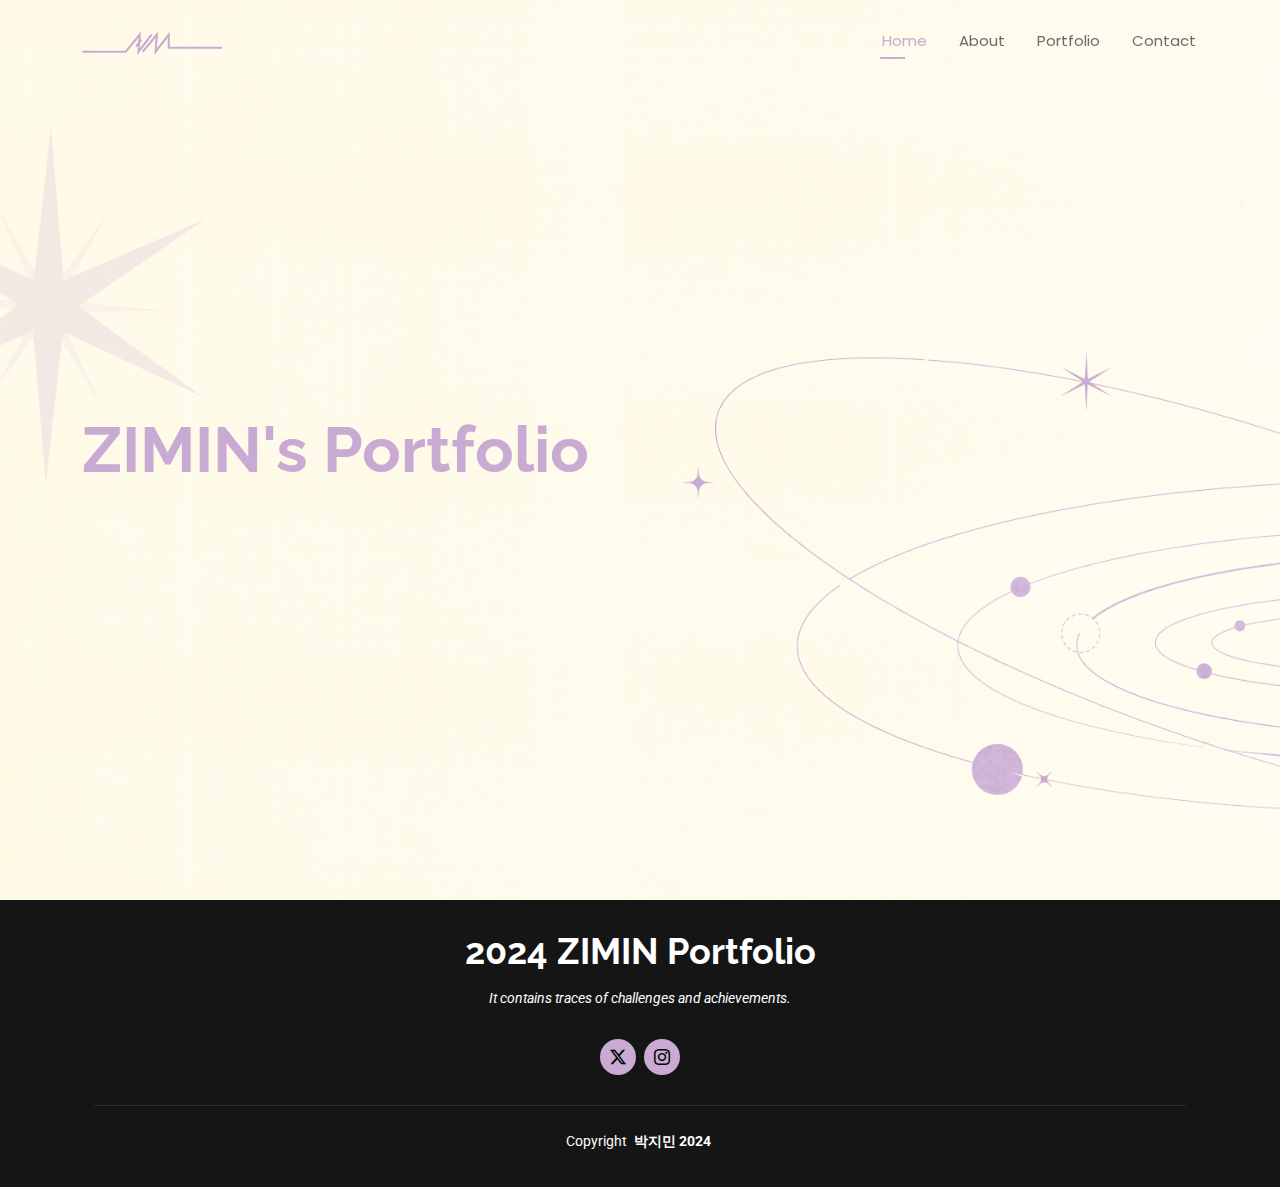
<file: index.html>
<!DOCTYPE html>
<html lang="ko">

<head>
  <meta charset="utf-8">
  <meta content="width=device-width, initial-scale=1.0" name="viewport">
  <title>박지민 포트폴리오</title>
  <meta name="description" content="박지민의 포트폴리오입니다.">
  <meta name="author" content="박지민">
  <meta name="keywords" content="HTML, CSS, JavaScript, BOOTSTRAP">
  <meta name="robots" content="noindex, nofollow">

  <!-- Favicons -->
  <link href="./images/pavi.png" rel="icon">
  <link href="./images/apple-touch-icon.png" rel="apple-touch-icon">

  <!-- Fonts -->
  <link href="https://fonts.googleapis.com" rel="preconnect">
  <link href="https://fonts.gstatic.com" rel="preconnect" crossorigin>
  <link
    href="https://fonts.googleapis.com/css2?family=Roboto:ital,wght@0,100;0,300;0,400;0,500;0,700;0,900;1,100;1,300;1,400;1,500;1,700;1,900&family=Poppins:ital,wght@0,100;0,200;0,300;0,400;0,500;0,600;0,700;0,800;0,900;1,100;1,200;1,300;1,400;1,500;1,600;1,700;1,800;1,900&family=Raleway:ital,wght@0,100;0,200;0,300;0,400;0,500;0,600;0,700;0,800;0,900;1,100;1,200;1,300;1,400;1,500;1,600;1,700;1,800;1,900&display=swap"
    rel="stylesheet">

  <!-- Vendor CSS Files -->
  <link href="./vendor/bootstrap/css/bootstrap.min.css" rel="stylesheet">
  <link href="./vendor/bootstrap-icons/bootstrap-icons.css" rel="stylesheet">
  <link href="./vendor/aos/aos.css" rel="stylesheet">
  <link href="./vendor/swiper/swiper-bundle.min.css" rel="stylesheet">
  <link href="./vendor/glightbox/css/glightbox.min.css" rel="stylesheet">

  <!-- Main CSS File -->
  <link href="./css/main.css" rel="stylesheet">

</head>

<body class="index-page">

  <header id="header" class="header d-flex align-items-center fixed-top">
    <div class="container-fluid container-xl position-relative d-flex align-items-center justify-content-between">

      <a href="index.html" class="logo d-flex align-items-center">
        <!-- Uncomment the line below if you also wish to use an image logo -->
        <!-- <img src="assets/img/logo.png" alt=""> -->
        <h1 class="sitename"><img src="./images/logo2.png" alt=""></h1> <!--내가만든이미지로바꿔넣기-->
      </a>

      <nav id="navmenu" class="navmenu">
        <ul>
          <li><a href="index.html" class="active">Home</a></li>
          <li><a href="about.html">About</a></li>
          <li><a href="portfolio.html">Portfolio</a></li>
          <li><a href="contact.html">Contact</a></li>
        </ul>
        <i class="mobile-nav-toggle d-xl-none bi bi-list"></i>
      </nav>

    </div>
  </header>

  <main class="main">

    <!-- Hero Section -->
    <section id="hero" class="hero section dark-background">

      <img src="./images/main7.png" alt="" data-aos="fade-in">

      <div class="container" data-aos="zoom-out" data-aos-delay="100">
        <h2 class="zimin">ZIMIN's Portfolio</h2>
        <!-- <p>I'm <span class="typed"
            data-typed-items="Graphic Designer, Developer, Freelancer, Motion Graphic Designer">"Designer</span><span
            class="typed-cursor typed-cursor--blink"></span></p> -->
        <!-- <div class="social-links">
          <a href="#"><i class="bi bi-twitter-x"></i></a>
          <a href="#"><i class="bi bi-facebook"></i></a>
          <a href="#"><i class="bi bi-instagram"></i></a>
          <a href="#"><i class="bi bi-linkedin"></i></a>
        </div> -->
      </div>

    </section><!-- /Hero Section -->

  </main>

  <footer id="footer" class="footer dark-background">
    <div class="container">
      <h3 class="sitename">2024 ZIMIN Portfolio</h3>
      <p>
        It contains traces of challenges and achievements.</p>
      <div class="social-links d-flex justify-content-center">
        <a href=""><i class="bi bi-twitter-x"></i></a>
        <a href="https://www.instagram.com/z1m_n" target="_blank"><i class="bi bi-instagram"></i></a>
      </div>
      <div class="container">
        <div class="copyright">
          <span>Copyright</span> <strong class="px-1 sitename">박지민 2024</strong>
        </div>
        <div class="credits">

        </div>
      </div>
    </div>
  </footer>

  <!-- Scroll Top -->
  <a href="#" id="scroll-top" class="scroll-top d-flex align-items-center justify-content-center"><i
      class="bi bi-arrow-up-short"></i></a>

  <!-- Preloader -->
  <div id="preloader"></div>

  <!-- Vendor JS Files -->
  <script src="./vendor/bootstrap/js/bootstrap.bundle.min.js"></script>
  <script src="./vendor/php-email-form/validate.js"></script>
  <script src="./vendor/aos/aos.js"></script>
  <script src="./vendor/typed.js/typed.umd.js"></script>
  <script src="./vendor/purecounter/purecounter_vanilla.js"></script>
  <script src="./vendor/waypoints/noframework.waypoints.js"></script>
  <script src="./vendor/swiper/swiper-bundle.min.js"></script>
  <script src="./vendor/glightbox/js/glightbox.min.js"></script>
  <script src="./vendor/imagesloaded/imagesloaded.pkgd.min.js"></script>
  <script src="./vendor/isotope-layout/isotope.pkgd.min.js"></script>

  <!-- Main JS File -->
  <script src="./js/main.js"></script>

</body>

</html>
</file>
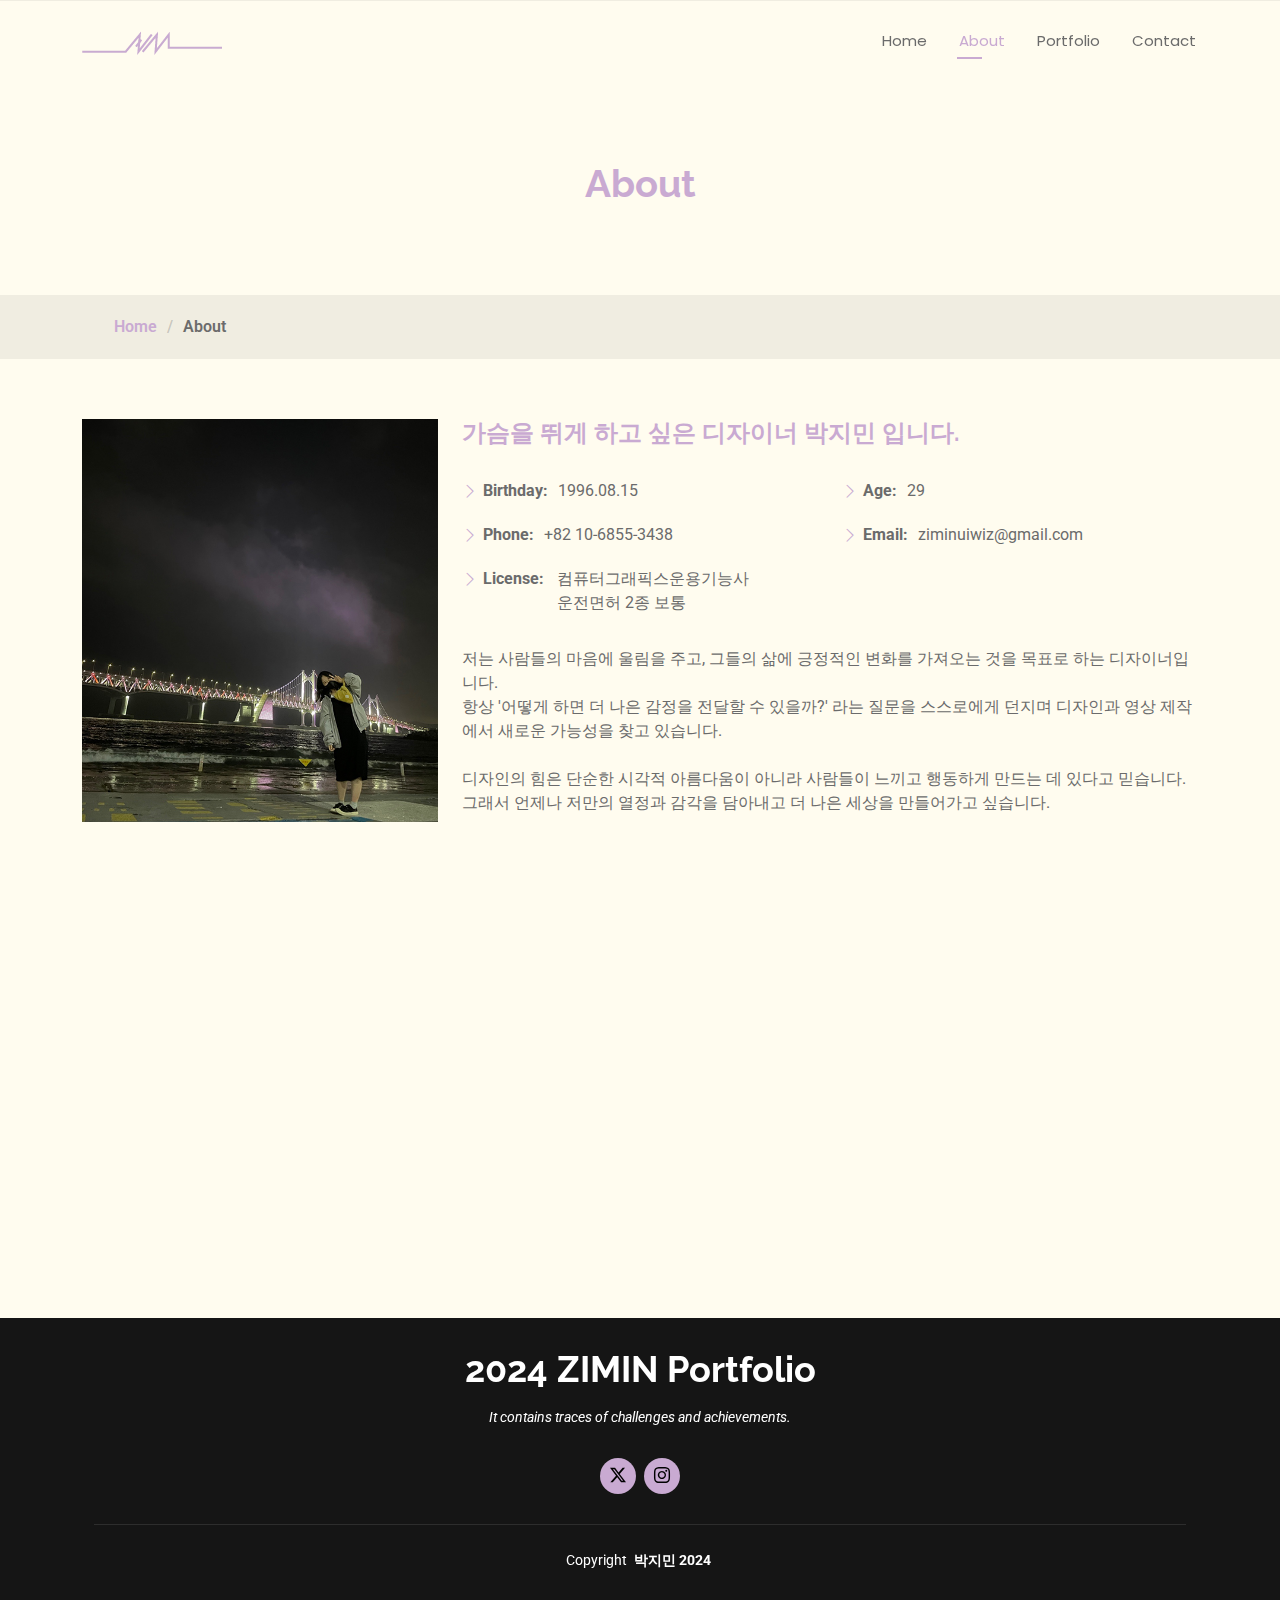
<file: about.html>
<!DOCTYPE html>
<html lang="ko">

<head>
  <meta charset="utf-8">
  <meta content="width=device-width, initial-scale=1.0" name="viewport">
  <title>박지민 포트폴리오</title>
  <meta name="description" content="박지민의 포트폴리오입니다.">
  <meta name="author" content="박지민">
  <meta name="keywords" content="HTML, CSS, JavaScript, BOOTSTRAP">
  <meta name="robots" content="noindex, nofollow">

  <!-- Favicons -->
  <link href="./images/pavi.png" rel="icon">
  <link href="./images/apple-touch-icon.png" rel="apple-touch-icon">

  <!-- Fonts -->
  <link href="https://fonts.googleapis.com" rel="preconnect">
  <link href="https://fonts.gstatic.com" rel="preconnect" crossorigin>
  <link
    href="https://fonts.googleapis.com/css2?family=Roboto:ital,wght@0,100;0,300;0,400;0,500;0,700;0,900;1,100;1,300;1,400;1,500;1,700;1,900&family=Poppins:ital,wght@0,100;0,200;0,300;0,400;0,500;0,600;0,700;0,800;0,900;1,100;1,200;1,300;1,400;1,500;1,600;1,700;1,800;1,900&family=Raleway:ital,wght@0,100;0,200;0,300;0,400;0,500;0,600;0,700;0,800;0,900;1,100;1,200;1,300;1,400;1,500;1,600;1,700;1,800;1,900&display=swap"
    rel="stylesheet">

  <!-- Vendor CSS Files -->
  <link href="./vendor/bootstrap/css/bootstrap.min.css" rel="stylesheet">
  <link href="./vendor/bootstrap-icons/bootstrap-icons.css" rel="stylesheet">
  <link href="./vendor/aos/aos.css" rel="stylesheet">
  <link href="./vendor/swiper/swiper-bundle.min.css" rel="stylesheet">
  <link href="./vendor/glightbox/css/glightbox.min.css" rel="stylesheet">

  <!-- Main CSS File -->
  <link href="./css/main.css" rel="stylesheet">

</head>

<body class="index-page">

  <header id="header" class="header d-flex align-items-center fixed-top">
    <div class="container-fluid container-xl position-relative d-flex align-items-center justify-content-between">

      <a href="index.html" class="logo d-flex align-items-center">
        <!-- Uncomment the line below if you also wish to use an image logo -->
        <!-- <img src="assets/img/logo.png" alt=""> -->
        <h1 class="sitename"><img src="./images/logo2.png" alt=""></h1> <!--내가만든이미지로바꿔넣기-->
      </a>

      <nav id="navmenu" class="navmenu">
        <ul>
          <li><a href="index.html">Home</a></li>
          <li><a href="about.html" class="active">About</a></li>
          <li><a href="portfolio.html">Portfolio</a></li>
          <li><a href="contact.html">Contact</a></li>
        </ul>
        <i class="mobile-nav-toggle d-xl-none bi bi-list"></i>
      </nav>

    </div>
  </header>
  <main class="main">

    <!-- Page Title -->
    <div class="page-title" data-aos="fade">
      <div class="heading">
        <div class="container">
          <div class="row d-flex justify-content-center text-center">
            <div class="col-lg-8">
              <h1>About</h1>
              <!-- <p class="mb-0">Odio et unde deleniti. Deserunt numquam exercitationem. Officiis quo odio sint voluptas
                consequatur ut a odio voluptatem. Sit dolorum debitis veritatis natus dolores. Quasi ratione sint. Sit
                quaerat ipsum dolorem.</p> -->
            </div>
          </div>
        </div>
      </div>
      <nav class="breadcrumbs"> <!-- home > about  메뉴 내비게이션 -->
        <div class="container">
          <ol>
            <li><a href="index.html">Home</a></li>
            <li class="current">About</li>
          </ol>
        </div>
      </nav>
    </div><!-- End Page Title -->

    <!-- About Section -->
    <section id="about" class="about section">

      <div class="container" data-aos="fade-up" data-aos-delay="100">

        <div class="row gy-4 justify-content-center">
          <div class="col-lg-4">
            <img src="./images/profile.png" class="img-fluid" alt="">
          </div>
          <div class="col-lg-8 content">
            <h2>가슴을 뛰게 하고 싶은 디자이너 박지민 입니다.</h2> <!-- 이름이랑 이것저것 고치기 -->
            <!-- <p class="fst-italic py-3">
              Lorem ipsum dolor sit amet, consectetur adipiscing elit, sed do eiusmod tempor incididunt ut labore et
              dolore
              magna aliqua.
            </p> -->
            <br>
            <div class="row">
              <div class="col-lg-6">
                <ul>
                  <li><i class="bi bi-chevron-right"></i> <strong>Birthday:</strong> <span>1996.08.15</span></li>
                  <li><i class="bi bi-chevron-right"></i> <strong>Phone:</strong> <span>+82 10-6855-3438</span></li>
                  <div class="row">
                    <div class=" col-lg-3">
                      <li><i class="bi bi-chevron-right"></i> <strong>License:</strong>
                    </div>
                    <div class="col-lg-9 justiy-content-start">
                      컴퓨터그래픽스운용기능사 <br>
                      운전면허 2종 보통
                    </div>
                  </div>

                  </li>
                </ul>
              </div>
              <div class="col-lg-6">
                <ul>
                  <li><i class="bi bi-chevron-right"></i> <strong>Age:</strong> <span>29</span></li>
                  <li><i class="bi bi-chevron-right"></i> <strong>Email:</strong> <span>ziminuiwiz@gmail.com</span></li>
                </ul>
              </div>
            </div>
            <p class="py-3">
              저는 사람들의 마음에 울림을 주고, 그들의 삶에 긍정적인 변화를 가져오는 것을 목표로 하는 디자이너입니다. <br>
              항상 '어떻게 하면 더 나은 감정을 전달할 수 있을까?' 라는 질문을 스스로에게 던지며 디자인과 영상 제작에서 새로운 가능성을 찾고 있습니다. <br>
              <br>
              디자인의 힘은 단순한 시각적 아름다움이 아니라 사람들이 느끼고 행동하게 만드는 데 있다고 믿습니다.<br>그래서 언제나 저만의 열정과 감각을 담아내고 더 나은 세상을
              만들어가고 싶습니다.
            </p>
          </div>
        </div>

      </div>

    </section><!-- /About Section -->

    <!-- Skills Section -->
    <section id="skills" class="skills section">

      <!-- Section Title -->
      <div class="container section-title" data-aos="fade-up">
        <h2>Skills</h2>
        <div><span>My</span> <span class="description-title">Skills</span></div>
      </div><!-- End Section Title -->

      <div class="container" data-aos="fade-up" data-aos-delay="100">

        <div class="row skills-content skills-animation">

          <div class="col-lg-6">

            <div class="progress">
              <span class="skill"><span>Photoshop</span> <i class="val">95%</i></span>
              <div class="progress-bar-wrap">
                <div class="progress-bar" role="progressbar" aria-valuenow="95" aria-valuemin="0" aria-valuemax="100">
                </div>
              </div>
            </div><!-- End Skills Item -->

            <div class="progress">
              <span class="skill"><span>Premiere Pro</span> <i class="val">90%</i></span>
              <div class="progress-bar-wrap">
                <div class="progress-bar" role="progressbar" aria-valuenow="90" aria-valuemin="0" aria-valuemax="100">
                </div>
              </div>
            </div><!-- End Skills Item -->

            <div class="progress">
              <span class="skill"><span>Figma</span> <i class="val">90%</i></span>
              <div class="progress-bar-wrap">
                <div class="progress-bar" role="progressbar" aria-valuenow="90" aria-valuemin="0" aria-valuemax="100">
                </div>
              </div>
            </div><!-- End Skills Item -->

          </div>

          <div class="col-lg-6">

            <div class="progress">
              <span class="skill"><span>Illustration</span> <i class="val">90%</i></span>
              <div class="progress-bar-wrap">
                <div class="progress-bar" role="progressbar" aria-valuenow="90" aria-valuemin="0" aria-valuemax="100">
                </div>
              </div>
            </div><!-- End Skills Item -->

            <div class="progress">
              <span class="skill"><span>After Effect</span> <i class="val">90%</i></span>
              <div class="progress-bar-wrap">
                <div class="progress-bar" role="progressbar" aria-valuenow="90" aria-valuemin="0" aria-valuemax="100">
                </div>
              </div>
            </div><!-- End Skills Item -->

          </div>

        </div>

      </div>

    </section><!-- /Skills Section -->


  </main>

  <footer id="footer" class="footer dark-background">
    <div class="container">
      <h3 class="sitename">2024 ZIMIN Portfolio</h3>
      <p>
        It contains traces of challenges and achievements.</p>
      <div class="social-links d-flex justify-content-center">
        <a href=""><i class="bi bi-twitter-x"></i></a>
        <a href="https://www.instagram.com/z1m_n" target="_blank"><i class="bi bi-instagram"></i></a>
      </div>
      <div class="container">
        <div class="copyright">
          <span>Copyright</span> <strong class="px-1 sitename">박지민 2024</strong>
        </div>
        <div class="credits">

        </div>
      </div>
    </div>
  </footer>

  <!-- Scroll Top -->
  <a href="#" id="scroll-top" class="scroll-top d-flex align-items-center justify-content-center"><i
      class="bi bi-arrow-up-short"></i></a>

  <!-- Preloader -->
  <div id="preloader"></div>

  <!-- Vendor JS Files -->
  <script src="./vendor/bootstrap/js/bootstrap.bundle.min.js"></script>
  <script src="./vendor/php-email-form/validate.js"></script>
  <script src="./vendor/aos/aos.js"></script>
  <script src="./vendor/typed.js/typed.umd.js"></script>
  <script src="./vendor/purecounter/purecounter_vanilla.js"></script>
  <script src="./vendor/waypoints/noframework.waypoints.js"></script>
  <script src="./vendor/swiper/swiper-bundle.min.js"></script>
  <script src="./vendor/glightbox/js/glightbox.min.js"></script>
  <script src="./vendor/imagesloaded/imagesloaded.pkgd.min.js"></script>
  <script src="./vendor/isotope-layout/isotope.pkgd.min.js"></script>

  <!-- Main JS File -->
  <script src="./js/main.js"></script>

</body>

</html>
</file>
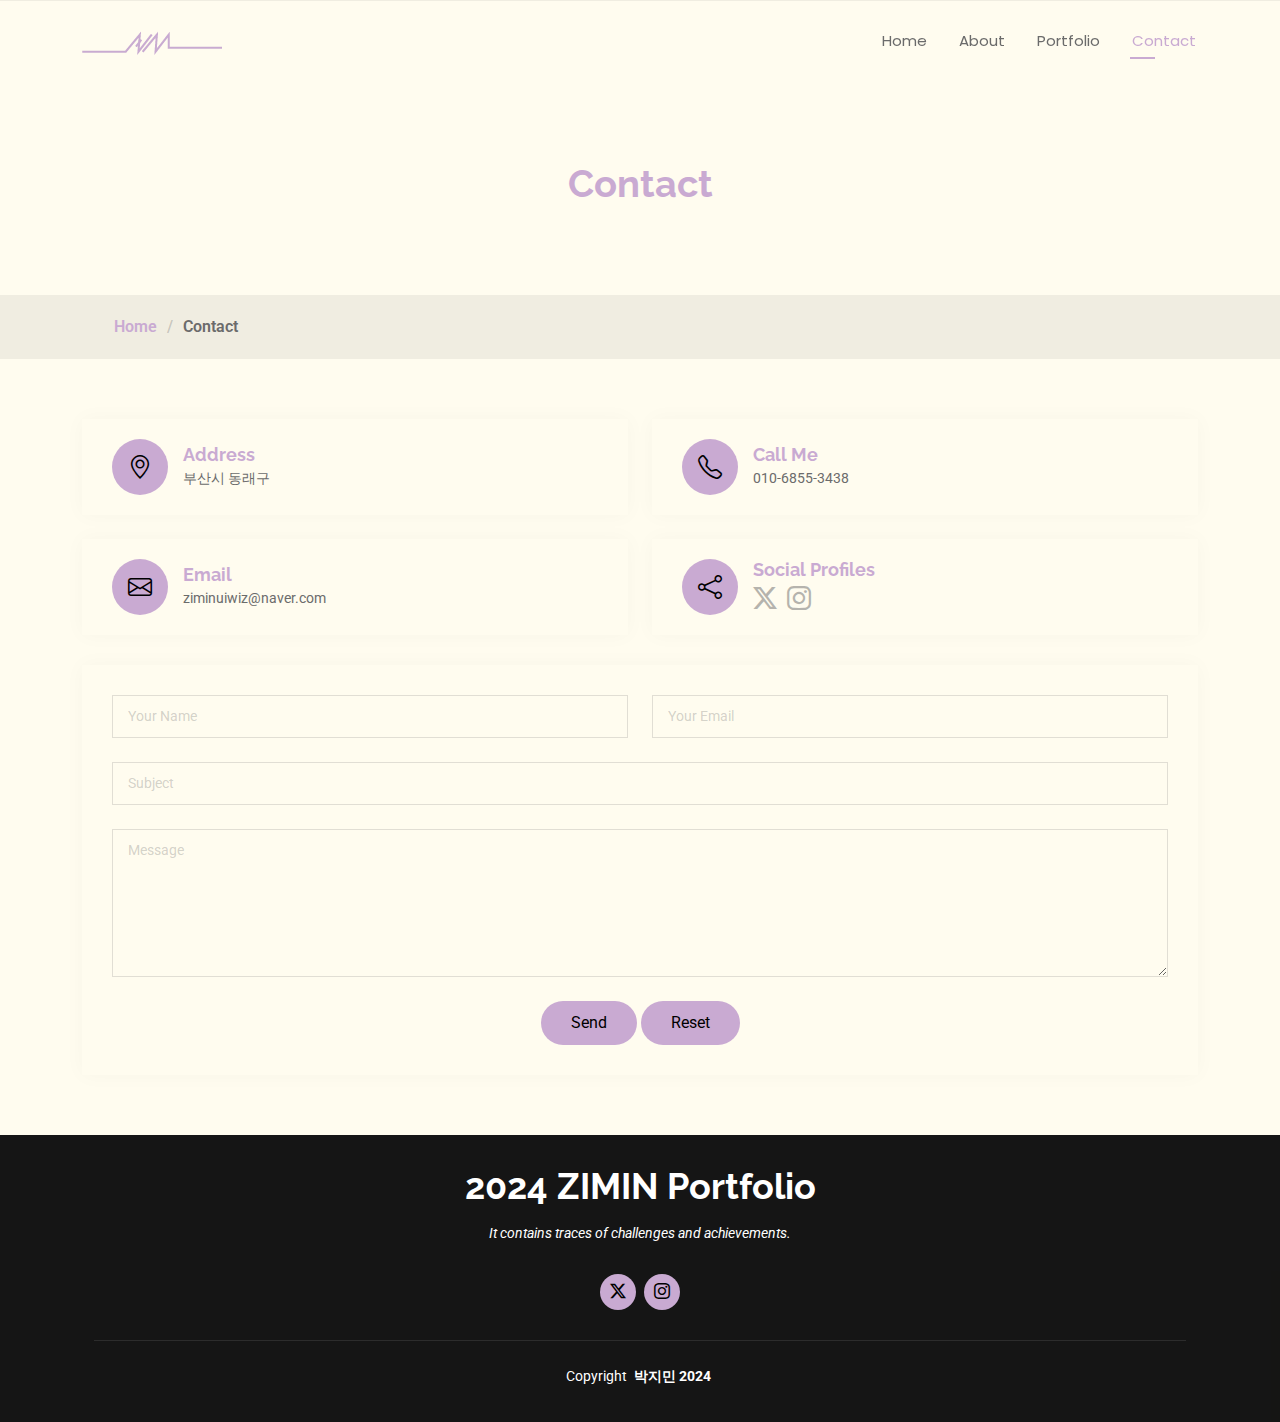
<file: contact.html>
<!DOCTYPE html>
<html lang="ko">

<head>
  <meta charset="utf-8">
  <meta content="width=device-width, initial-scale=1.0" name="viewport">
  <title>박지민 포트폴리오</title>
  <meta name="description" content="박지민의 포트폴리오입니다.">
  <meta name="author" content="박지민">
  <meta name="keywords" content="HTML, CSS, JavaScript, BOOTSTRAP">
  <meta name="robots" content="noindex, nofollow">

  <!-- Favicons -->
  <link href="./images/favicon.png" rel="icon">
  <link href="./images/apple-touch-icon.png" rel="apple-touch-icon">

  <!-- Fonts -->
  <link href="https://fonts.googleapis.com" rel="preconnect">
  <link href="https://fonts.gstatic.com" rel="preconnect" crossorigin>
  <link
    href="https://fonts.googleapis.com/css2?family=Roboto:ital,wght@0,100;0,300;0,400;0,500;0,700;0,900;1,100;1,300;1,400;1,500;1,700;1,900&family=Poppins:ital,wght@0,100;0,200;0,300;0,400;0,500;0,600;0,700;0,800;0,900;1,100;1,200;1,300;1,400;1,500;1,600;1,700;1,800;1,900&family=Raleway:ital,wght@0,100;0,200;0,300;0,400;0,500;0,600;0,700;0,800;0,900;1,100;1,200;1,300;1,400;1,500;1,600;1,700;1,800;1,900&display=swap"
    rel="stylesheet">

  <!-- Vendor CSS Files -->
  <link href="./vendor/bootstrap/css/bootstrap.min.css" rel="stylesheet">
  <link href="./vendor/bootstrap-icons/bootstrap-icons.css" rel="stylesheet">
  <link href="./vendor/aos/aos.css" rel="stylesheet">
  <link href="./vendor/swiper/swiper-bundle.min.css" rel="stylesheet">
  <link href="./vendor/glightbox/css/glightbox.min.css" rel="stylesheet">

  <!-- Main CSS File -->
  <link href="./css/main.css" rel="stylesheet">

</head>

<body class="index-page">

  <header id="header" class="header d-flex align-items-center fixed-top">
    <div class="container-fluid container-xl position-relative d-flex align-items-center justify-content-between">

      <a href="index.html" class="logo d-flex align-items-center">
        <!-- Uncomment the line below if you also wish to use an image logo -->
        <!-- <img src="assets/img/logo.png" alt=""> -->
        <h1 class="sitename"><img src="./images/logo2.png" alt=""></h1> <!--내가만든이미지로바꿔넣기-->
      </a>

      <nav id="navmenu" class="navmenu">
        <ul>
          <li><a href="index.html">Home</a></li>
          <li><a href="about.html">About</a></li>
          <li><a href="portfolio.html">Portfolio</a></li>
          <li><a href="contact.html" class="active">Contact</a></li>
        </ul>
        <i class="mobile-nav-toggle d-xl-none bi bi-list"></i>
      </nav>

    </div>
  </header>

  <main class="main">

    <!-- Page Title -->
    <div class="page-title" data-aos="fade">
      <div class="heading">
        <div class="container">
          <div class="row d-flex justify-content-center text-center">
            <div class="col-lg-8">
              <h1>Contact</h1>
            </div>
          </div>
        </div>
      </div>
      <nav class="breadcrumbs">
        <div class="container">
          <ol>
            <li><a href="index.html">Home</a></li>
            <li class="current">Contact</li>
          </ol>
        </div>
      </nav>
    </div><!-- End Page Title -->

    <!-- Contact Section -->
    <section id="contact" class="contact section">

      <div class="container" data-aos="fade-up" data-aos-delay="100">

        <div class="row gy-4">

          <div class="col-md-6">
            <div class="info-item d-flex align-items-center" data-aos="fade-up" data-aos-delay="200">
              <i class="icon bi bi-geo-alt flex-shrink-0"></i>
              <div>
                <h3>Address</h3>
                <p>부산시 동래구</p>
              </div>
            </div>
          </div><!-- End Info Item -->

          <div class="col-md-6">
            <div class="info-item d-flex align-items-center" data-aos="fade-up" data-aos-delay="300">
              <i class="icon bi bi-telephone flex-shrink-0"></i>
              <div>
                <h3>Call Me</h3>
                <p>010-6855-3438</p>
              </div>
            </div>
          </div><!-- End Info Item -->

          <div class="col-md-6">
            <div class="info-item d-flex align-items-center" data-aos="fade-up" data-aos-delay="400">
              <i class="icon bi bi-envelope flex-shrink-0"></i>
              <div>
                <h3>Email</h3>
                <p>ziminuiwiz@naver.com</p>
              </div>
            </div>
          </div><!-- End Info Item -->

          <div class="col-md-6">
            <div class="info-item d-flex align-items-center" data-aos="fade-up" data-aos-delay="500">
              <i class="icon bi bi-share flex-shrink-0"></i>
              <div>
                <h3>Social Profiles</h3>
                <div class="social-links">
                  <a href="#"><i class="bi bi-twitter-x"></i></a>
                  <a href="https://www.instagram.com/z1m_n" target="_blank"><i class="bi bi-instagram"></i></a>
                </div>
              </div>
            </div>
          </div><!-- End Info Item -->

        </div>

        <form class="php-email-form" data-aos="fade-up" data-aos-delay="600">
          <div class="row gy-4">

            <div class="col-md-6">
              <input type="text" name="name" class="form-control" placeholder="Your Name" required="">
            </div>

            <div class="col-md-6 ">
              <input type="email" class="form-control" name="email" placeholder="Your Email" required="">
            </div>

            <div class="col-md-12">
              <input type="text" class="form-control" name="subject" placeholder="Subject" required="">
            </div>

            <div class="col-md-12">
              <textarea class="form-control" name="message" rows="6" placeholder="Message" required=""></textarea>
            </div>

            <div class="col-md-12 text-center">
              <button type="submit">Send</button>
              <button type="reset">Reset</button>
            </div>

          </div>
        </form><!-- End Contact Form -->

      </div>

    </section><!-- /Contact Section -->

  </main>

  <footer id="footer" class="footer dark-background">
    <div class="container">
      <h3 class="sitename">2024 ZIMIN Portfolio</h3>
      <p>
        It contains traces of challenges and achievements.</p>
      <div class="social-links d-flex justify-content-center">
        <a href=""><i class="bi bi-twitter-x"></i></a>
        <a href="https://www.instagram.com/z1m_n" target="_blank"><i class="bi bi-instagram"></i></a>
      </div>
      <div class="container">
        <div class="copyright">
          <span>Copyright</span> <strong class="px-1 sitename">박지민 2024</strong>
        </div>
        <div class="credits">

        </div>
      </div>
    </div>
  </footer>

  <!-- Scroll Top -->
  <a href="#" id="scroll-top" class="scroll-top d-flex align-items-center justify-content-center"><i
      class="bi bi-arrow-up-short"></i></a>

  <!-- Preloader -->
  <div id="preloader"></div>

  <!-- Vendor JS Files -->
  <script src="./vendor/bootstrap/js/bootstrap.bundle.min.js"></script>
  <script src="./vendor/php-email-form/validate.js"></script>
  <script src="./vendor/aos/aos.js"></script>
  <script src="./vendor/typed.js/typed.umd.js"></script>
  <script src="./vendor/purecounter/purecounter_vanilla.js"></script>
  <script src="./vendor/waypoints/noframework.waypoints.js"></script>
  <script src="./vendor/swiper/swiper-bundle.min.js"></script>
  <script src="./vendor/glightbox/js/glightbox.min.js"></script>
  <script src="./vendor/imagesloaded/imagesloaded.pkgd.min.js"></script>
  <script src="./vendor/isotope-layout/isotope.pkgd.min.js"></script>

  <!-- Main JS File -->
  <script src="./js/main.js"></script>

</body>

</html>
</file>
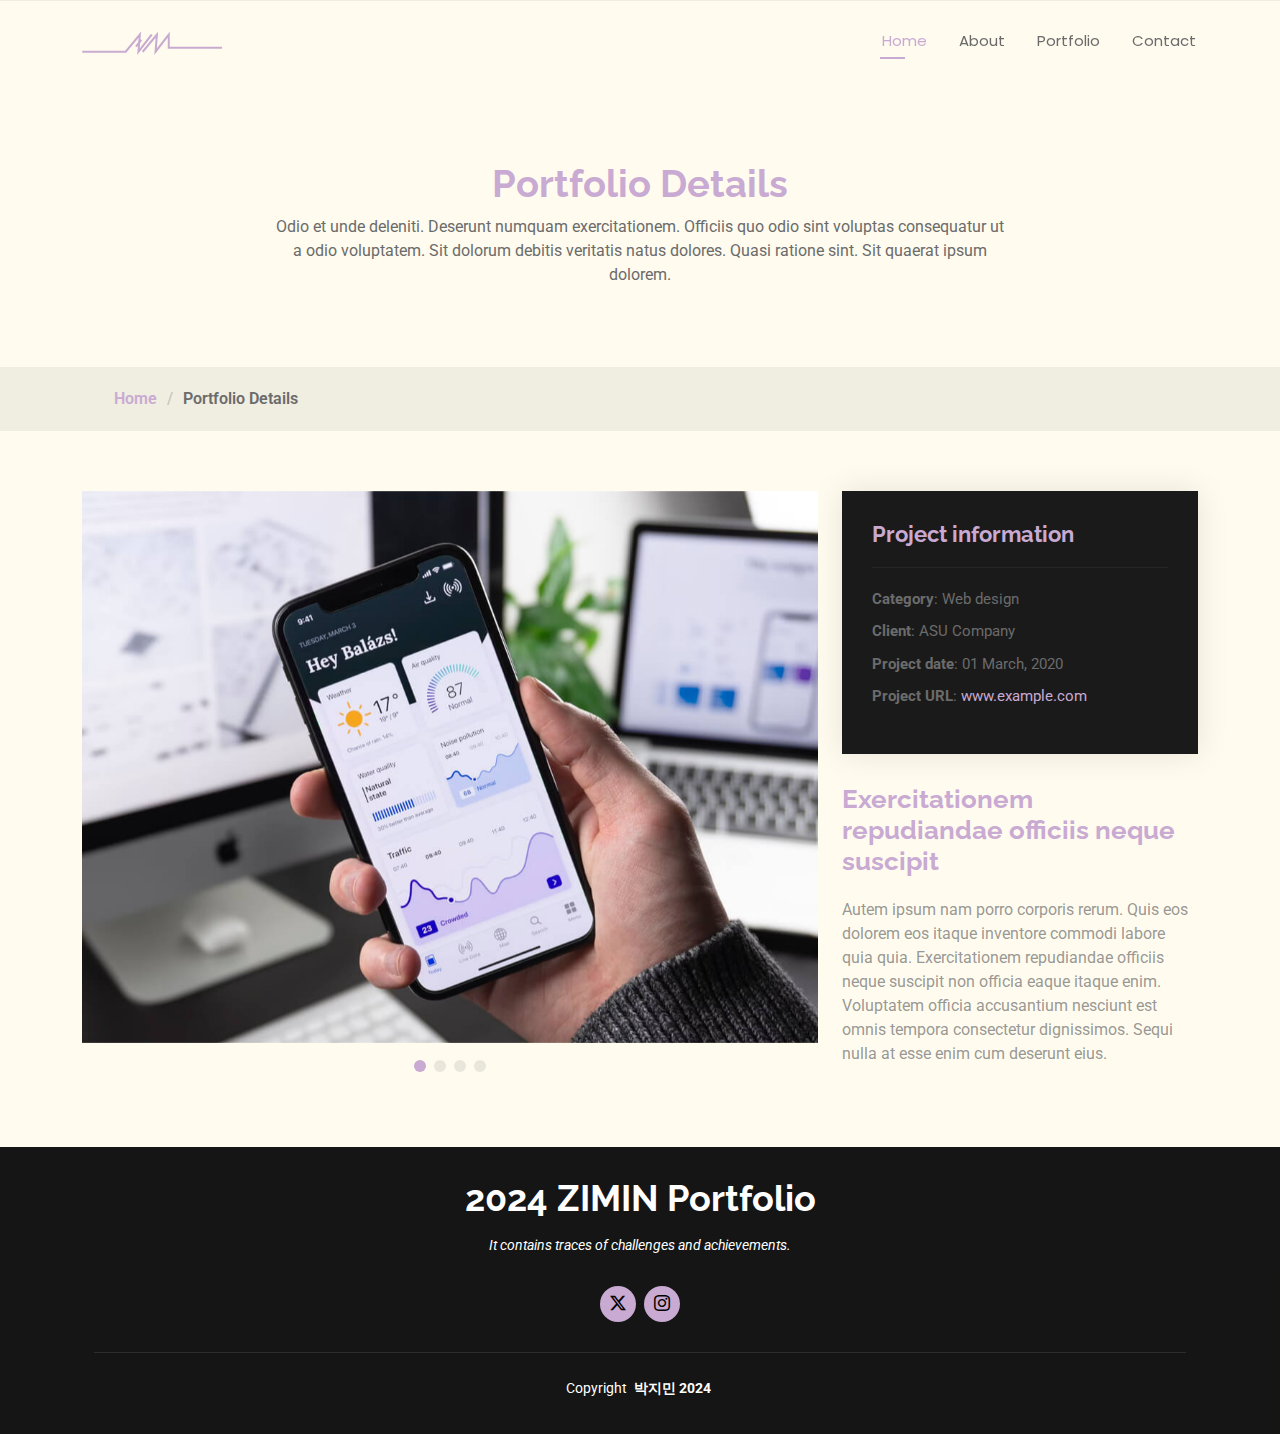
<file: portfolio-details.html>
<!DOCTYPE html>
<html lang="ko">

<head>
  <meta charset="utf-8">
  <meta content="width=device-width, initial-scale=1.0" name="viewport">
  <title>박지민 포트폴리오</title>
  <meta name="description" content="박지민의 포트폴리오입니다.">
  <meta name="author" content="박지민">
  <meta name="keywords" content="HTML, CSS, JavaScript, BOOTSTRAP">
  <meta name="robots" content="noindex, nofollow">

  <!-- Favicons -->
  <link href="./images/pavi.png" rel="icon">
  <link href="./images/apple-touch-icon.png" rel="apple-touch-icon">

  <!-- Fonts -->
  <link href="https://fonts.googleapis.com" rel="preconnect">
  <link href="https://fonts.gstatic.com" rel="preconnect" crossorigin>
  <link
    href="https://fonts.googleapis.com/css2?family=Roboto:ital,wght@0,100;0,300;0,400;0,500;0,700;0,900;1,100;1,300;1,400;1,500;1,700;1,900&family=Poppins:ital,wght@0,100;0,200;0,300;0,400;0,500;0,600;0,700;0,800;0,900;1,100;1,200;1,300;1,400;1,500;1,600;1,700;1,800;1,900&family=Raleway:ital,wght@0,100;0,200;0,300;0,400;0,500;0,600;0,700;0,800;0,900;1,100;1,200;1,300;1,400;1,500;1,600;1,700;1,800;1,900&display=swap"
    rel="stylesheet">

  <!-- Vendor CSS Files -->
  <link href="./vendor/bootstrap/css/bootstrap.min.css" rel="stylesheet">
  <link href="./vendor/bootstrap-icons/bootstrap-icons.css" rel="stylesheet">
  <link href="./vendor/aos/aos.css" rel="stylesheet">
  <link href="./vendor/swiper/swiper-bundle.min.css" rel="stylesheet">
  <link href="./vendor/glightbox/css/glightbox.min.css" rel="stylesheet">

  <!-- Main CSS File -->
  <link href="./css/main.css" rel="stylesheet">

</head>

<body class="index-page">

  <header id="header" class="header d-flex align-items-center fixed-top">
    <div class="container-fluid container-xl position-relative d-flex align-items-center justify-content-between">

      <a href="index.html" class="logo d-flex align-items-center">
        <!-- Uncomment the line below if you also wish to use an image logo -->
        <!-- <img src="assets/img/logo.png" alt=""> -->
        <h1 class="sitename"><img src="./images/logo2.png" alt=""></h1> <!--내가만든이미지로바꿔넣기-->
      </a>

      <nav id="navmenu" class="navmenu">
        <ul>
          <li><a href="index.html" class="active">Home</a></li>
          <li><a href="about.html">About</a></li>
          <li><a href="portfolio.html">Portfolio</a></li>
          <li><a href="contact.html">Contact</a></li>
        </ul>
        <i class="mobile-nav-toggle d-xl-none bi bi-list"></i>
      </nav>

    </div>
  </header>

  <main class="main">

    <!-- Page Title -->
    <div class="page-title" data-aos="fade">
      <div class="heading">
        <div class="container">
          <div class="row d-flex justify-content-center text-center">
            <div class="col-lg-8">
              <h1>Portfolio Details</h1>
              <p class="mb-0">Odio et unde deleniti. Deserunt numquam exercitationem. Officiis quo odio sint voluptas
                consequatur ut a odio voluptatem. Sit dolorum debitis veritatis natus dolores. Quasi ratione sint. Sit
                quaerat ipsum dolorem.</p>
            </div>
          </div>
        </div>
      </div>
      <nav class="breadcrumbs">
        <div class="container">
          <ol>
            <li><a href="index.html">Home</a></li>
            <li class="current">Portfolio Details</li>
          </ol>
        </div>
      </nav>
    </div><!-- End Page Title -->

    <!-- Portfolio Details Section -->
    <section id="portfolio-details" class="portfolio-details section">

      <div class="container" data-aos="fade-up" data-aos-delay="100">

        <div class="row gy-4">

          <div class="col-lg-8">
            <div class="portfolio-details-slider swiper init-swiper">

              <script type="application/json" class="swiper-config">
                {
                  "loop": true,
                  "speed": 600,
                  "autoplay": {
                    "delay": 5000
                  },
                  "slidesPerView": "auto",
                  "pagination": {
                    "el": ".swiper-pagination",
                    "type": "bullets",
                    "clickable": true
                  }
                }
              </script>

              <div class="swiper-wrapper align-items-center">

                <div class="swiper-slide">
                  <img src="assets/img/portfolio/app-1.jpg" alt="">
                </div>

                <div class="swiper-slide">
                  <img src="assets/img/portfolio/product-1.jpg" alt="">
                </div>

                <div class="swiper-slide">
                  <img src="assets/img/portfolio/branding-1.jpg" alt="">
                </div>

                <div class="swiper-slide">
                  <img src="assets/img/portfolio/books-1.jpg" alt="">
                </div>

              </div>
              <div class="swiper-pagination"></div>
            </div>
          </div>

          <div class="col-lg-4">
            <div class="portfolio-info" data-aos="fade-up" data-aos-delay="200">
              <h3>Project information</h3>
              <ul>
                <li><strong>Category</strong>: Web design</li>
                <li><strong>Client</strong>: ASU Company</li>
                <li><strong>Project date</strong>: 01 March, 2020</li>
                <li><strong>Project URL</strong>: <a href="#">www.example.com</a></li>
              </ul>
            </div>
            <div class="portfolio-description" data-aos="fade-up" data-aos-delay="300">
              <h2>Exercitationem repudiandae officiis neque suscipit</h2>
              <p>
                Autem ipsum nam porro corporis rerum. Quis eos dolorem eos itaque inventore commodi labore quia quia.
                Exercitationem repudiandae officiis neque suscipit non officia eaque itaque enim. Voluptatem officia
                accusantium nesciunt est omnis tempora consectetur dignissimos. Sequi nulla at esse enim cum deserunt
                eius.
              </p>
            </div>
          </div>

        </div>

      </div>

    </section><!-- /Portfolio Details Section -->

  </main>

  <footer id="footer" class="footer dark-background">
    <div class="container">
      <h3 class="sitename">2024 ZIMIN Portfolio</h3>
      <p>
        It contains traces of challenges and achievements.</p>
      <div class="social-links d-flex justify-content-center">
        <a href=""><i class="bi bi-twitter-x"></i></a>
        <a href=""><i class="bi bi-instagram"></i></a>
      </div>
      <div class="container">
        <div class="copyright">
          <span>Copyright</span> <strong class="px-1 sitename">박지민 2024</strong>
        </div>
        <div class="credits">

        </div>
      </div>
    </div>
  </footer>

  <!-- Scroll Top -->
  <a href="#" id="scroll-top" class="scroll-top d-flex align-items-center justify-content-center"><i
      class="bi bi-arrow-up-short"></i></a>

  <!-- Preloader -->
  <div id="preloader"></div>

  <!-- Vendor JS Files -->
  <script src="./vendor/bootstrap/js/bootstrap.bundle.min.js"></script>
  <script src="./vendor/php-email-form/validate.js"></script>
  <script src="./vendor/aos/aos.js"></script>
  <script src="./vendor/typed.js/typed.umd.js"></script>
  <script src="./vendor/purecounter/purecounter_vanilla.js"></script>
  <script src="./vendor/waypoints/noframework.waypoints.js"></script>
  <script src="./vendor/swiper/swiper-bundle.min.js"></script>
  <script src="./vendor/glightbox/js/glightbox.min.js"></script>
  <script src="./vendor/imagesloaded/imagesloaded.pkgd.min.js"></script>
  <script src="./vendor/isotope-layout/isotope.pkgd.min.js"></script>

  <!-- Main JS File -->
  <script src="./js/main.js"></script>

</body>

</html>
</file>
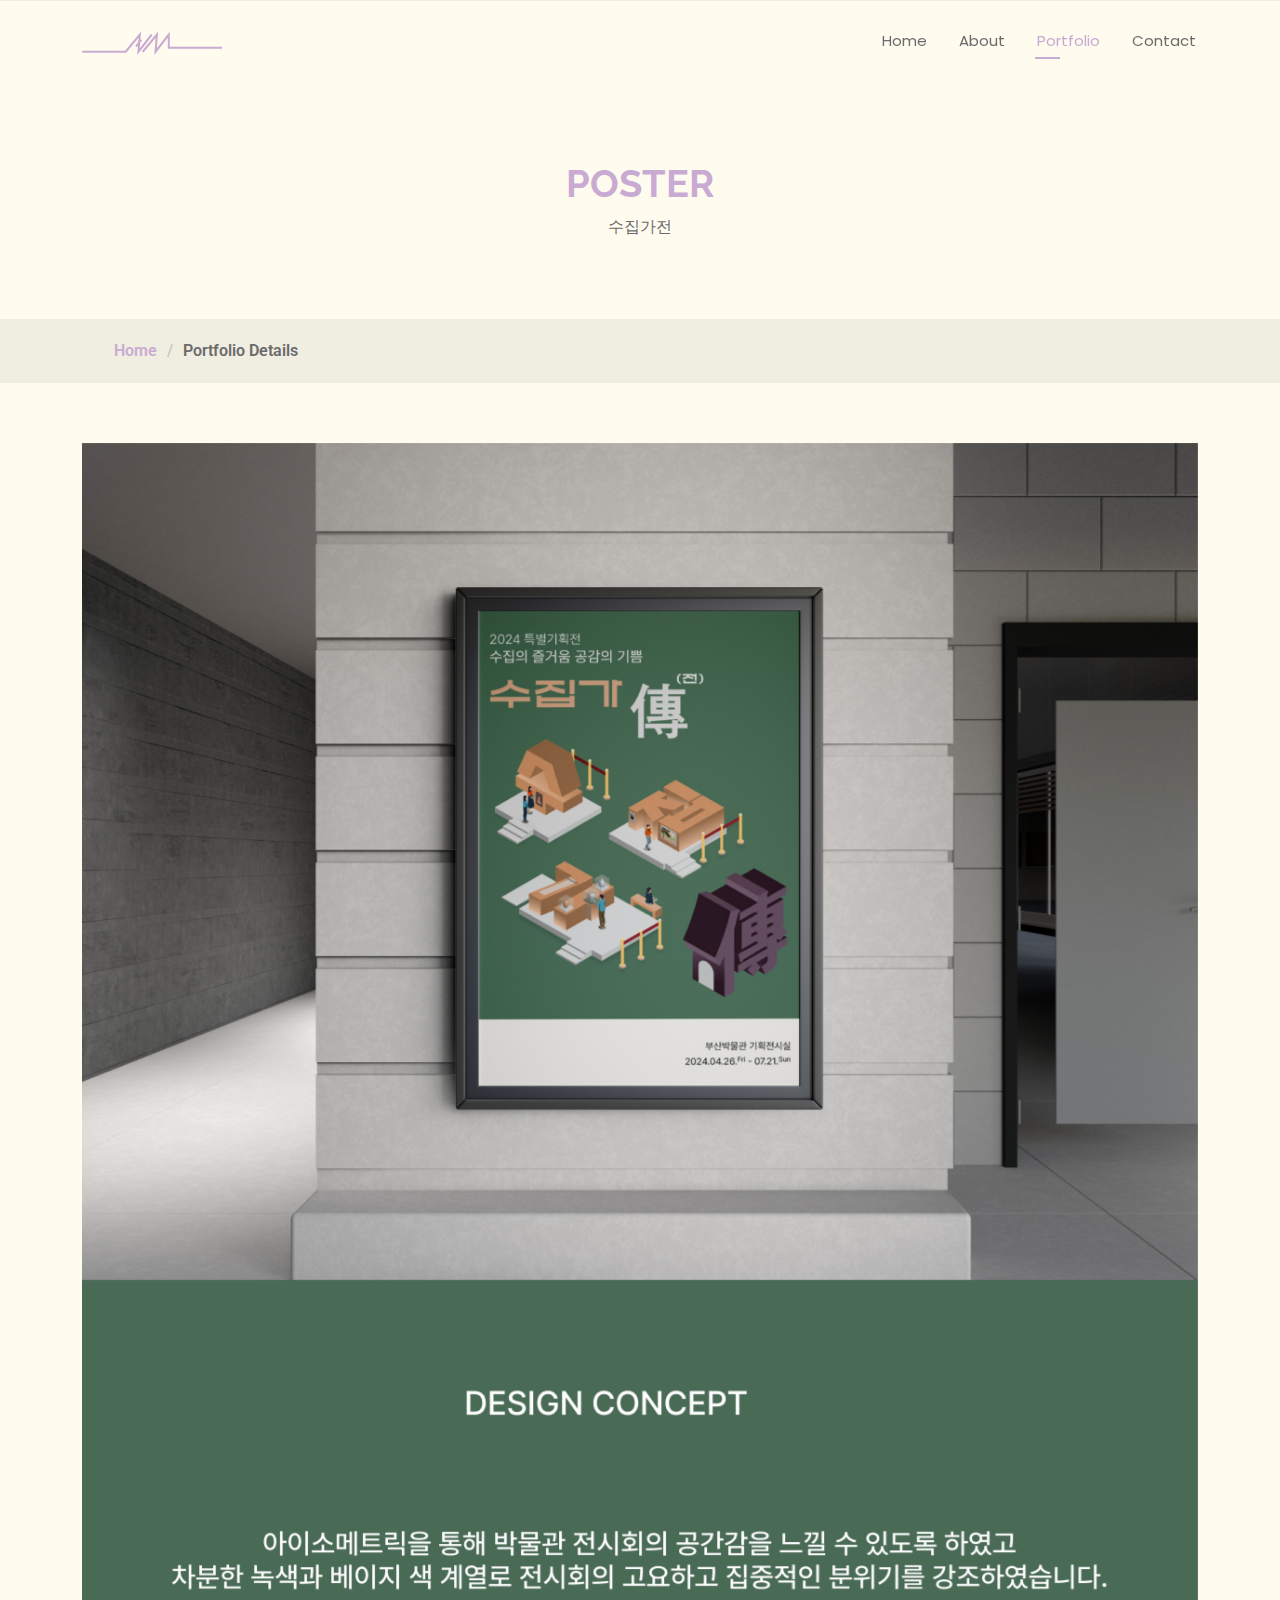
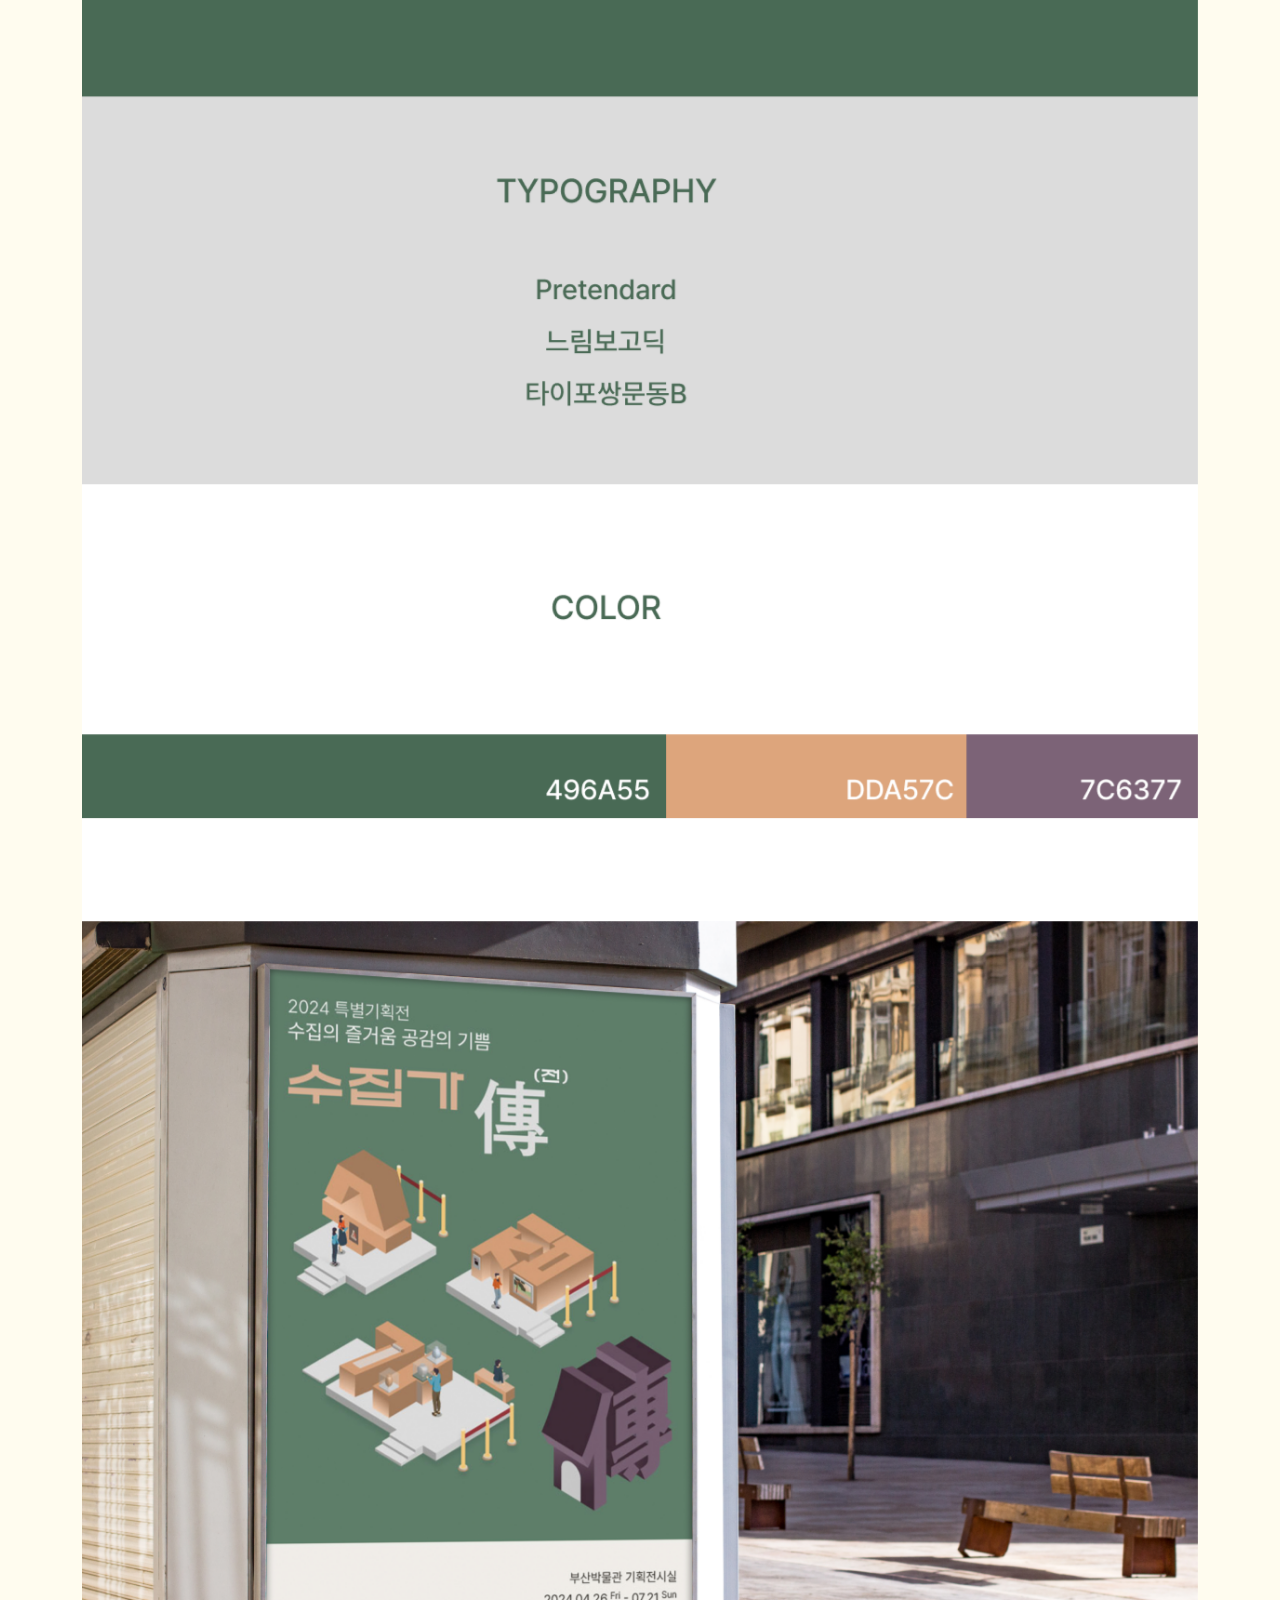
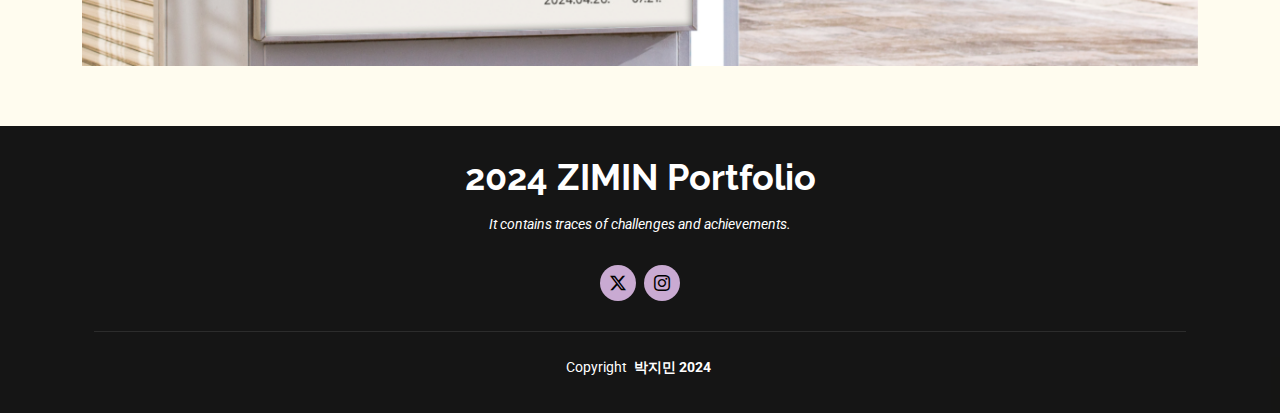
<file: portfolio-details1.html>
<!DOCTYPE html>
<html lang="ko">

<head>
  <meta charset="utf-8">
  <meta content="width=device-width, initial-scale=1.0" name="viewport">
  <title>박지민 포트폴리오</title>
  <meta name="description" content="박지민의 포트폴리오입니다.">
  <meta name="author" content="박지민">
  <meta name="keywords" content="HTML, CSS, JavaScript, BOOTSTRAP">
  <meta name="robots" content="noindex, nofollow">

  <!-- Favicons -->
  <link href="./images/pavi.png" rel="icon">
  <link href="./images/apple-touch-icon.png" rel="apple-touch-icon">

  <!-- Fonts -->
  <link href="https://fonts.googleapis.com" rel="preconnect">
  <link href="https://fonts.gstatic.com" rel="preconnect" crossorigin>
  <link
    href="https://fonts.googleapis.com/css2?family=Roboto:ital,wght@0,100;0,300;0,400;0,500;0,700;0,900;1,100;1,300;1,400;1,500;1,700;1,900&family=Poppins:ital,wght@0,100;0,200;0,300;0,400;0,500;0,600;0,700;0,800;0,900;1,100;1,200;1,300;1,400;1,500;1,600;1,700;1,800;1,900&family=Raleway:ital,wght@0,100;0,200;0,300;0,400;0,500;0,600;0,700;0,800;0,900;1,100;1,200;1,300;1,400;1,500;1,600;1,700;1,800;1,900&display=swap"
    rel="stylesheet">

  <!-- Vendor CSS Files -->
  <link href="./vendor/bootstrap/css/bootstrap.min.css" rel="stylesheet">
  <link href="./vendor/bootstrap-icons/bootstrap-icons.css" rel="stylesheet">
  <link href="./vendor/aos/aos.css" rel="stylesheet">
  <link href="./vendor/swiper/swiper-bundle.min.css" rel="stylesheet">
  <link href="./vendor/glightbox/css/glightbox.min.css" rel="stylesheet">

  <!-- Main CSS File -->
  <link href="./css/main.css" rel="stylesheet">

</head>

<body class="index-page">

  <header id="header" class="header d-flex align-items-center fixed-top">
    <div class="container-fluid container-xl position-relative d-flex align-items-center justify-content-between">

      <a href="index.html" class="logo d-flex align-items-center">
        <!-- Uncomment the line below if you also wish to use an image logo -->
        <!-- <img src="assets/img/logo.png" alt=""> -->
        <h1 class="sitename"><img src="./images/logo2.png" alt=""></h1> <!--내가만든이미지로바꿔넣기-->
      </a>

      <nav id="navmenu" class="navmenu">
        <ul>
          <li><a href="index.html">Home</a></li>
          <li><a href="about.html">About</a></li>
          <li><a href="portfolio.html" class="active">Portfolio</a></li>
          <li><a href="contact.html">Contact</a></li>
        </ul>
        <i class="mobile-nav-toggle d-xl-none bi bi-list"></i>
      </nav>

    </div>
  </header>

  <main class="main">

    <!-- Page Title -->
    <div class="page-title" data-aos="fade">
      <div class="heading">
        <div class="container">
          <div class="row d-flex justify-content-center text-center">
            <div class="col-lg-8">
              <h1>POSTER</h1>
              <p class="mb-0">수집가전</p>
            </div>
          </div>
        </div>
      </div>
      <nav class="breadcrumbs">
        <div class="container">
          <ol>
            <li><a href="index.html">Home</a></li>
            <li class="current">Portfolio Details</li>
          </ol>
        </div>
      </nav>
    </div><!-- End Page Title -->

    <section id="portfolio-details" class="portfolio-details section">

      <div class="container" data-aos="fade-up" data-aos-delay="100">

        <div class="row gy-4">

          <div class="col-lg-12">
            <div class="portfolio-details-slider swiper init-swiper">

              <script type="application/json" class="swiper-config">
                {
                  "loop": true,
                  "speed": 600,
                  "autoplay": {
                    "delay": 5000
                  },
                  "slidesPerView": "auto",
                  "pagination": {
                    "el": ".swiper-pagination",
                    "type": "bullets",
                    "clickable": true
                  }
                }
              </script>

              <div class="swiper-wrapper align-items-center">

                <div class="swiper-slide">
                  <img src="./images/poster.png" alt="">
                </div>


              </div>
              <div class="swiper-pagination"></div>
            </div>
          </div>



        </div>

      </div>

    </section><!-- /Portfolio Details Section -->


  </main>

  <footer id="footer" class="footer dark-background">
    <div class="container">
      <h3 class="sitename">2024 ZIMIN Portfolio</h3>
      <p>
        It contains traces of challenges and achievements.</p>
      <div class="social-links d-flex justify-content-center">
        <a href=""><i class="bi bi-twitter-x"></i></a>
        <a href="https://www.instagram.com/z1m_n" target="_blank"><i class="bi bi-instagram"></i></a>
      </div>
      <div class="container">
        <div class="copyright">
          <span>Copyright</span> <strong class="px-1 sitename">박지민 2024</strong>
        </div>
        <div class="credits">

        </div>
      </div>
    </div>
  </footer>

  <!-- Scroll Top -->
  <a href="#" id="scroll-top" class="scroll-top d-flex align-items-center justify-content-center"><i
      class="bi bi-arrow-up-short"></i></a>

  <!-- Preloader -->
  <div id="preloader"></div>

  <!-- Vendor JS Files -->
  <script src="./vendor/bootstrap/js/bootstrap.bundle.min.js"></script>
  <script src="./vendor/php-email-form/validate.js"></script>
  <script src="./vendor/aos/aos.js"></script>
  <script src="./vendor/typed.js/typed.umd.js"></script>
  <script src="./vendor/purecounter/purecounter_vanilla.js"></script>
  <script src="./vendor/waypoints/noframework.waypoints.js"></script>
  <script src="./vendor/swiper/swiper-bundle.min.js"></script>
  <script src="./vendor/glightbox/js/glightbox.min.js"></script>
  <script src="./vendor/imagesloaded/imagesloaded.pkgd.min.js"></script>
  <script src="./vendor/isotope-layout/isotope.pkgd.min.js"></script>

  <!-- Main JS File -->
  <script src="./js/main.js"></script>

</body>

</html>
</file>
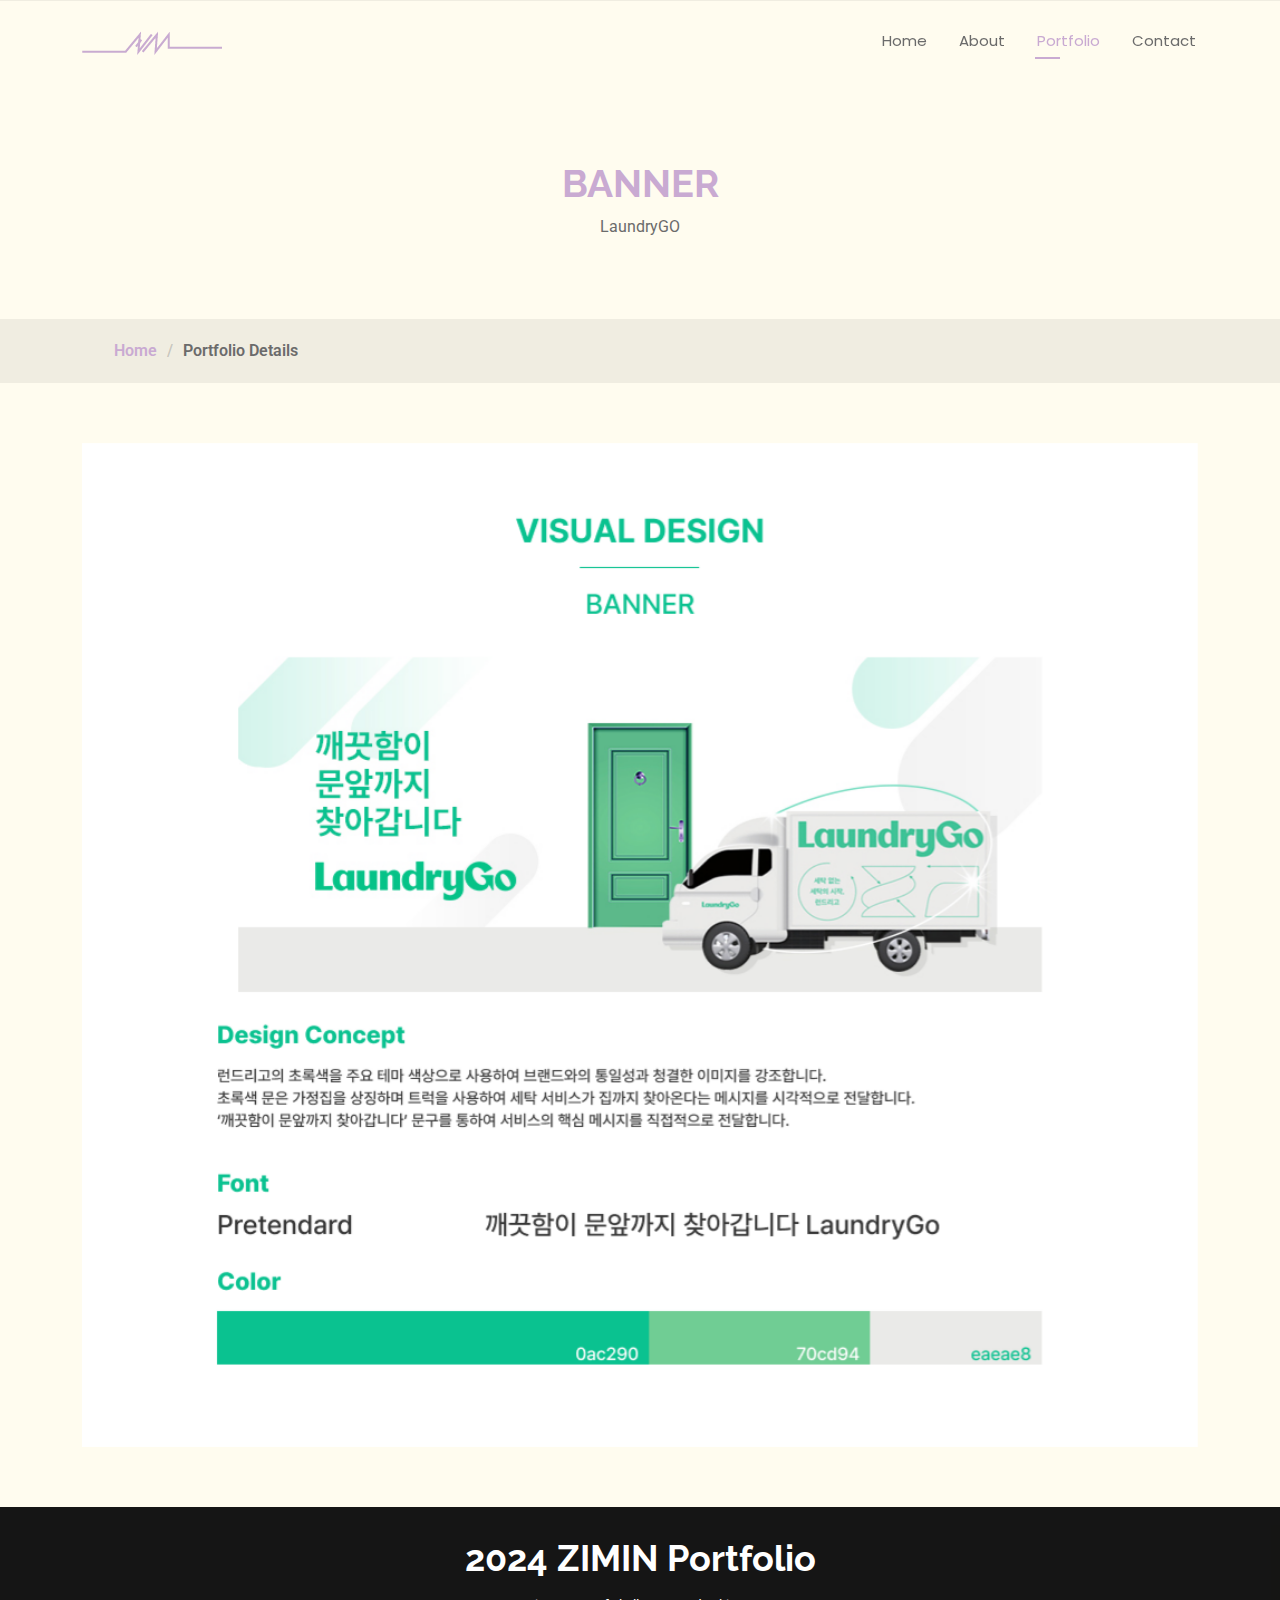
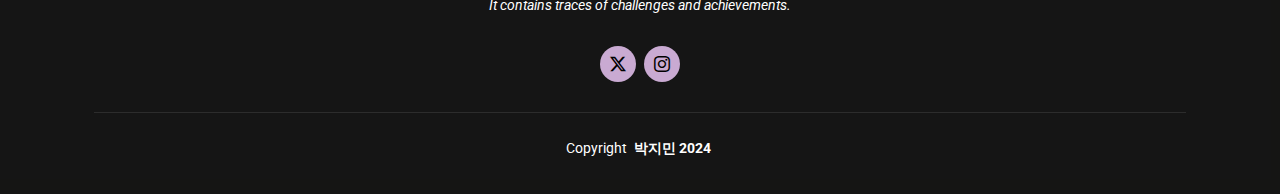
<file: portfolio-details2.html>
<!DOCTYPE html>
<html lang="ko">

<head>
  <meta charset="utf-8">
  <meta content="width=device-width, initial-scale=1.0" name="viewport">
  <title>박지민 포트폴리오</title>
  <meta name="description" content="박지민의 포트폴리오입니다.">
  <meta name="author" content="박지민">
  <meta name="keywords" content="HTML, CSS, JavaScript, BOOTSTRAP">
  <meta name="robots" content="noindex, nofollow">

  <!-- Favicons -->
  <link href="./images/pavi.png" rel="icon">
  <link href="./images/apple-touch-icon.png" rel="apple-touch-icon">

  <!-- Fonts -->
  <link href="https://fonts.googleapis.com" rel="preconnect">
  <link href="https://fonts.gstatic.com" rel="preconnect" crossorigin>
  <link
    href="https://fonts.googleapis.com/css2?family=Roboto:ital,wght@0,100;0,300;0,400;0,500;0,700;0,900;1,100;1,300;1,400;1,500;1,700;1,900&family=Poppins:ital,wght@0,100;0,200;0,300;0,400;0,500;0,600;0,700;0,800;0,900;1,100;1,200;1,300;1,400;1,500;1,600;1,700;1,800;1,900&family=Raleway:ital,wght@0,100;0,200;0,300;0,400;0,500;0,600;0,700;0,800;0,900;1,100;1,200;1,300;1,400;1,500;1,600;1,700;1,800;1,900&display=swap"
    rel="stylesheet">

  <!-- Vendor CSS Files -->
  <link href="./vendor/bootstrap/css/bootstrap.min.css" rel="stylesheet">
  <link href="./vendor/bootstrap-icons/bootstrap-icons.css" rel="stylesheet">
  <link href="./vendor/aos/aos.css" rel="stylesheet">
  <link href="./vendor/swiper/swiper-bundle.min.css" rel="stylesheet">
  <link href="./vendor/glightbox/css/glightbox.min.css" rel="stylesheet">

  <!-- Main CSS File -->
  <link href="./css/main.css" rel="stylesheet">

</head>

<body class="index-page">

  <header id="header" class="header d-flex align-items-center fixed-top">
    <div class="container-fluid container-xl position-relative d-flex align-items-center justify-content-between">

      <a href="index.html" class="logo d-flex align-items-center">
        <!-- Uncomment the line below if you also wish to use an image logo -->
        <!-- <img src="assets/img/logo.png" alt=""> -->
        <h1 class="sitename"><img src="./images/logo2.png" alt=""></h1> <!--내가만든이미지로바꿔넣기-->
      </a>

      <nav id="navmenu" class="navmenu">
        <ul>
          <li><a href="index.html">Home</a></li>
          <li><a href="about.html">About</a></li>
          <li><a href="portfolio.html" class="active">Portfolio</a></li>
          <li><a href="contact.html">Contact</a></li>
        </ul>
        <i class="mobile-nav-toggle d-xl-none bi bi-list"></i>
      </nav>

    </div>
  </header>

  <main class="main">

    <!-- Page Title -->
    <div class="page-title" data-aos="fade">
      <div class="heading">
        <div class="container">
          <div class="row d-flex justify-content-center text-center">
            <div class="col-lg-8">
              <h1>BANNER</h1>
              <p class="mb-0">LaundryGO</p>
            </div>
          </div>
        </div>
      </div>
      <nav class="breadcrumbs">
        <div class="container">
          <ol>
            <li><a href="index.html">Home</a></li>
            <li class="current">Portfolio Details</li>
          </ol>
        </div>
      </nav>
    </div><!-- End Page Title -->

    <section id="portfolio-details" class="portfolio-details section">

      <div class="container" data-aos="fade-up" data-aos-delay="100">

        <div class="row gy-4">

          <div class="col-lg-12">
            <div class="portfolio-details-slider swiper init-swiper">

              <script type="application/json" class="swiper-config">
                {
                  "loop": true,
                  "speed": 600,
                  "autoplay": {
                    "delay": 5000
                  },
                  "slidesPerView": "auto",
                  "pagination": {
                    "el": ".swiper-pagination",
                    "type": "bullets",
                    "clickable": true
                  }
                }
              </script>

              <div class="swiper-wrapper align-items-center">

                <div class="swiper-slide">
                  <img src="./images/banner.png" alt="">
                </div>


              </div>
              <div class="swiper-pagination"></div>
            </div>
          </div>



        </div>

      </div>

    </section><!-- /Portfolio Details Section -->


  </main>

  <footer id="footer" class="footer dark-background">
    <div class="container">
      <h3 class="sitename">2024 ZIMIN Portfolio</h3>
      <p>
        It contains traces of challenges and achievements.</p>
      <div class="social-links d-flex justify-content-center">
        <a href=""><i class="bi bi-twitter-x"></i></a>
        <a href="https://www.instagram.com/z1m_n" target="_blank"><i class="bi bi-instagram"></i></a>
      </div>
      <div class="container">
        <div class="copyright">
          <span>Copyright</span> <strong class="px-1 sitename">박지민 2024</strong>
        </div>
        <div class="credits">

        </div>
      </div>
    </div>
  </footer>

  <!-- Scroll Top -->
  <a href="#" id="scroll-top" class="scroll-top d-flex align-items-center justify-content-center"><i
      class="bi bi-arrow-up-short"></i></a>

  <!-- Preloader -->
  <div id="preloader"></div>

  <!-- Vendor JS Files -->
  <script src="./vendor/bootstrap/js/bootstrap.bundle.min.js"></script>
  <script src="./vendor/php-email-form/validate.js"></script>
  <script src="./vendor/aos/aos.js"></script>
  <script src="./vendor/typed.js/typed.umd.js"></script>
  <script src="./vendor/purecounter/purecounter_vanilla.js"></script>
  <script src="./vendor/waypoints/noframework.waypoints.js"></script>
  <script src="./vendor/swiper/swiper-bundle.min.js"></script>
  <script src="./vendor/glightbox/js/glightbox.min.js"></script>
  <script src="./vendor/imagesloaded/imagesloaded.pkgd.min.js"></script>
  <script src="./vendor/isotope-layout/isotope.pkgd.min.js"></script>

  <!-- Main JS File -->
  <script src="./js/main.js"></script>

</body>

</html>
</file>
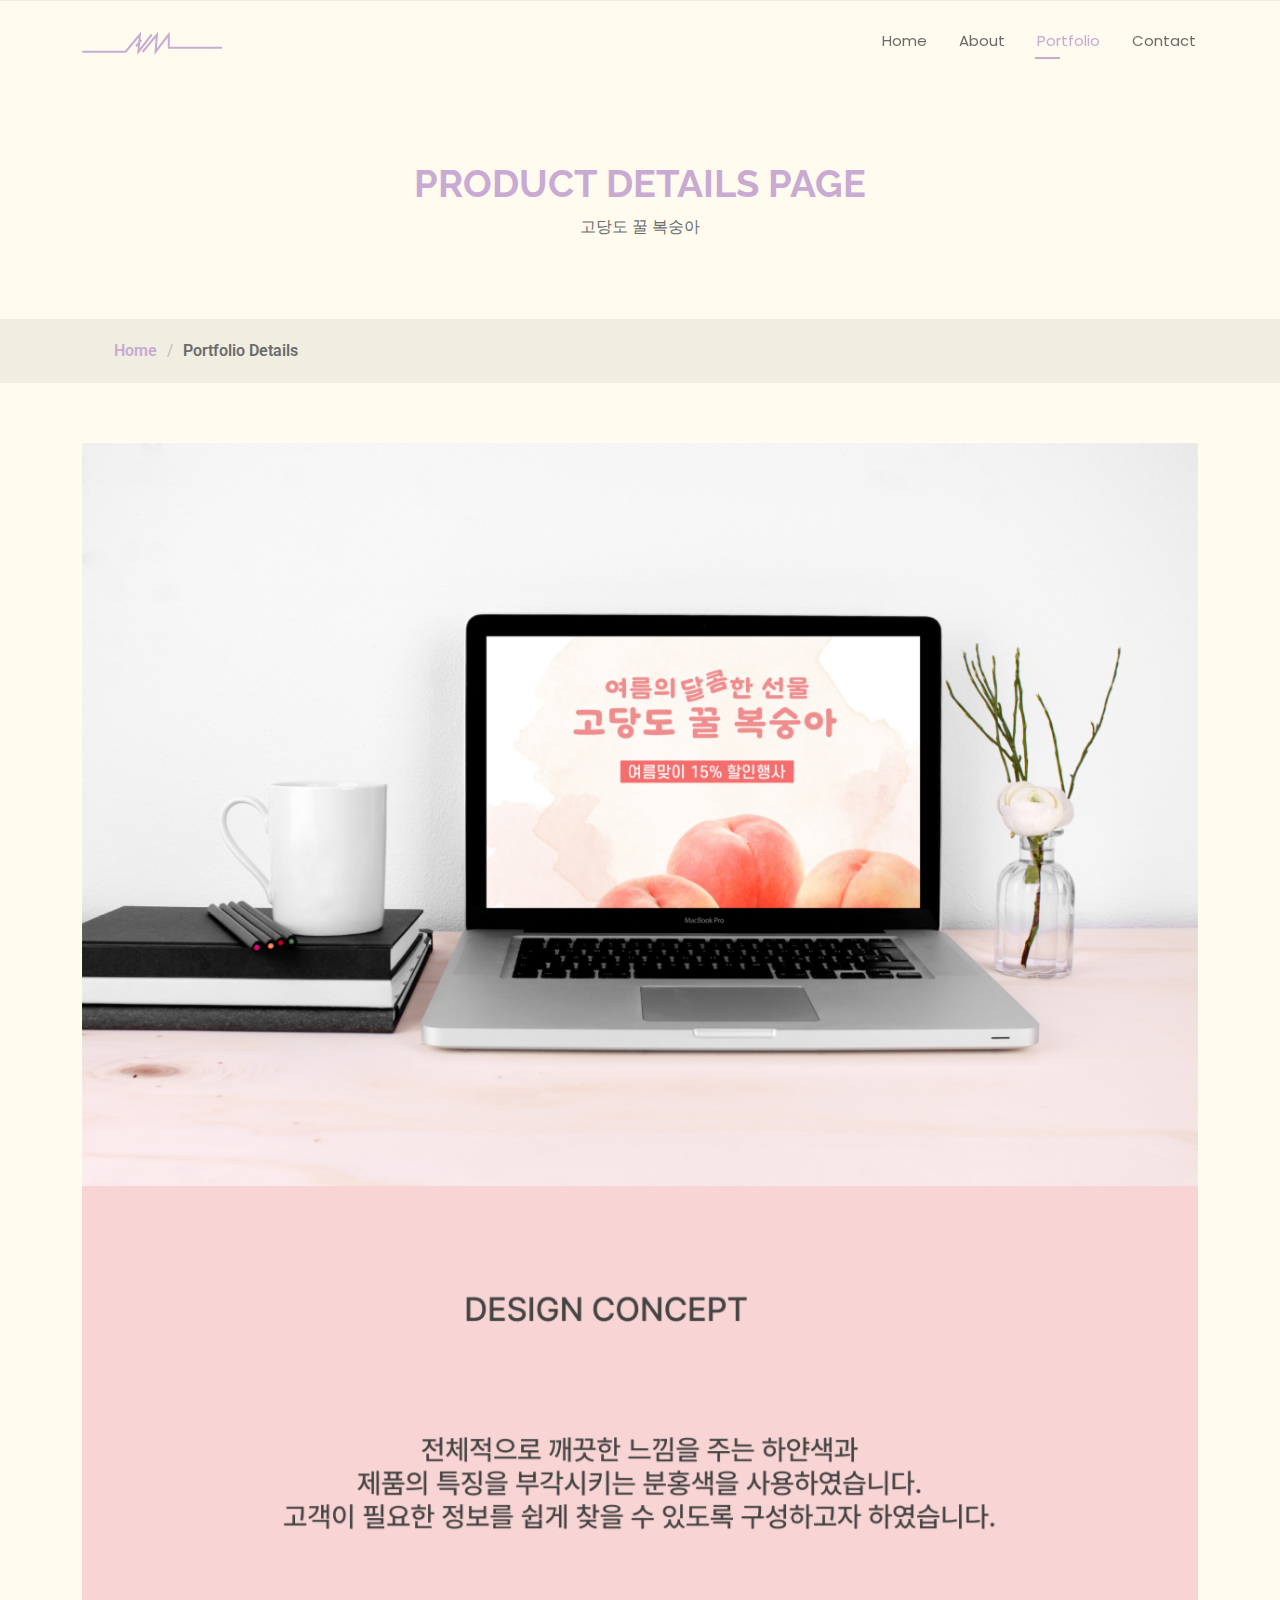
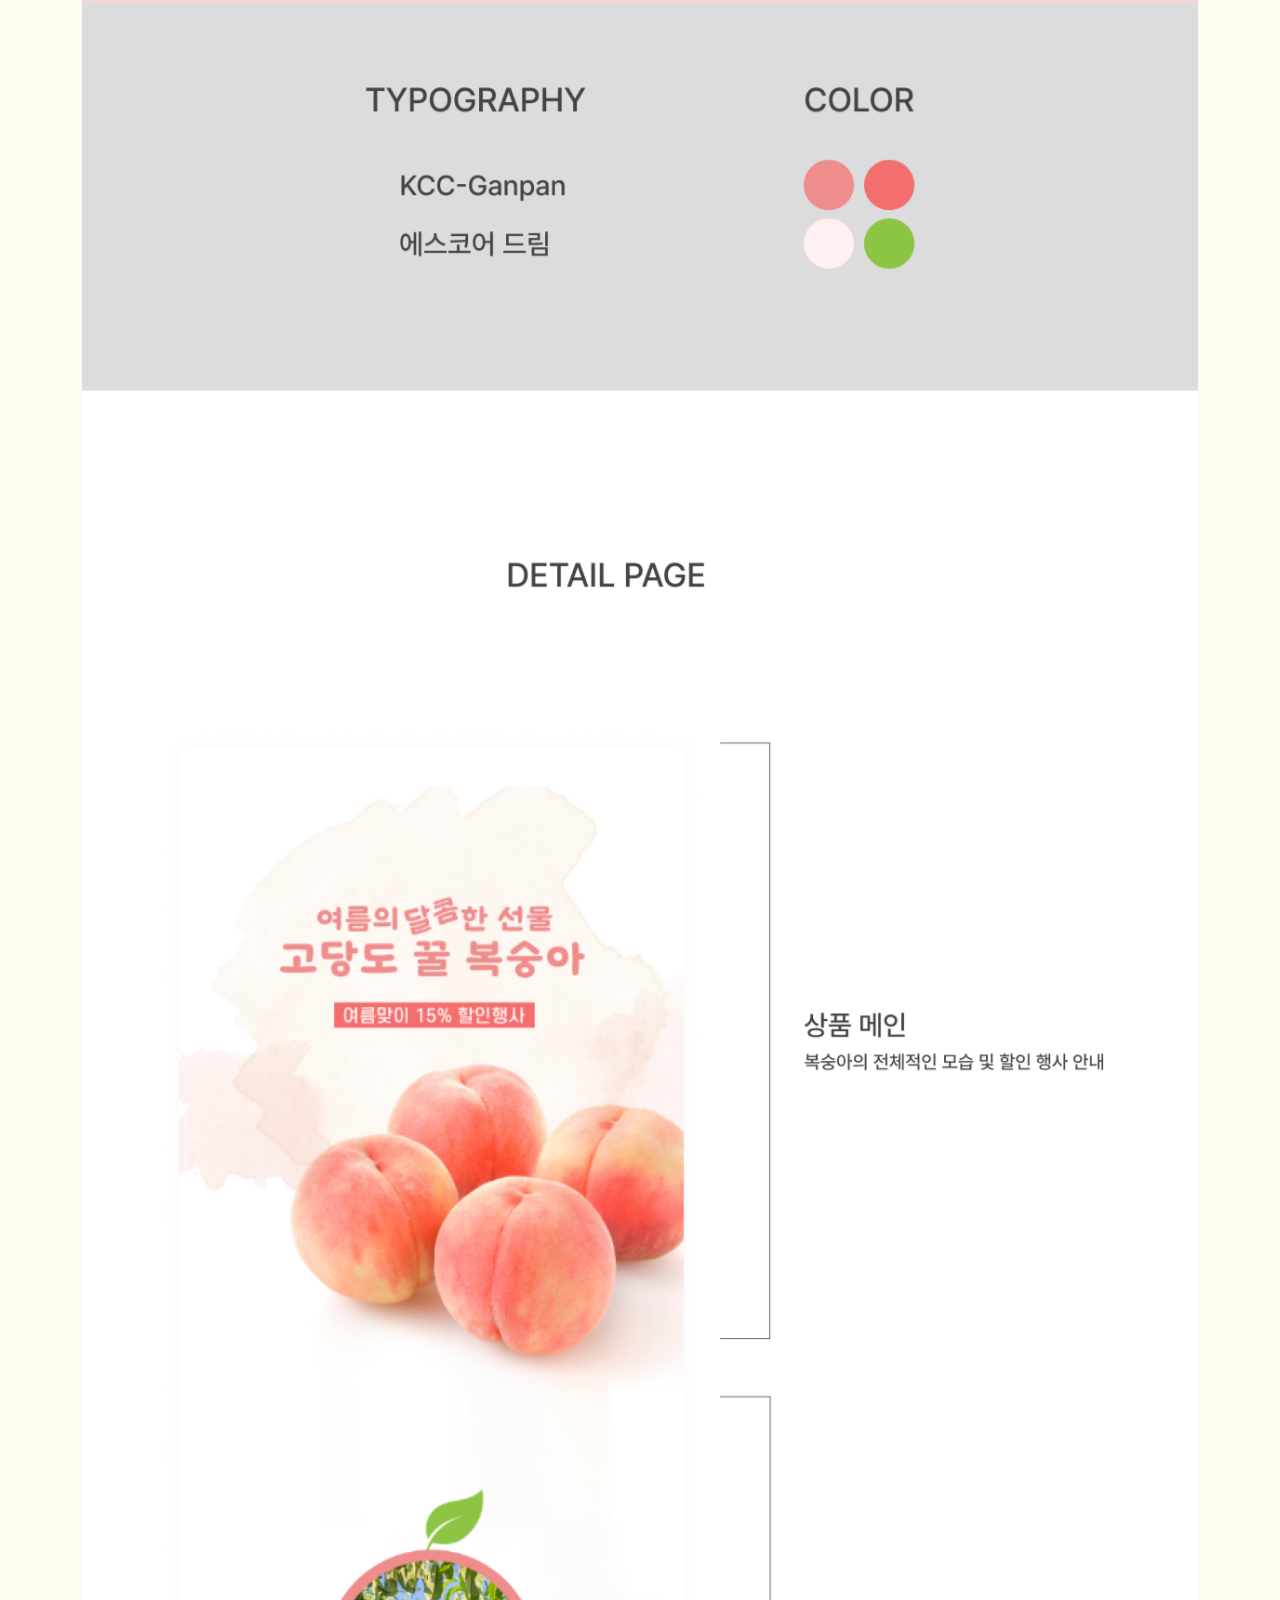
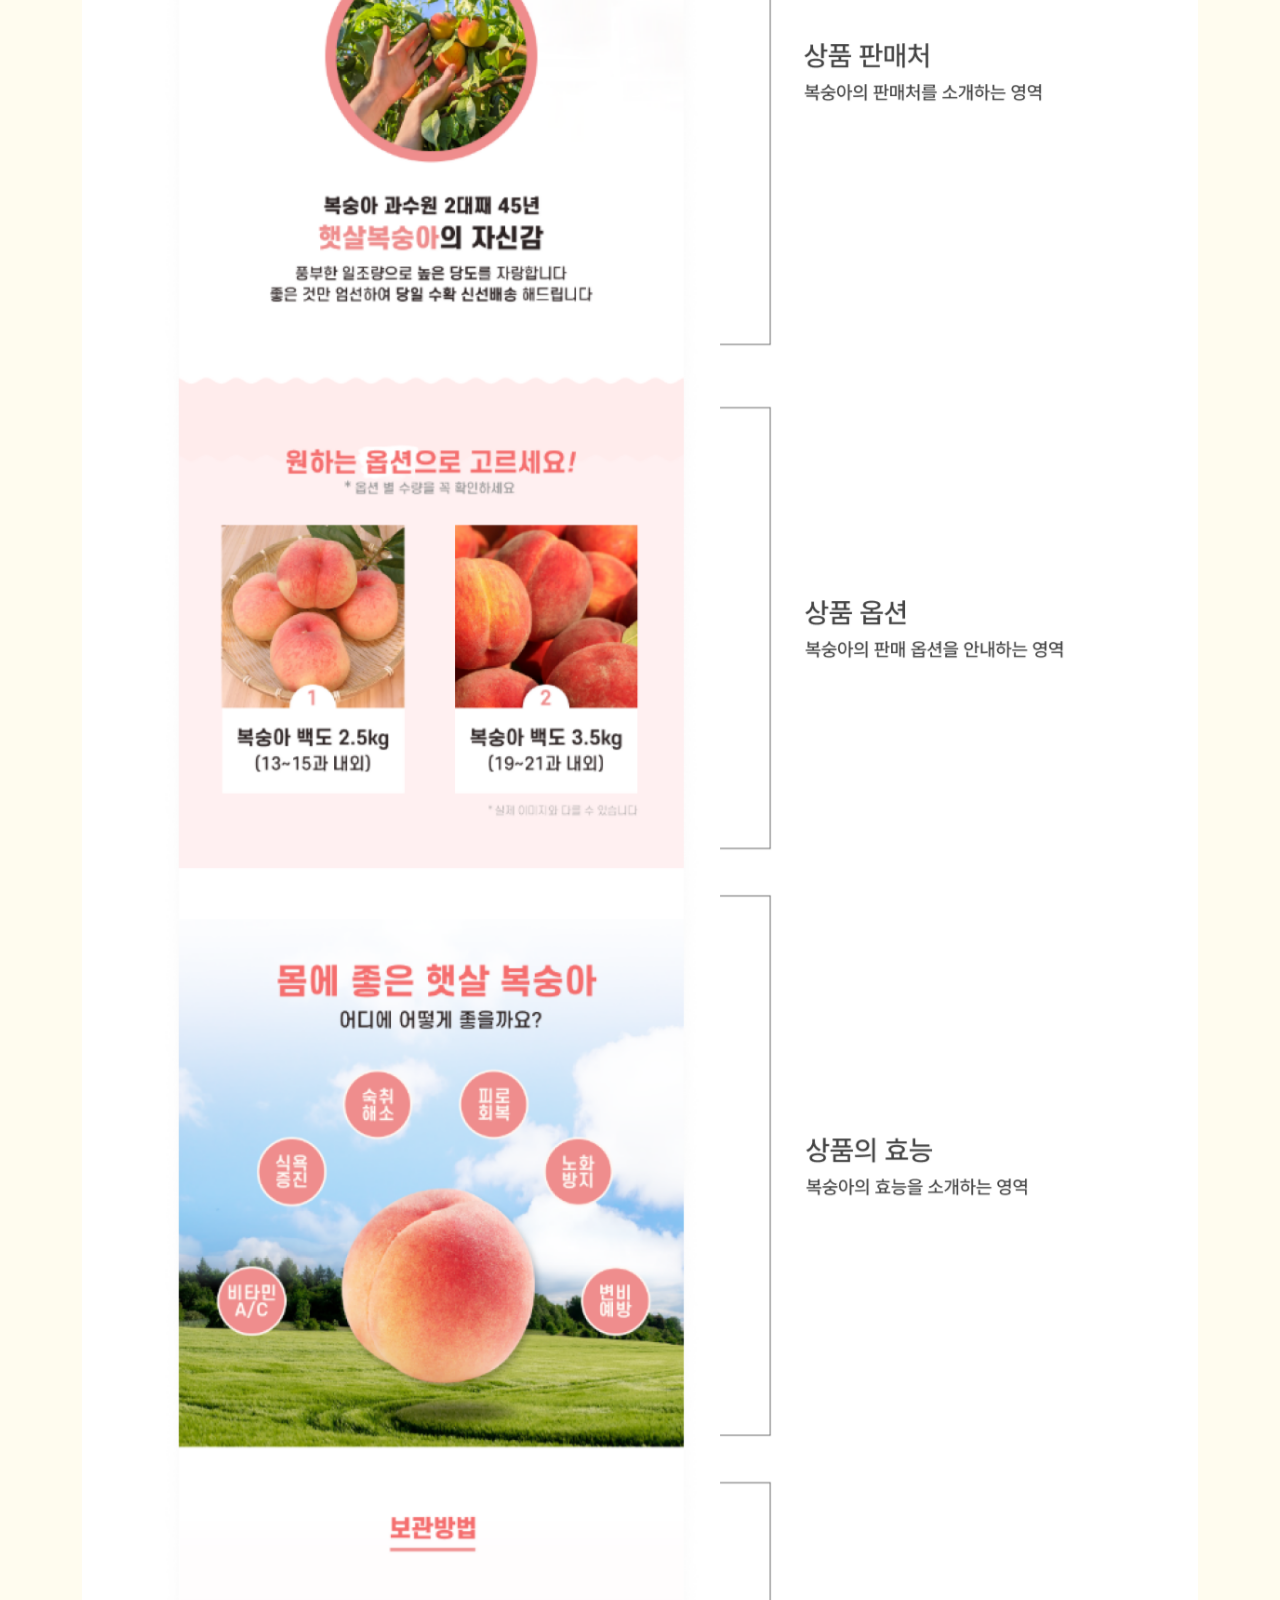
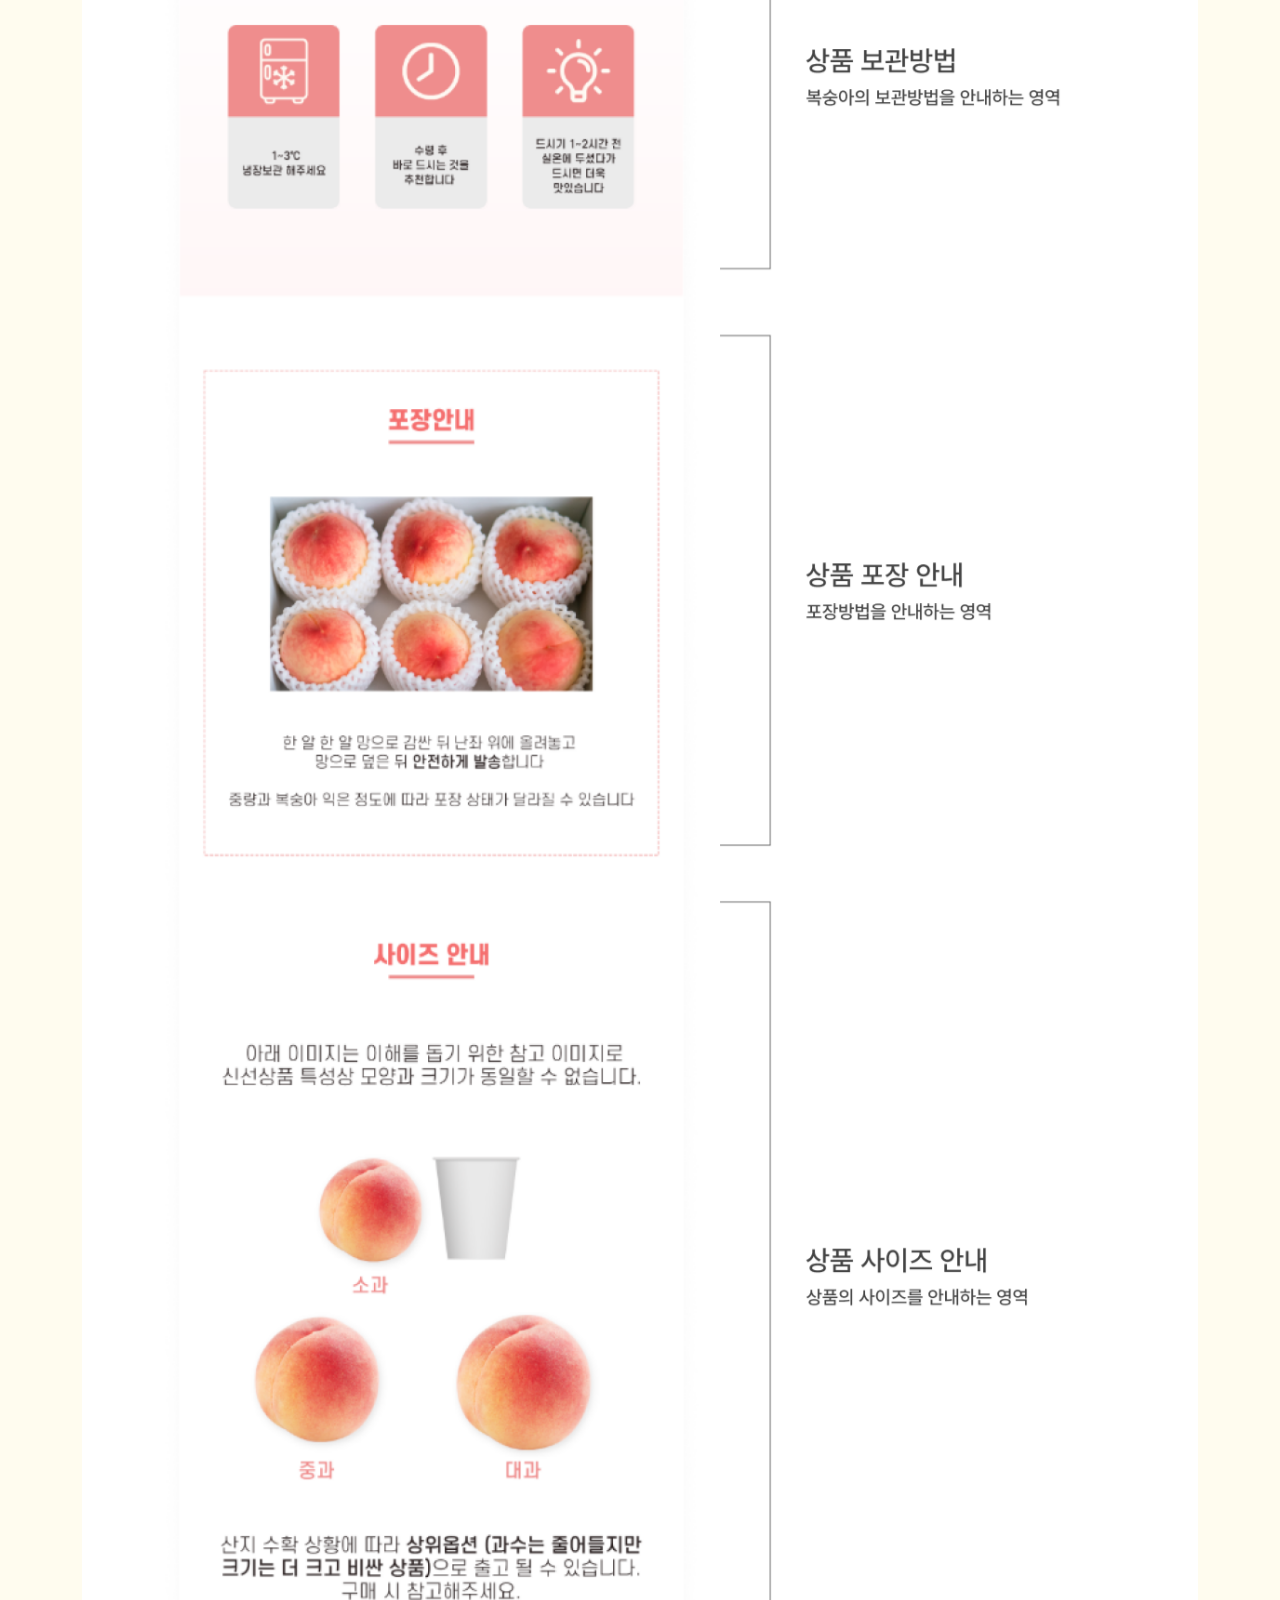
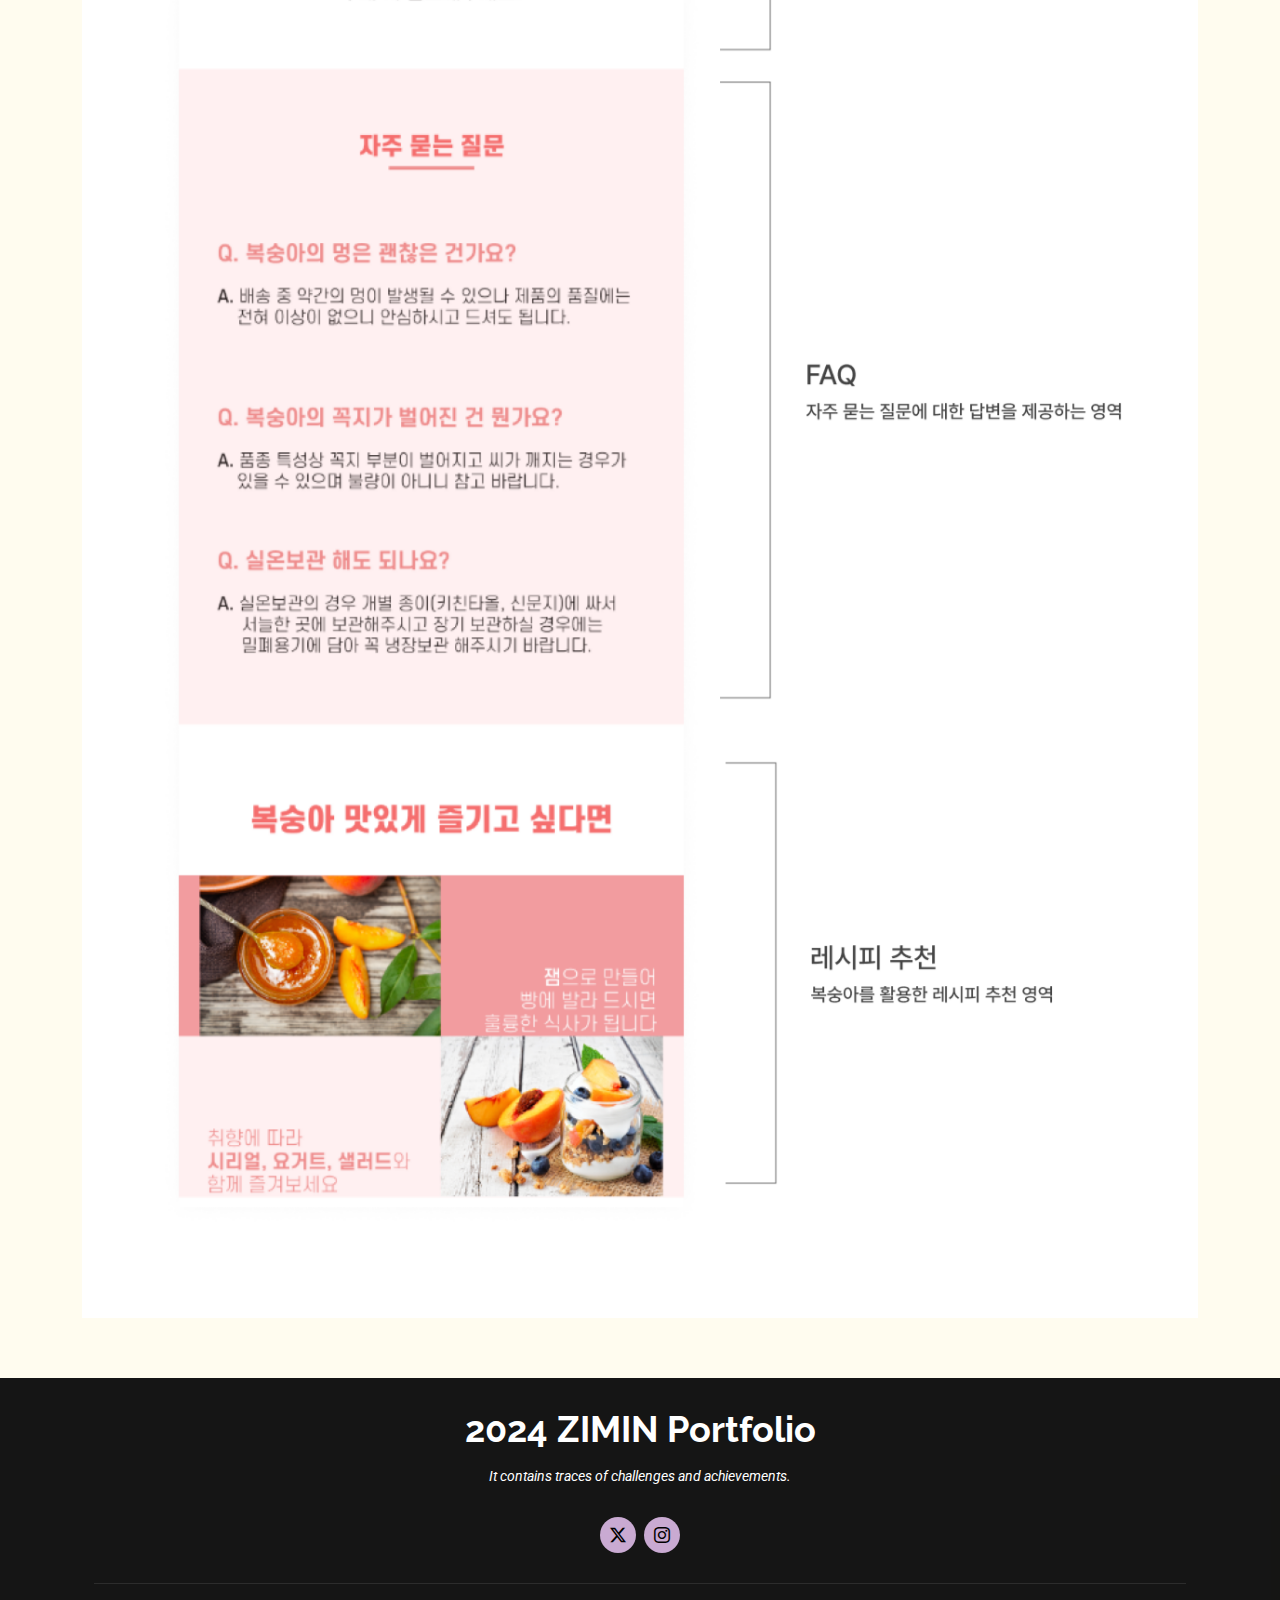
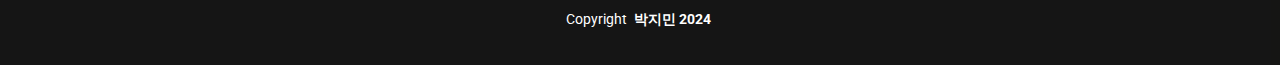
<file: portfolio-details3.html>
<!DOCTYPE html>
<html lang="ko">

<head>
  <meta charset="utf-8">
  <meta content="width=device-width, initial-scale=1.0" name="viewport">
  <title>박지민 포트폴리오</title>
  <meta name="description" content="박지민의 포트폴리오입니다.">
  <meta name="author" content="박지민">
  <meta name="keywords" content="HTML, CSS, JavaScript, BOOTSTRAP">
  <meta name="robots" content="noindex, nofollow">

  <!-- Favicons -->
  <link href="./images/pavi.png" rel="icon">
  <link href="./images/apple-touch-icon.png" rel="apple-touch-icon">

  <!-- Fonts -->
  <link href="https://fonts.googleapis.com" rel="preconnect">
  <link href="https://fonts.gstatic.com" rel="preconnect" crossorigin>
  <link
    href="https://fonts.googleapis.com/css2?family=Roboto:ital,wght@0,100;0,300;0,400;0,500;0,700;0,900;1,100;1,300;1,400;1,500;1,700;1,900&family=Poppins:ital,wght@0,100;0,200;0,300;0,400;0,500;0,600;0,700;0,800;0,900;1,100;1,200;1,300;1,400;1,500;1,600;1,700;1,800;1,900&family=Raleway:ital,wght@0,100;0,200;0,300;0,400;0,500;0,600;0,700;0,800;0,900;1,100;1,200;1,300;1,400;1,500;1,600;1,700;1,800;1,900&display=swap"
    rel="stylesheet">

  <!-- Vendor CSS Files -->
  <link href="./vendor/bootstrap/css/bootstrap.min.css" rel="stylesheet">
  <link href="./vendor/bootstrap-icons/bootstrap-icons.css" rel="stylesheet">
  <link href="./vendor/aos/aos.css" rel="stylesheet">
  <link href="./vendor/swiper/swiper-bundle.min.css" rel="stylesheet">
  <link href="./vendor/glightbox/css/glightbox.min.css" rel="stylesheet">

  <!-- Main CSS File -->
  <link href="./css/main.css" rel="stylesheet">

</head>

<body class="index-page">

  <header id="header" class="header d-flex align-items-center fixed-top">
    <div class="container-fluid container-xl position-relative d-flex align-items-center justify-content-between">

      <a href="index.html" class="logo d-flex align-items-center">
        <!-- Uncomment the line below if you also wish to use an image logo -->
        <!-- <img src="assets/img/logo.png" alt=""> -->
        <h1 class="sitename"><img src="./images/logo2.png" alt=""></h1> <!--내가만든이미지로바꿔넣기-->
      </a>

      <nav id="navmenu" class="navmenu">
        <ul>
          <li><a href="index.html">Home</a></li>
          <li><a href="about.html">About</a></li>
          <li><a href="portfolio.html" class="active">Portfolio</a></li>
          <li><a href="contact.html">Contact</a></li>
        </ul>
        <i class="mobile-nav-toggle d-xl-none bi bi-list"></i>
      </nav>

    </div>
  </header>

  <main class="main">

    <!-- Page Title -->
    <div class="page-title" data-aos="fade">
      <div class="heading">
        <div class="container">
          <div class="row d-flex justify-content-center text-center">
            <div class="col-lg-8">
              <h1>PRODUCT DETAILS PAGE</h1>
              <p class="mb-0">고당도 꿀 복숭아</p>
            </div>
          </div>
        </div>
      </div>
      <nav class="breadcrumbs">
        <div class="container">
          <ol>
            <li><a href="index.html">Home</a></li>
            <li class="current">Portfolio Details</li>
          </ol>
        </div>
      </nav>
    </div><!-- End Page Title -->

    <section id="portfolio-details" class="portfolio-details section">

      <div class="container" data-aos="fade-up" data-aos-delay="100">

        <div class="row gy-4">

          <div class="col-lg-12">
            <div class="portfolio-details-slider swiper init-swiper">

              <script type="application/json" class="swiper-config">
                {
                  "loop": true,
                  "speed": 600,
                  "autoplay": {
                    "delay": 5000
                  },
                  "slidesPerView": "auto",
                  "pagination": {
                    "el": ".swiper-pagination",
                    "type": "bullets",
                    "clickable": true
                  }
                }
              </script>

              <div class="swiper-wrapper align-items-center">

                <div class="swiper-slide">
                  <img src="./images/detail.png" alt="">
                </div>


              </div>
              <div class="swiper-pagination"></div>
            </div>
          </div>



        </div>

      </div>

    </section><!-- /Portfolio Details Section -->


  </main>

  <footer id="footer" class="footer dark-background">
    <div class="container">
      <h3 class="sitename">2024 ZIMIN Portfolio</h3>
      <p>
        It contains traces of challenges and achievements.</p>
      <div class="social-links d-flex justify-content-center">
        <a href=""><i class="bi bi-twitter-x"></i></a>
        <a href="https://www.instagram.com/z1m_n" target="_blank"><i class="bi bi-instagram"></i></a>
      </div>
      <div class="container">
        <div class="copyright">
          <span>Copyright</span> <strong class="px-1 sitename">박지민 2024</strong>
        </div>
        <div class="credits">

        </div>
      </div>
    </div>
  </footer>

  <!-- Scroll Top -->
  <a href="#" id="scroll-top" class="scroll-top d-flex align-items-center justify-content-center"><i
      class="bi bi-arrow-up-short"></i></a>

  <!-- Preloader -->
  <div id="preloader"></div>

  <!-- Vendor JS Files -->
  <script src="./vendor/bootstrap/js/bootstrap.bundle.min.js"></script>
  <script src="./vendor/php-email-form/validate.js"></script>
  <script src="./vendor/aos/aos.js"></script>
  <script src="./vendor/typed.js/typed.umd.js"></script>
  <script src="./vendor/purecounter/purecounter_vanilla.js"></script>
  <script src="./vendor/waypoints/noframework.waypoints.js"></script>
  <script src="./vendor/swiper/swiper-bundle.min.js"></script>
  <script src="./vendor/glightbox/js/glightbox.min.js"></script>
  <script src="./vendor/imagesloaded/imagesloaded.pkgd.min.js"></script>
  <script src="./vendor/isotope-layout/isotope.pkgd.min.js"></script>

  <!-- Main JS File -->
  <script src="./js/main.js"></script>

</body>

</html>
</file>
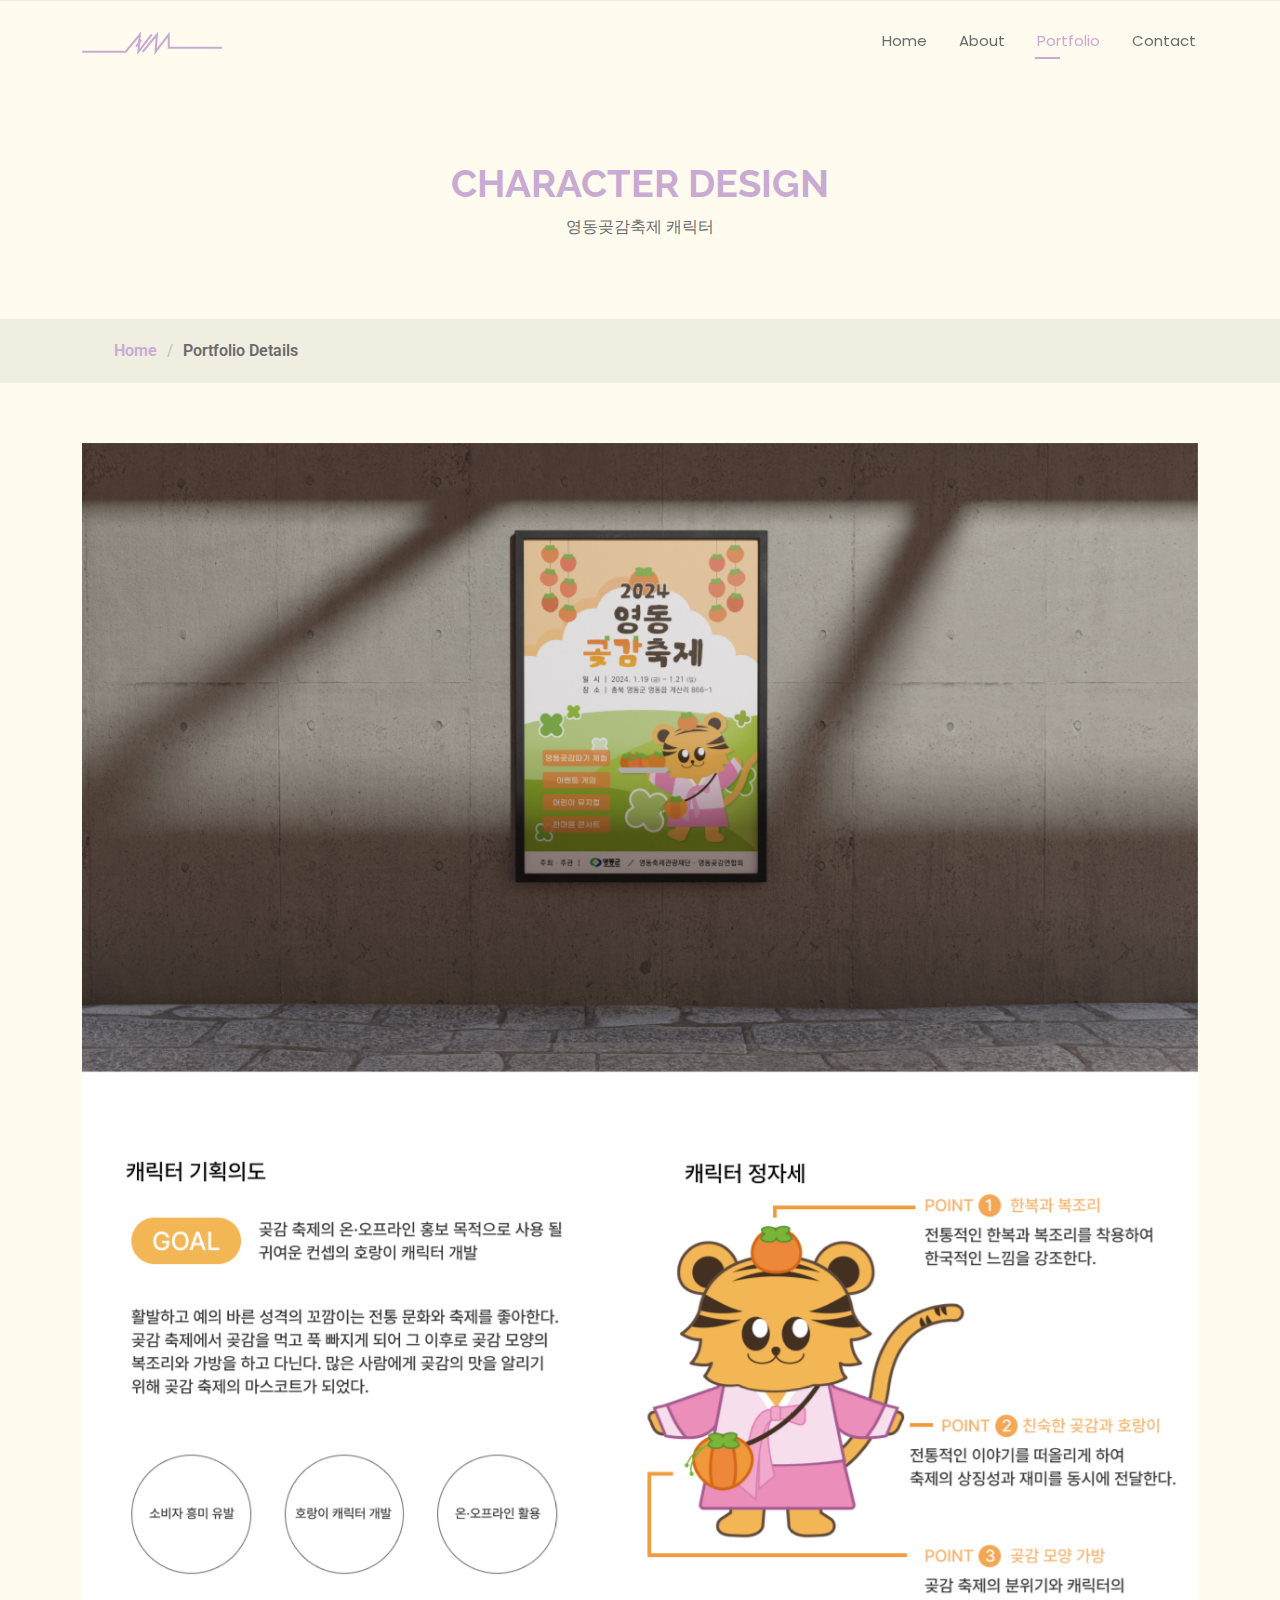
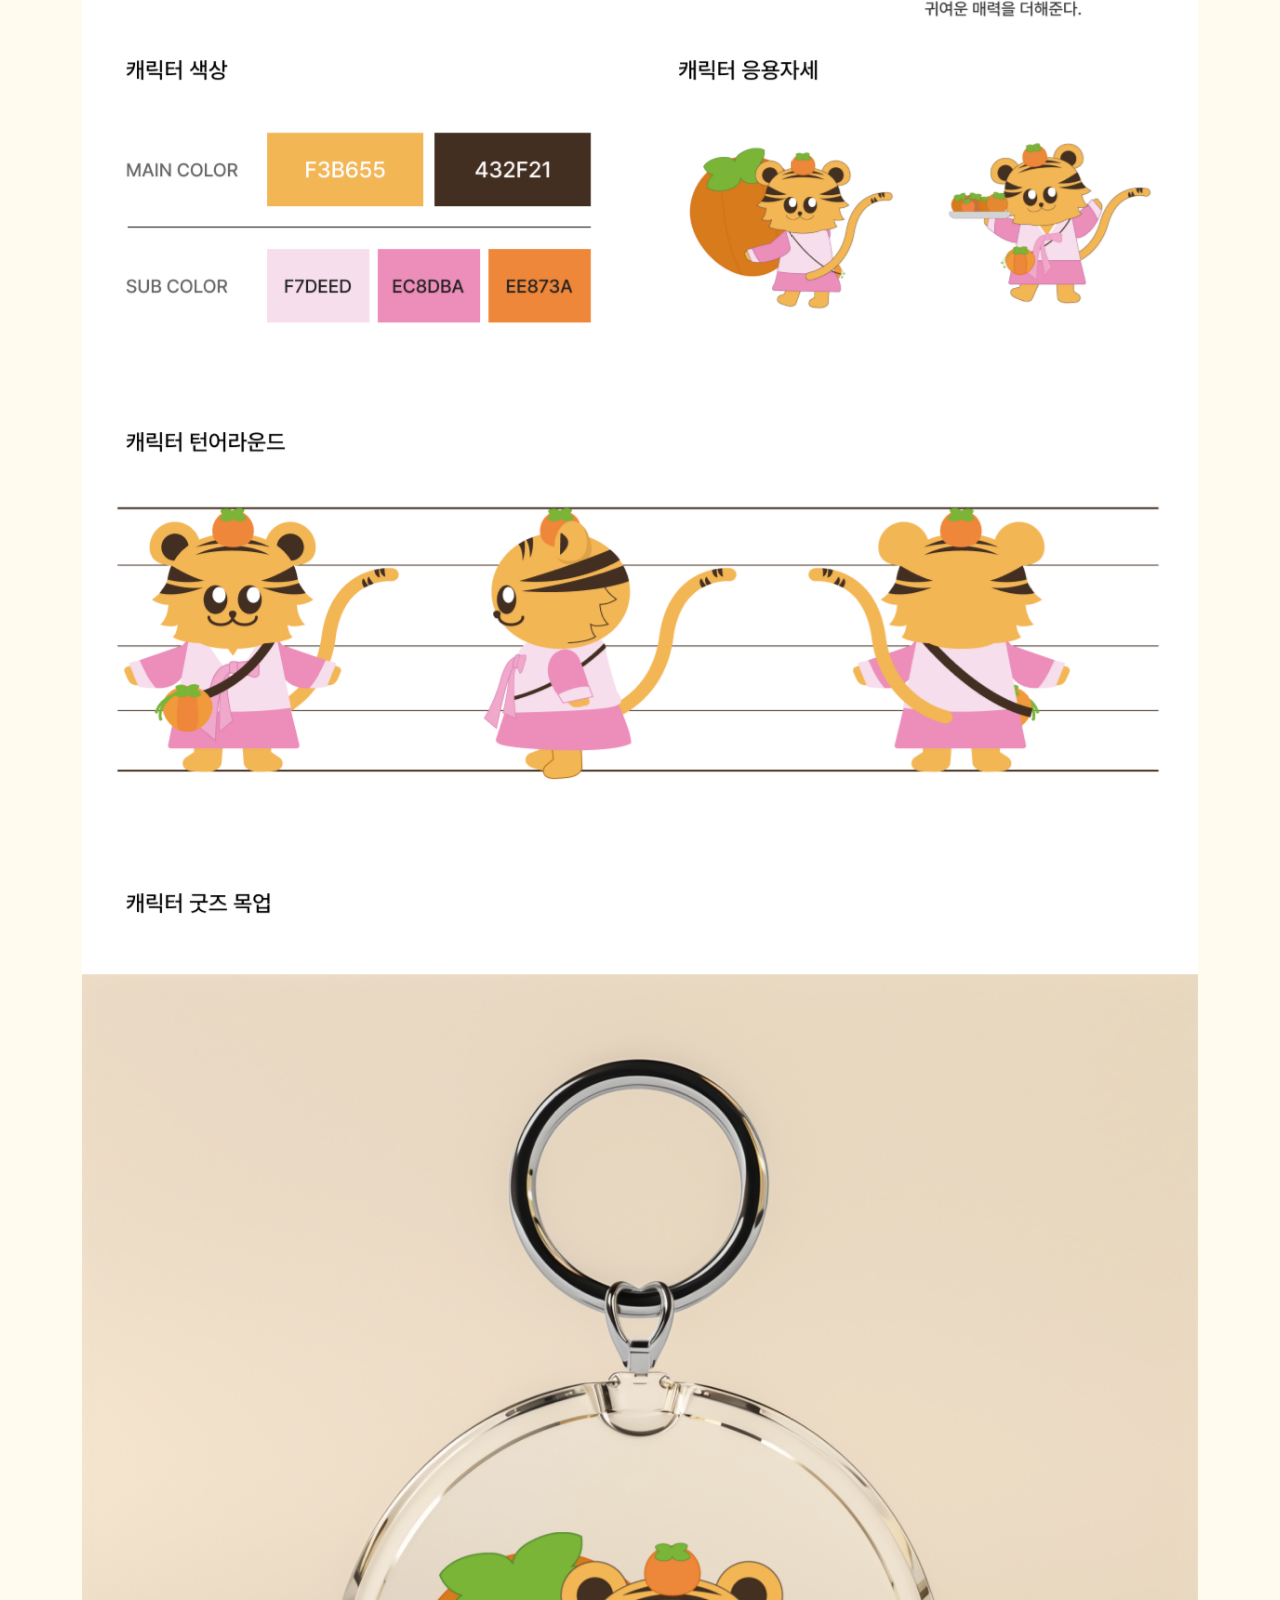
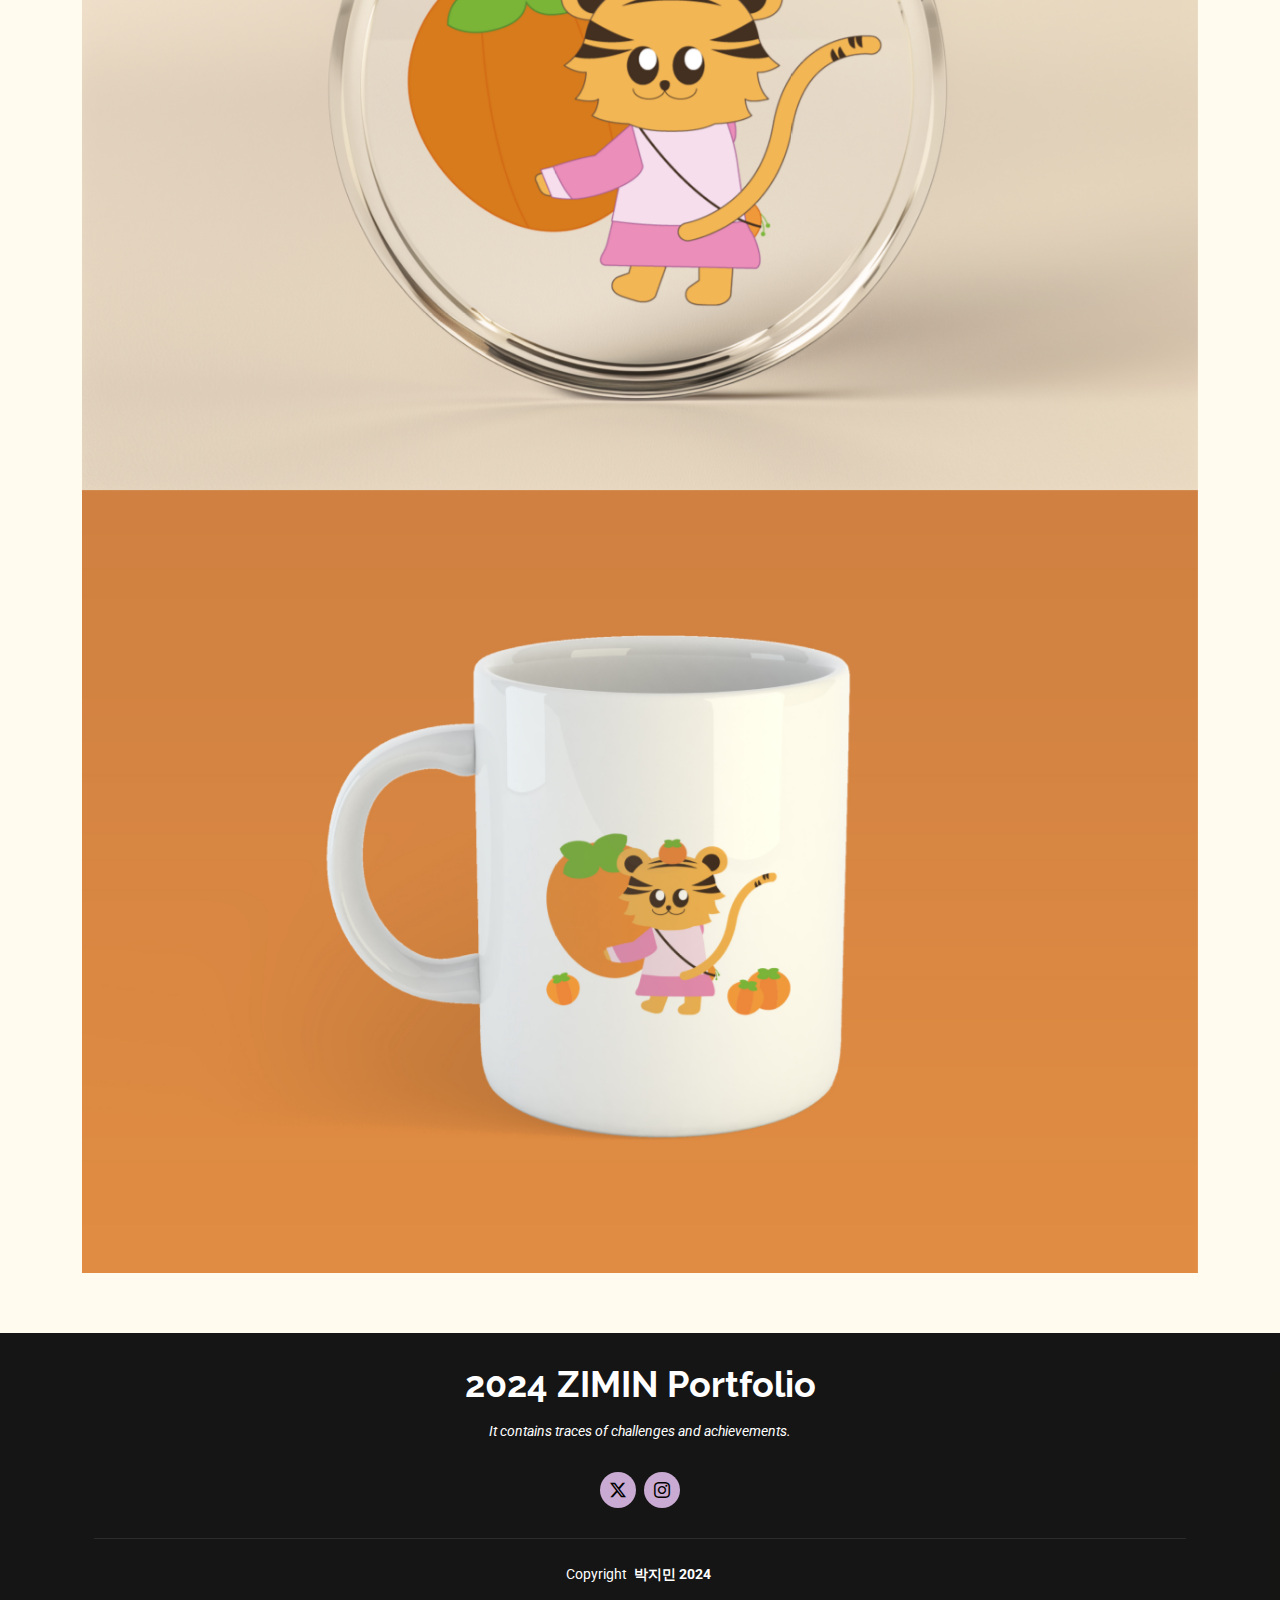
<file: portfolio-details4.html>
<!DOCTYPE html>
<html lang="ko">

<head>
  <meta charset="utf-8">
  <meta content="width=device-width, initial-scale=1.0" name="viewport">
  <title>박지민 포트폴리오</title>
  <meta name="description" content="박지민의 포트폴리오입니다.">
  <meta name="author" content="박지민">
  <meta name="keywords" content="HTML, CSS, JavaScript, BOOTSTRAP">
  <meta name="robots" content="noindex, nofollow">

  <!-- Favicons -->
  <link href="./images/pavi.png" rel="icon">
  <link href="./images/apple-touch-icon.png" rel="apple-touch-icon">

  <!-- Fonts -->
  <link href="https://fonts.googleapis.com" rel="preconnect">
  <link href="https://fonts.gstatic.com" rel="preconnect" crossorigin>
  <link
    href="https://fonts.googleapis.com/css2?family=Roboto:ital,wght@0,100;0,300;0,400;0,500;0,700;0,900;1,100;1,300;1,400;1,500;1,700;1,900&family=Poppins:ital,wght@0,100;0,200;0,300;0,400;0,500;0,600;0,700;0,800;0,900;1,100;1,200;1,300;1,400;1,500;1,600;1,700;1,800;1,900&family=Raleway:ital,wght@0,100;0,200;0,300;0,400;0,500;0,600;0,700;0,800;0,900;1,100;1,200;1,300;1,400;1,500;1,600;1,700;1,800;1,900&display=swap"
    rel="stylesheet">

  <!-- Vendor CSS Files -->
  <link href="./vendor/bootstrap/css/bootstrap.min.css" rel="stylesheet">
  <link href="./vendor/bootstrap-icons/bootstrap-icons.css" rel="stylesheet">
  <link href="./vendor/aos/aos.css" rel="stylesheet">
  <link href="./vendor/swiper/swiper-bundle.min.css" rel="stylesheet">
  <link href="./vendor/glightbox/css/glightbox.min.css" rel="stylesheet">

  <!-- Main CSS File -->
  <link href="./css/main.css" rel="stylesheet">

</head>

<body class="index-page">

  <header id="header" class="header d-flex align-items-center fixed-top">
    <div class="container-fluid container-xl position-relative d-flex align-items-center justify-content-between">

      <a href="index.html" class="logo d-flex align-items-center">
        <!-- Uncomment the line below if you also wish to use an image logo -->
        <!-- <img src="assets/img/logo.png" alt=""> -->
        <h1 class="sitename"><img src="./images/logo2.png" alt=""></h1> <!--내가만든이미지로바꿔넣기-->
      </a>

      <nav id="navmenu" class="navmenu">
        <ul>
          <li><a href="index.html">Home</a></li>
          <li><a href="about.html">About</a></li>
          <li><a href="portfolio.html" class="active">Portfolio</a></li>
          <li><a href="contact.html">Contact</a></li>
        </ul>
        <i class="mobile-nav-toggle d-xl-none bi bi-list"></i>
      </nav>

    </div>
  </header>

  <main class="main">

    <!-- Page Title -->
    <div class="page-title" data-aos="fade">
      <div class="heading">
        <div class="container">
          <div class="row d-flex justify-content-center text-center">
            <div class="col-lg-8">
              <h1>CHARACTER DESIGN</h1>
              <p class="mb-0">영동곶감축제 캐릭터</p>
            </div>
          </div>
        </div>
      </div>
      <nav class="breadcrumbs">
        <div class="container">
          <ol>
            <li><a href="index.html">Home</a></li>
            <li class="current">Portfolio Details</li>
          </ol>
        </div>
      </nav>
    </div><!-- End Page Title -->

    <section id="portfolio-details" class="portfolio-details section">

      <div class="container" data-aos="fade-up" data-aos-delay="100">

        <div class="row gy-4">

          <div class="col-lg-12">
            <div class="portfolio-details-slider swiper init-swiper">

              <script type="application/json" class="swiper-config">
                {
                  "loop": true,
                  "speed": 600,
                  "autoplay": {
                    "delay": 5000
                  },
                  "slidesPerView": "auto",
                  "pagination": {
                    "el": ".swiper-pagination",
                    "type": "bullets",
                    "clickable": true
                  }
                }
              </script>

              <div class="swiper-wrapper align-items-center">

                <div class="swiper-slide">
                  <img src="./images/character.png" alt="">
                </div>


              </div>
              <div class="swiper-pagination"></div>
            </div>
          </div>



        </div>

      </div>

    </section><!-- /Portfolio Details Section -->


  </main>

  <footer id="footer" class="footer dark-background">
    <div class="container">
      <h3 class="sitename">2024 ZIMIN Portfolio</h3>
      <p>
        It contains traces of challenges and achievements.</p>
      <div class="social-links d-flex justify-content-center">
        <a href=""><i class="bi bi-twitter-x"></i></a>
        <a href="https://www.instagram.com/z1m_n" target="_blank"><i class="bi bi-instagram"></i></a>
      </div>
      <div class="container">
        <div class="copyright">
          <span>Copyright</span> <strong class="px-1 sitename">박지민 2024</strong>
        </div>
        <div class="credits">

        </div>
      </div>
    </div>
  </footer>

  <!-- Scroll Top -->
  <a href="#" id="scroll-top" class="scroll-top d-flex align-items-center justify-content-center"><i
      class="bi bi-arrow-up-short"></i></a>

  <!-- Preloader -->
  <div id="preloader"></div>

  <!-- Vendor JS Files -->
  <script src="./vendor/bootstrap/js/bootstrap.bundle.min.js"></script>
  <script src="./vendor/php-email-form/validate.js"></script>
  <script src="./vendor/aos/aos.js"></script>
  <script src="./vendor/typed.js/typed.umd.js"></script>
  <script src="./vendor/purecounter/purecounter_vanilla.js"></script>
  <script src="./vendor/waypoints/noframework.waypoints.js"></script>
  <script src="./vendor/swiper/swiper-bundle.min.js"></script>
  <script src="./vendor/glightbox/js/glightbox.min.js"></script>
  <script src="./vendor/imagesloaded/imagesloaded.pkgd.min.js"></script>
  <script src="./vendor/isotope-layout/isotope.pkgd.min.js"></script>

  <!-- Main JS File -->
  <script src="./js/main.js"></script>

</body>

</html>
</file>
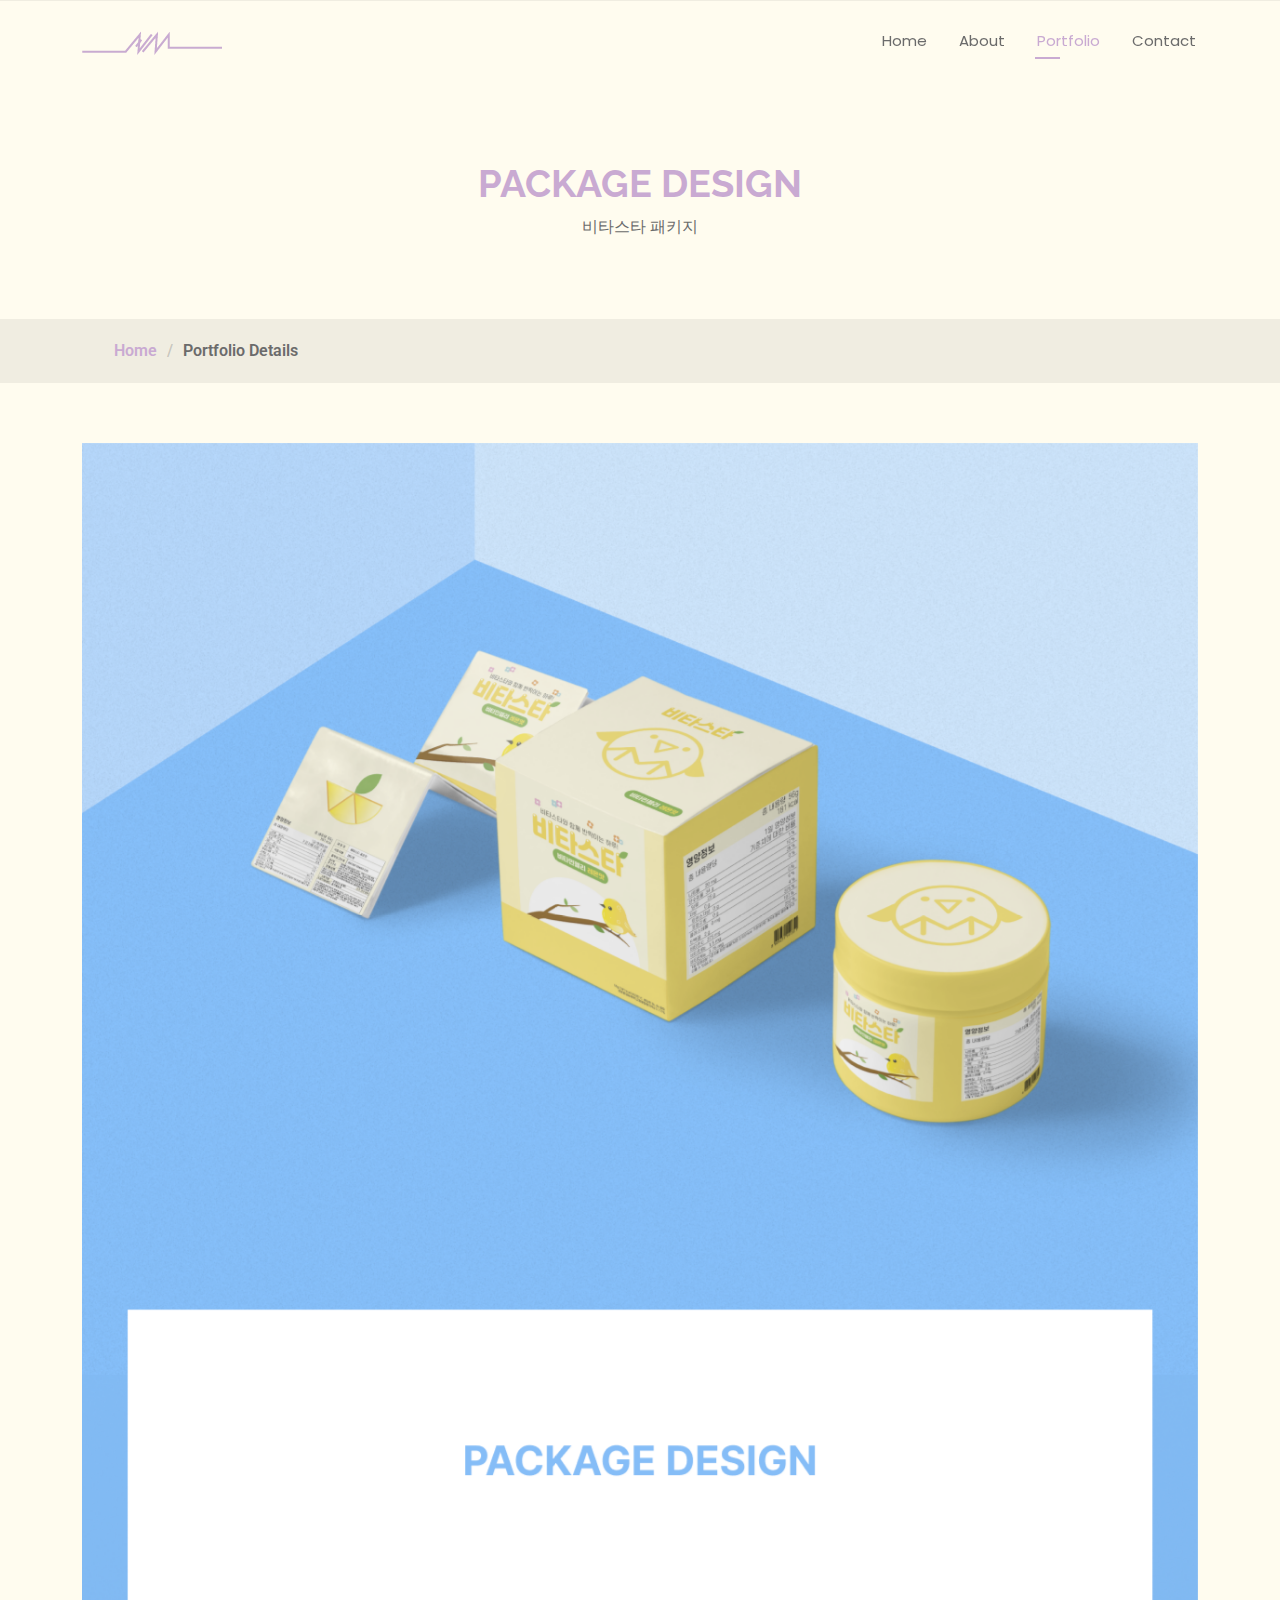
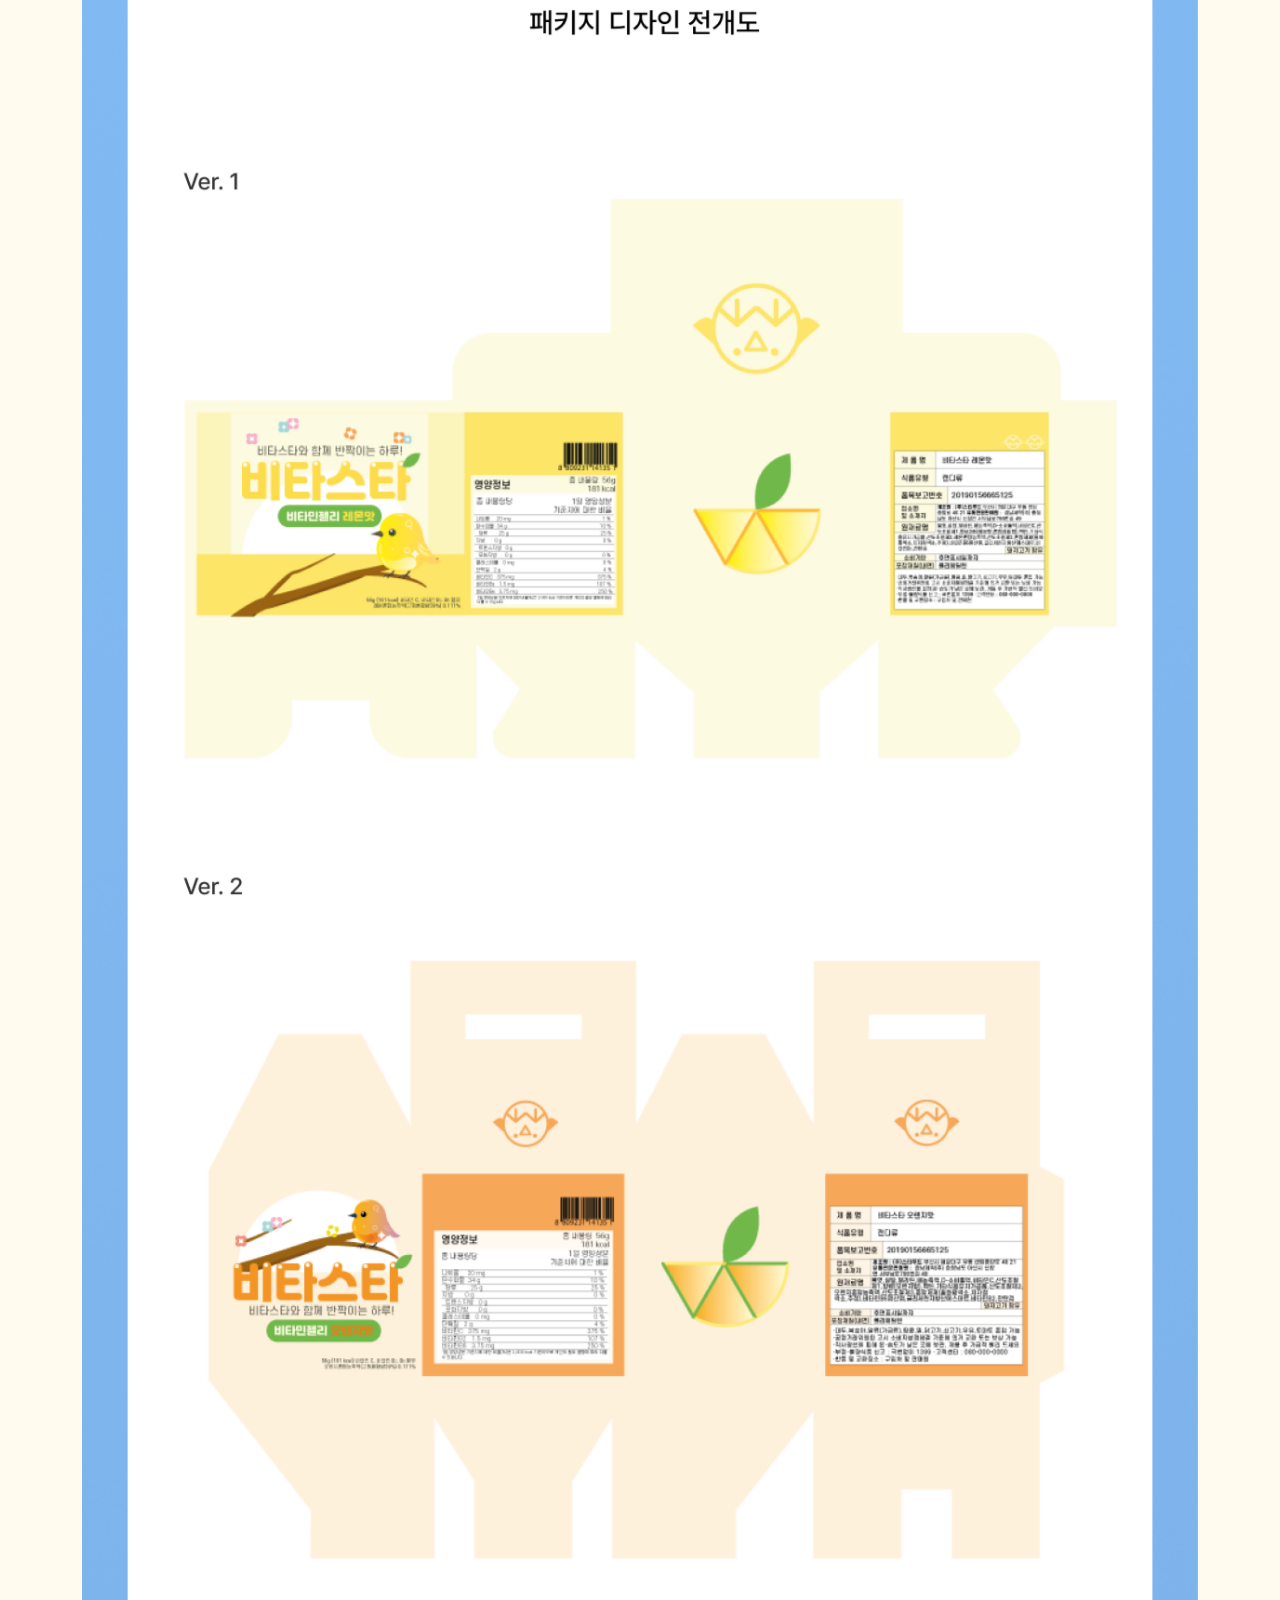
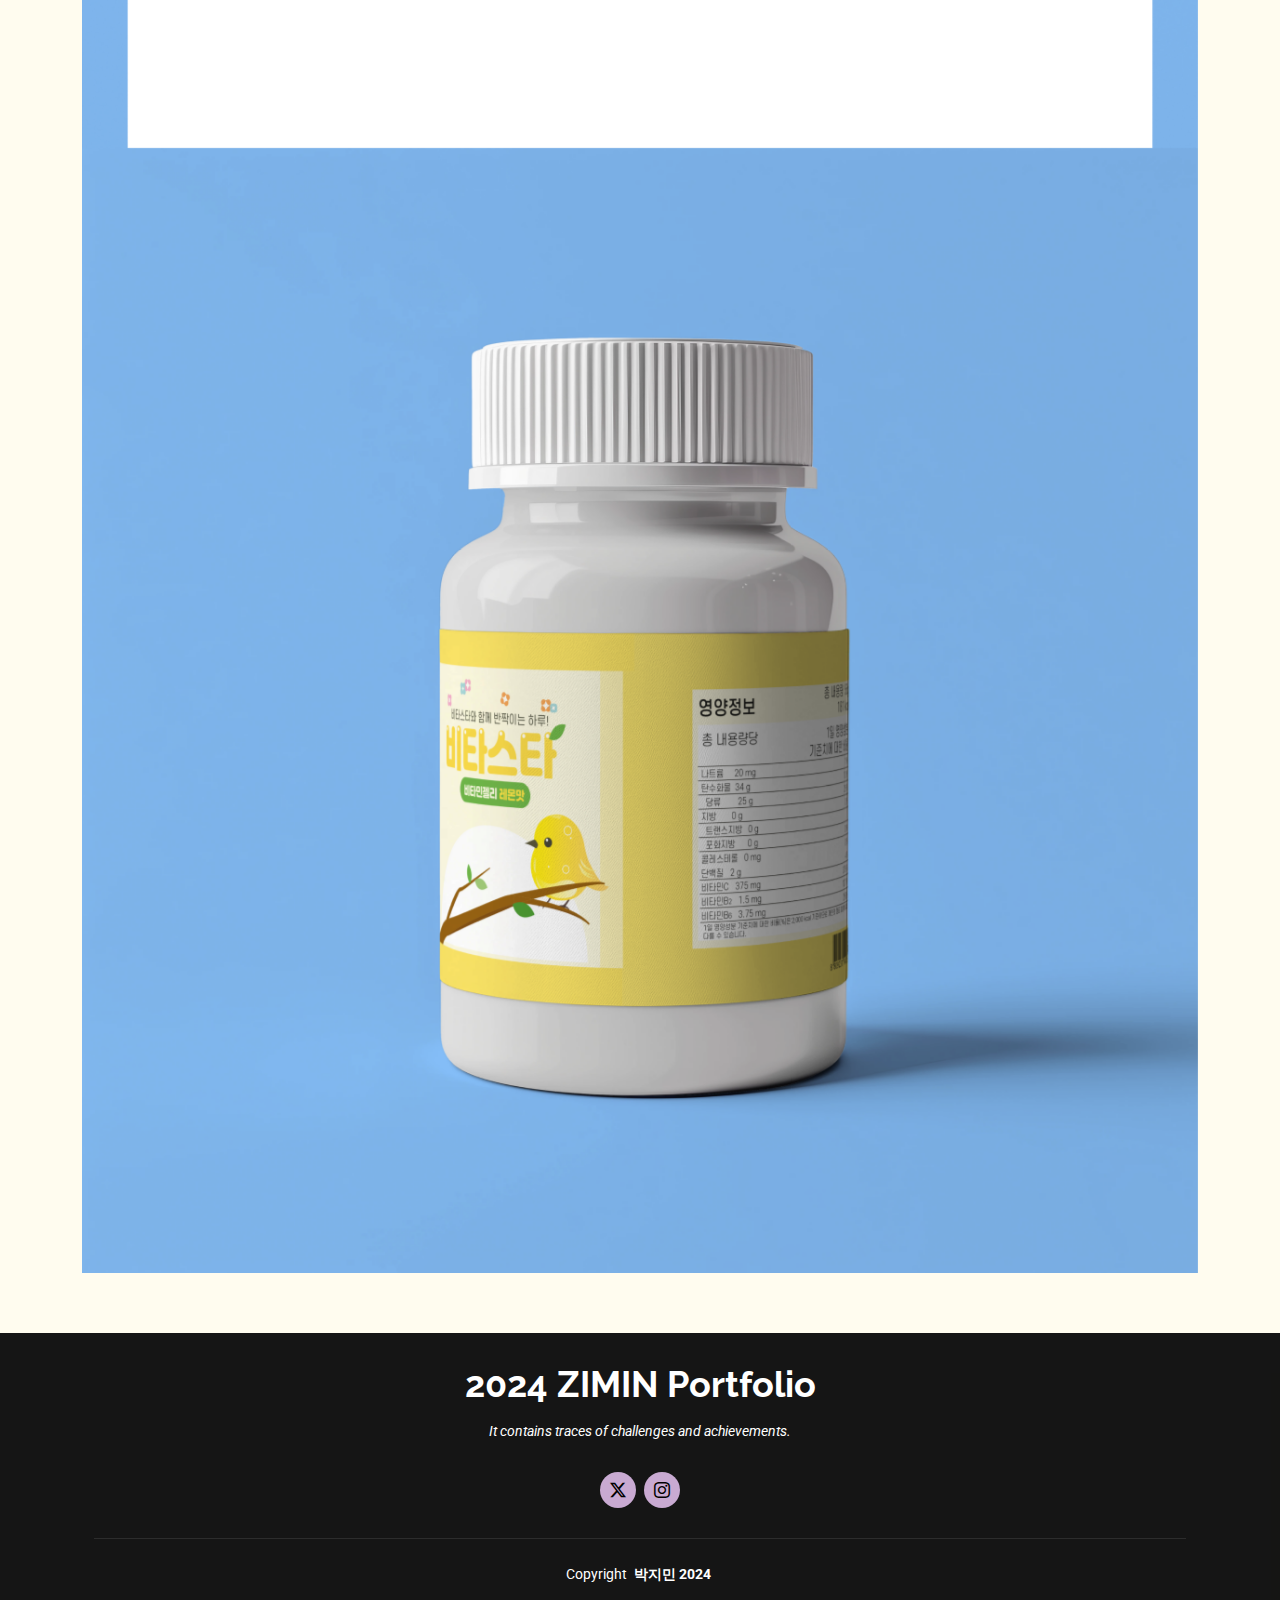
<file: portfolio-details5.html>
<!DOCTYPE html>
<html lang="ko">

<head>
  <meta charset="utf-8">
  <meta content="width=device-width, initial-scale=1.0" name="viewport">
  <title>박지민 포트폴리오</title>
  <meta name="description" content="박지민의 포트폴리오입니다.">
  <meta name="author" content="박지민">
  <meta name="keywords" content="HTML, CSS, JavaScript, BOOTSTRAP">
  <meta name="robots" content="noindex, nofollow">

  <!-- Favicons -->
  <link href="./images/pavi.png" rel="icon">
  <link href="./images/apple-touch-icon.png" rel="apple-touch-icon">

  <!-- Fonts -->
  <link href="https://fonts.googleapis.com" rel="preconnect">
  <link href="https://fonts.gstatic.com" rel="preconnect" crossorigin>
  <link
    href="https://fonts.googleapis.com/css2?family=Roboto:ital,wght@0,100;0,300;0,400;0,500;0,700;0,900;1,100;1,300;1,400;1,500;1,700;1,900&family=Poppins:ital,wght@0,100;0,200;0,300;0,400;0,500;0,600;0,700;0,800;0,900;1,100;1,200;1,300;1,400;1,500;1,600;1,700;1,800;1,900&family=Raleway:ital,wght@0,100;0,200;0,300;0,400;0,500;0,600;0,700;0,800;0,900;1,100;1,200;1,300;1,400;1,500;1,600;1,700;1,800;1,900&display=swap"
    rel="stylesheet">

  <!-- Vendor CSS Files -->
  <link href="./vendor/bootstrap/css/bootstrap.min.css" rel="stylesheet">
  <link href="./vendor/bootstrap-icons/bootstrap-icons.css" rel="stylesheet">
  <link href="./vendor/aos/aos.css" rel="stylesheet">
  <link href="./vendor/swiper/swiper-bundle.min.css" rel="stylesheet">
  <link href="./vendor/glightbox/css/glightbox.min.css" rel="stylesheet">

  <!-- Main CSS File -->
  <link href="./css/main.css" rel="stylesheet">

</head>

<body class="index-page">

  <header id="header" class="header d-flex align-items-center fixed-top">
    <div class="container-fluid container-xl position-relative d-flex align-items-center justify-content-between">

      <a href="index.html" class="logo d-flex align-items-center">
        <!-- Uncomment the line below if you also wish to use an image logo -->
        <!-- <img src="assets/img/logo.png" alt=""> -->
        <h1 class="sitename"><img src="./images/logo2.png" alt=""></h1> <!--내가만든이미지로바꿔넣기-->
      </a>

      <nav id="navmenu" class="navmenu">
        <ul>
          <li><a href="index.html">Home</a></li>
          <li><a href="about.html">About</a></li>
          <li><a href="portfolio.html" class="active">Portfolio</a></li>
          <li><a href="contact.html">Contact</a></li>
        </ul>
        <i class="mobile-nav-toggle d-xl-none bi bi-list"></i>
      </nav>

    </div>
  </header>

  <main class="main">

    <!-- Page Title -->
    <div class="page-title" data-aos="fade">
      <div class="heading">
        <div class="container">
          <div class="row d-flex justify-content-center text-center">
            <div class="col-lg-8">
              <h1>PACKAGE DESIGN</h1>
              <p class="mb-0">비타스타 패키지</p>
            </div>
          </div>
        </div>
      </div>
      <nav class="breadcrumbs">
        <div class="container">
          <ol>
            <li><a href="index.html">Home</a></li>
            <li class="current">Portfolio Details</li>
          </ol>
        </div>
      </nav>
    </div><!-- End Page Title -->

    <section id="portfolio-details" class="portfolio-details section">

      <div class="container" data-aos="fade-up" data-aos-delay="100">

        <div class="row gy-4">

          <div class="col-lg-12">
            <div class="portfolio-details-slider swiper init-swiper">

              <script type="application/json" class="swiper-config">
                {
                  "loop": true,
                  "speed": 600,
                  "autoplay": {
                    "delay": 5000
                  },
                  "slidesPerView": "auto",
                  "pagination": {
                    "el": ".swiper-pagination",
                    "type": "bullets",
                    "clickable": true
                  }
                }
              </script>

              <div class="swiper-wrapper align-items-center">

                <div class="swiper-slide">
                  <img src="./images/package.png" alt="">
                </div>


              </div>
              <div class="swiper-pagination"></div>
            </div>
          </div>



        </div>

      </div>

    </section><!-- /Portfolio Details Section -->


  </main>

  <footer id="footer" class="footer dark-background">
    <div class="container">
      <h3 class="sitename">2024 ZIMIN Portfolio</h3>
      <p>
        It contains traces of challenges and achievements.</p>
      <div class="social-links d-flex justify-content-center">
        <a href=""><i class="bi bi-twitter-x"></i></a>
        <a href="https://www.instagram.com/z1m_n" target="_blank"><i class="bi bi-instagram"></i></a>
      </div>
      <div class="container">
        <div class="copyright">
          <span>Copyright</span> <strong class="px-1 sitename">박지민 2024</strong>
        </div>
        <div class="credits">

        </div>
      </div>
    </div>
  </footer>

  <!-- Scroll Top -->
  <a href="#" id="scroll-top" class="scroll-top d-flex align-items-center justify-content-center"><i
      class="bi bi-arrow-up-short"></i></a>

  <!-- Preloader -->
  <div id="preloader"></div>

  <!-- Vendor JS Files -->
  <script src="./vendor/bootstrap/js/bootstrap.bundle.min.js"></script>
  <script src="./vendor/php-email-form/validate.js"></script>
  <script src="./vendor/aos/aos.js"></script>
  <script src="./vendor/typed.js/typed.umd.js"></script>
  <script src="./vendor/purecounter/purecounter_vanilla.js"></script>
  <script src="./vendor/waypoints/noframework.waypoints.js"></script>
  <script src="./vendor/swiper/swiper-bundle.min.js"></script>
  <script src="./vendor/glightbox/js/glightbox.min.js"></script>
  <script src="./vendor/imagesloaded/imagesloaded.pkgd.min.js"></script>
  <script src="./vendor/isotope-layout/isotope.pkgd.min.js"></script>

  <!-- Main JS File -->
  <script src="./js/main.js"></script>

</body>

</html>
</file>
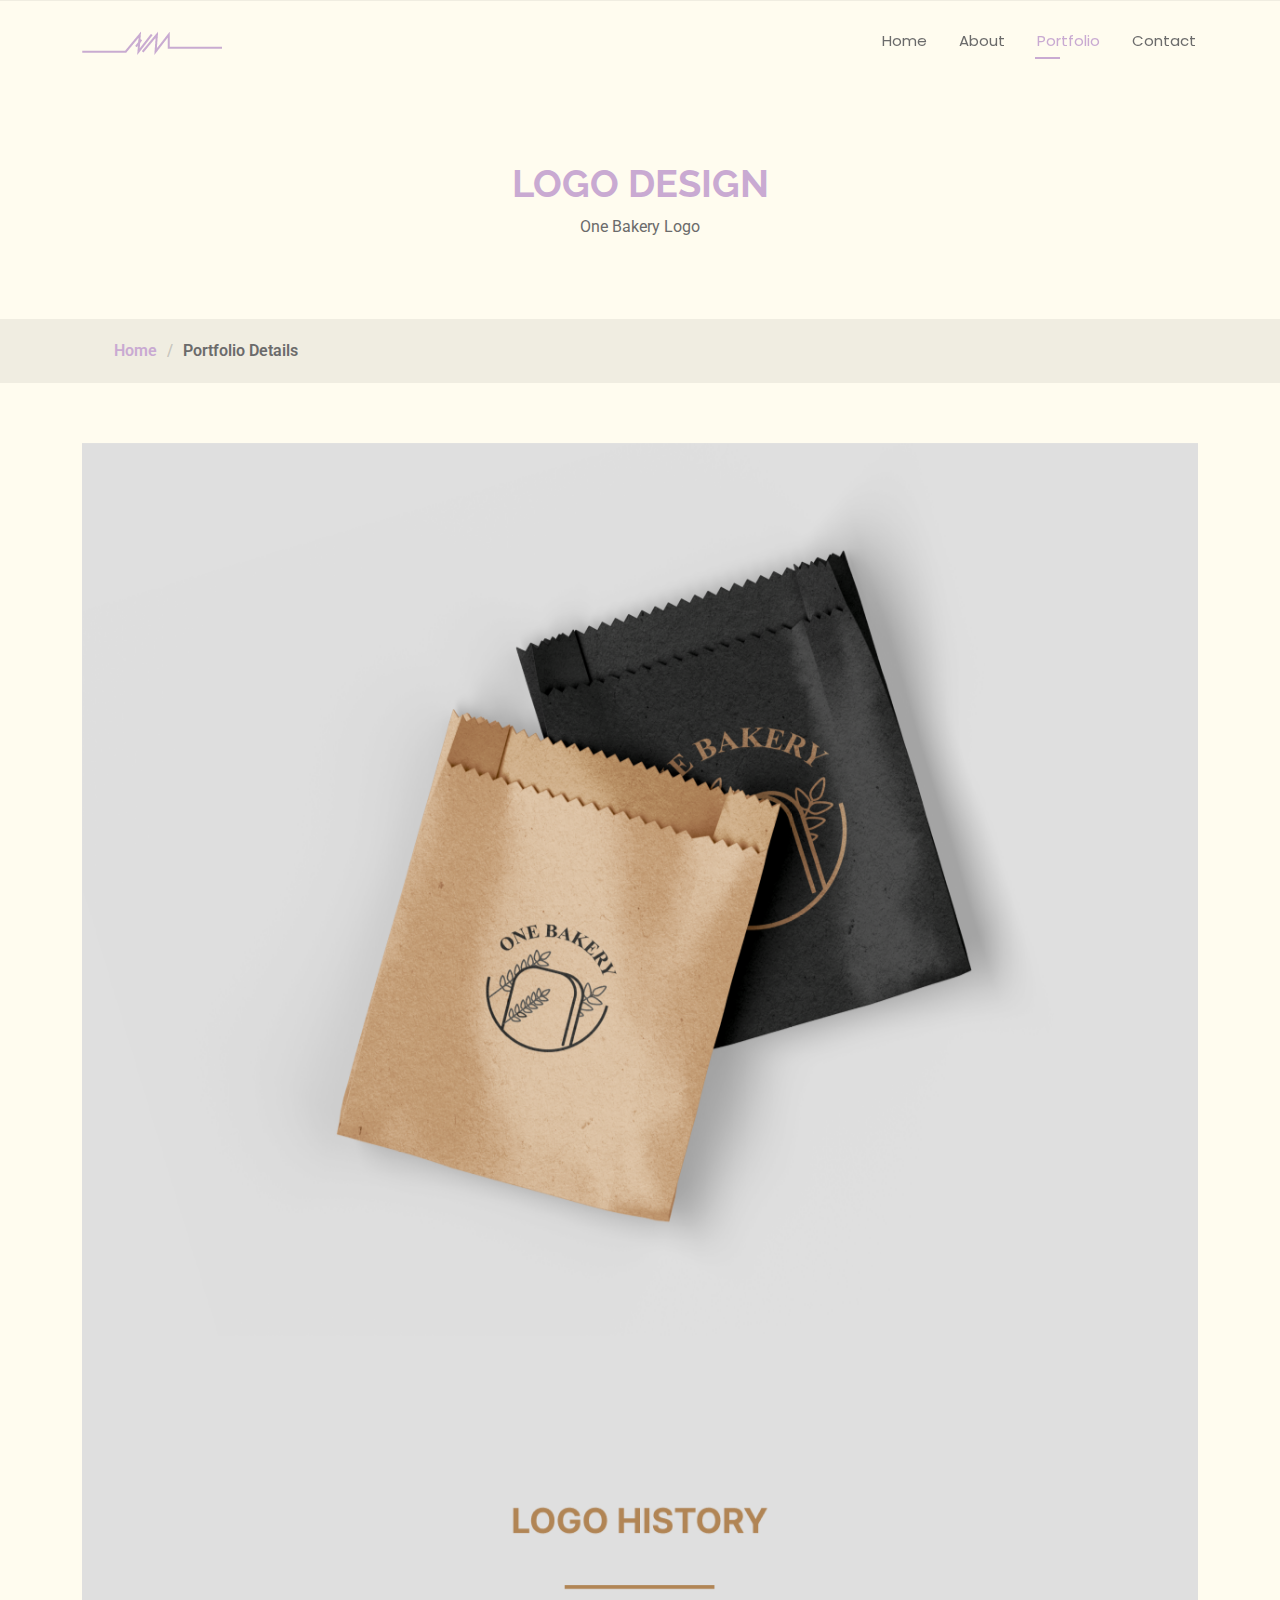
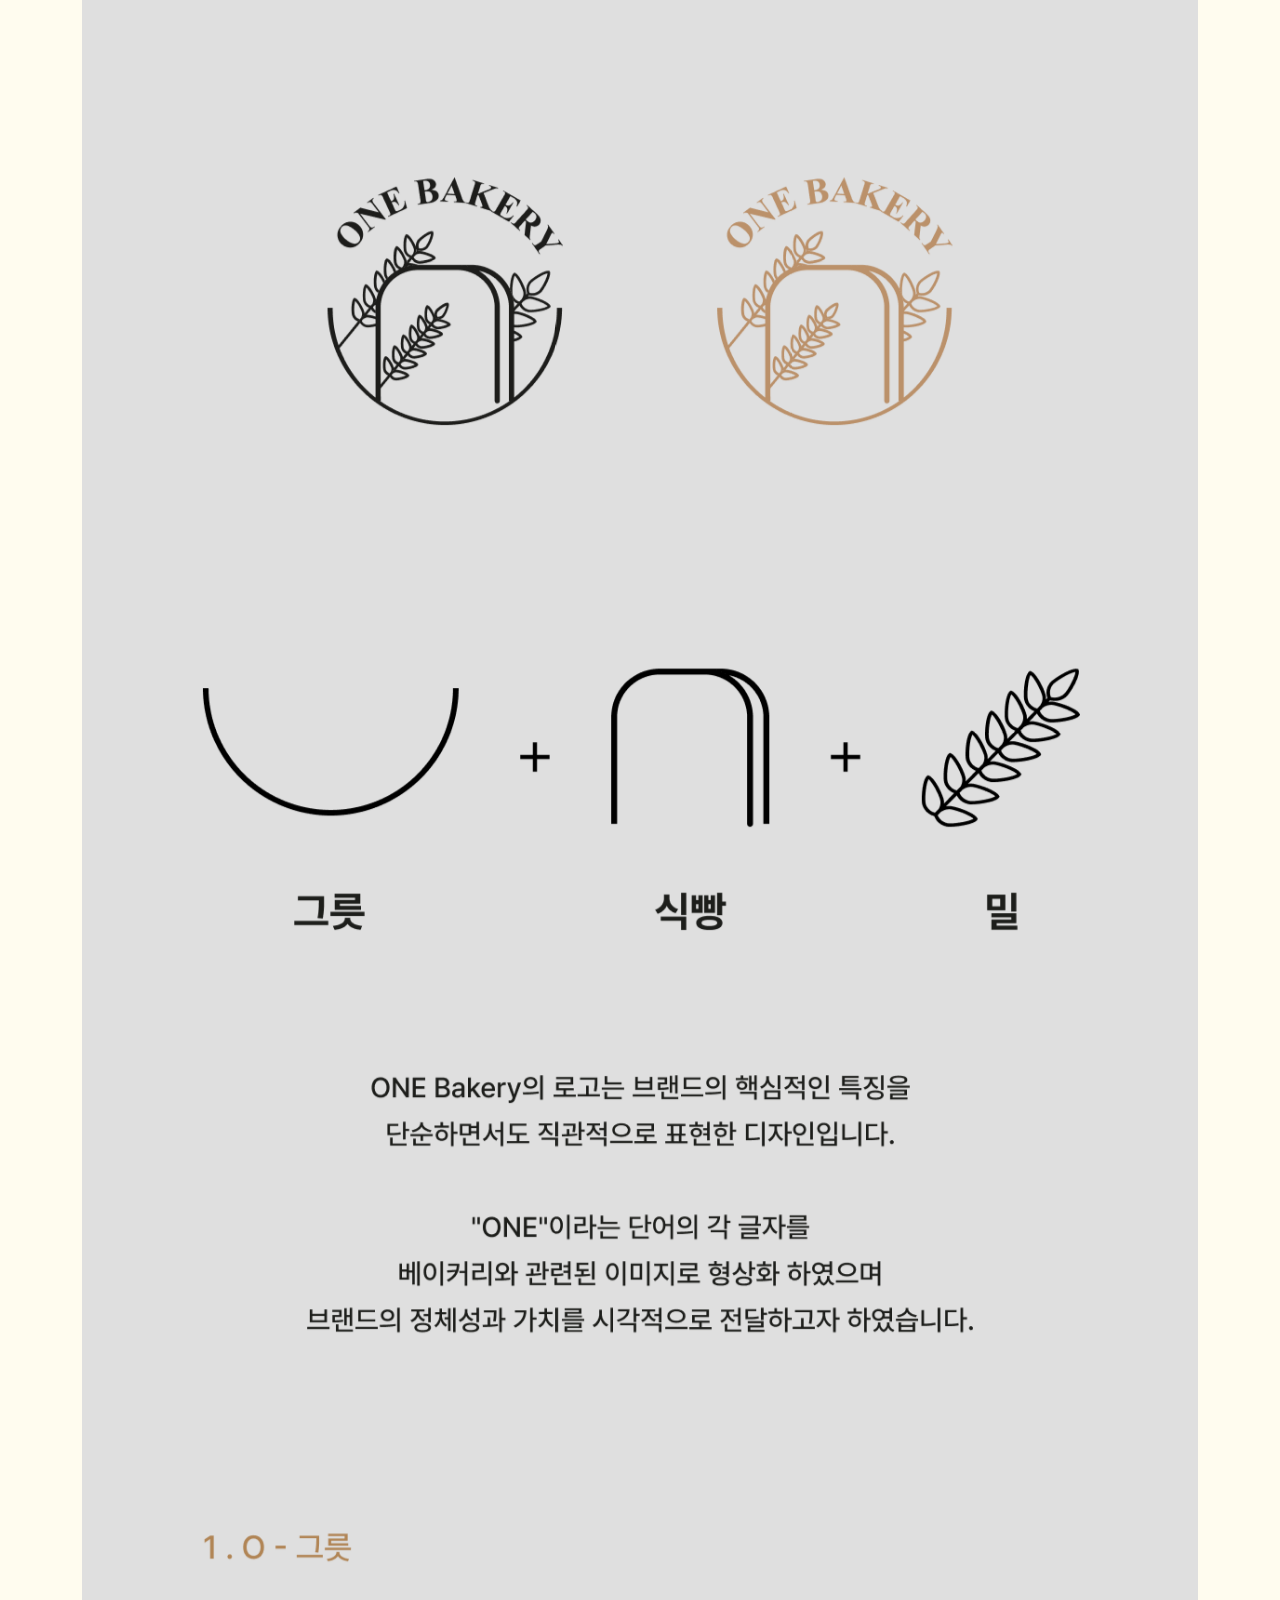
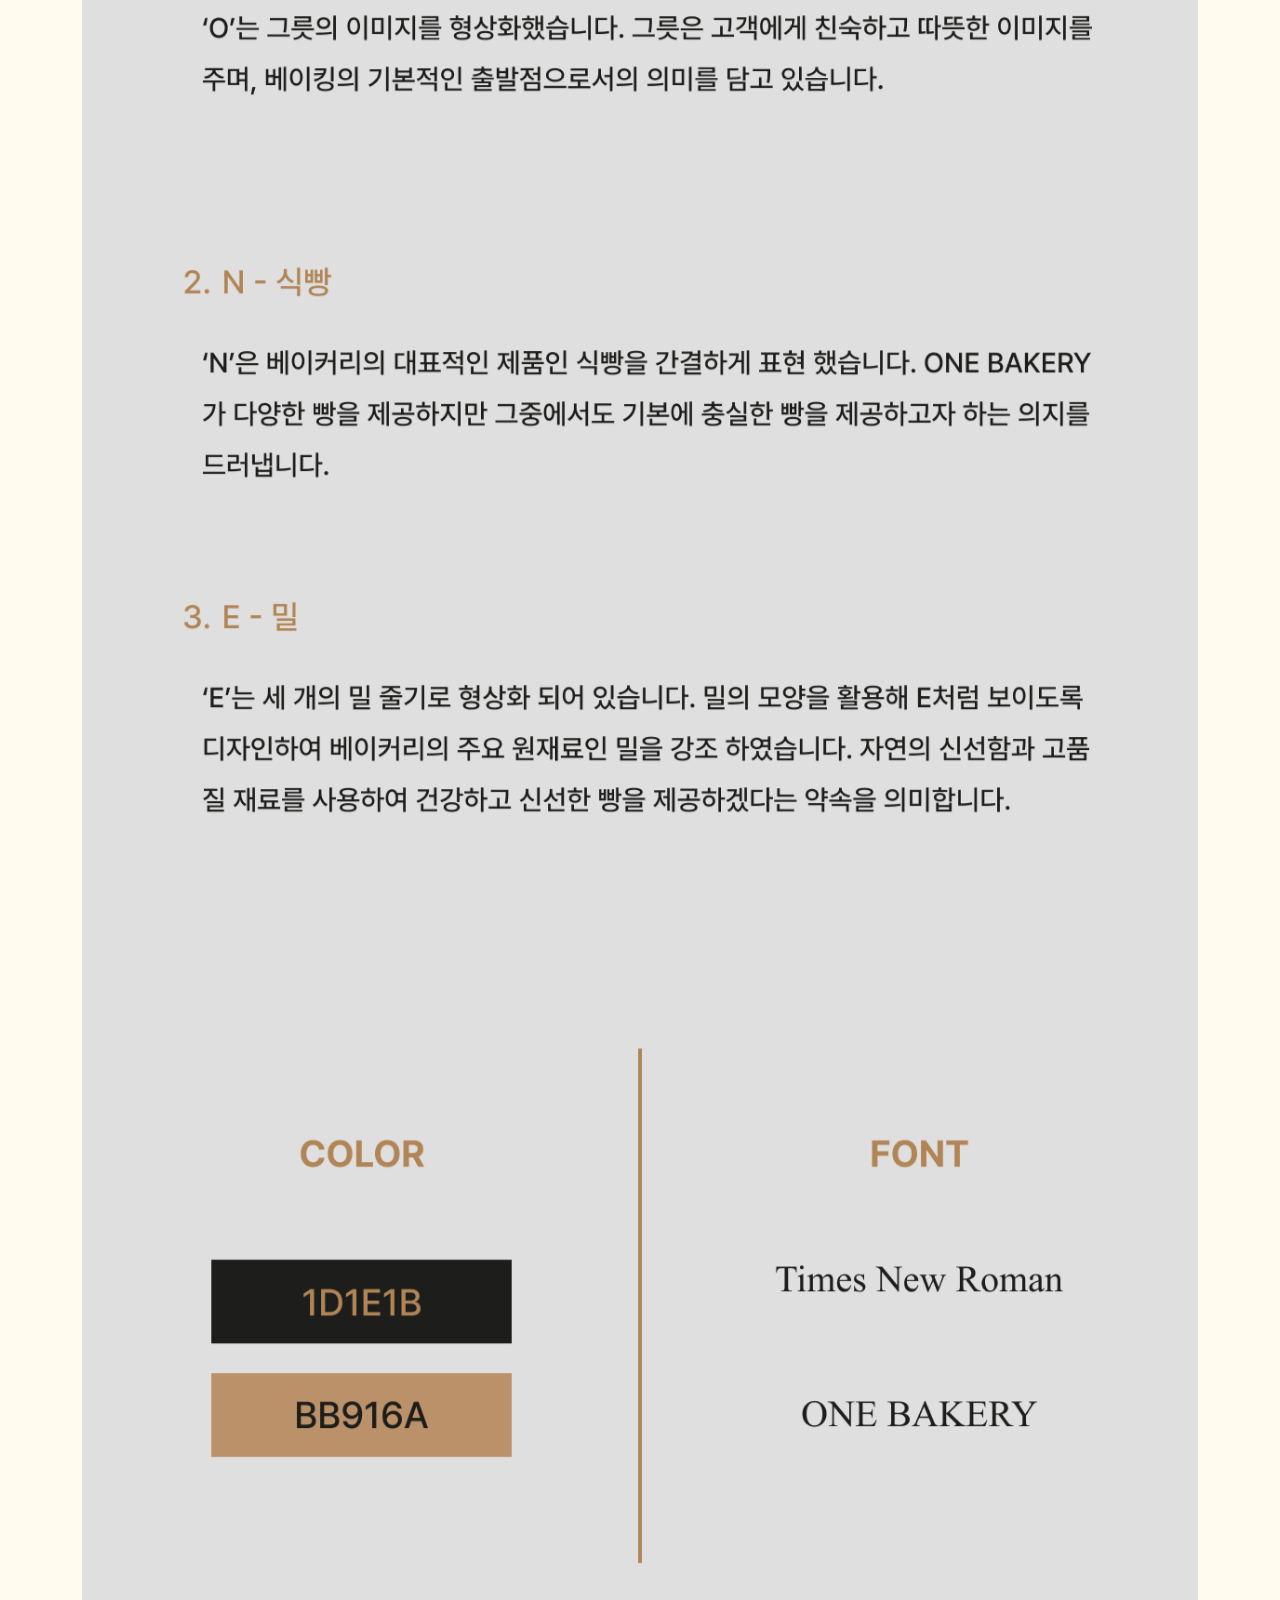
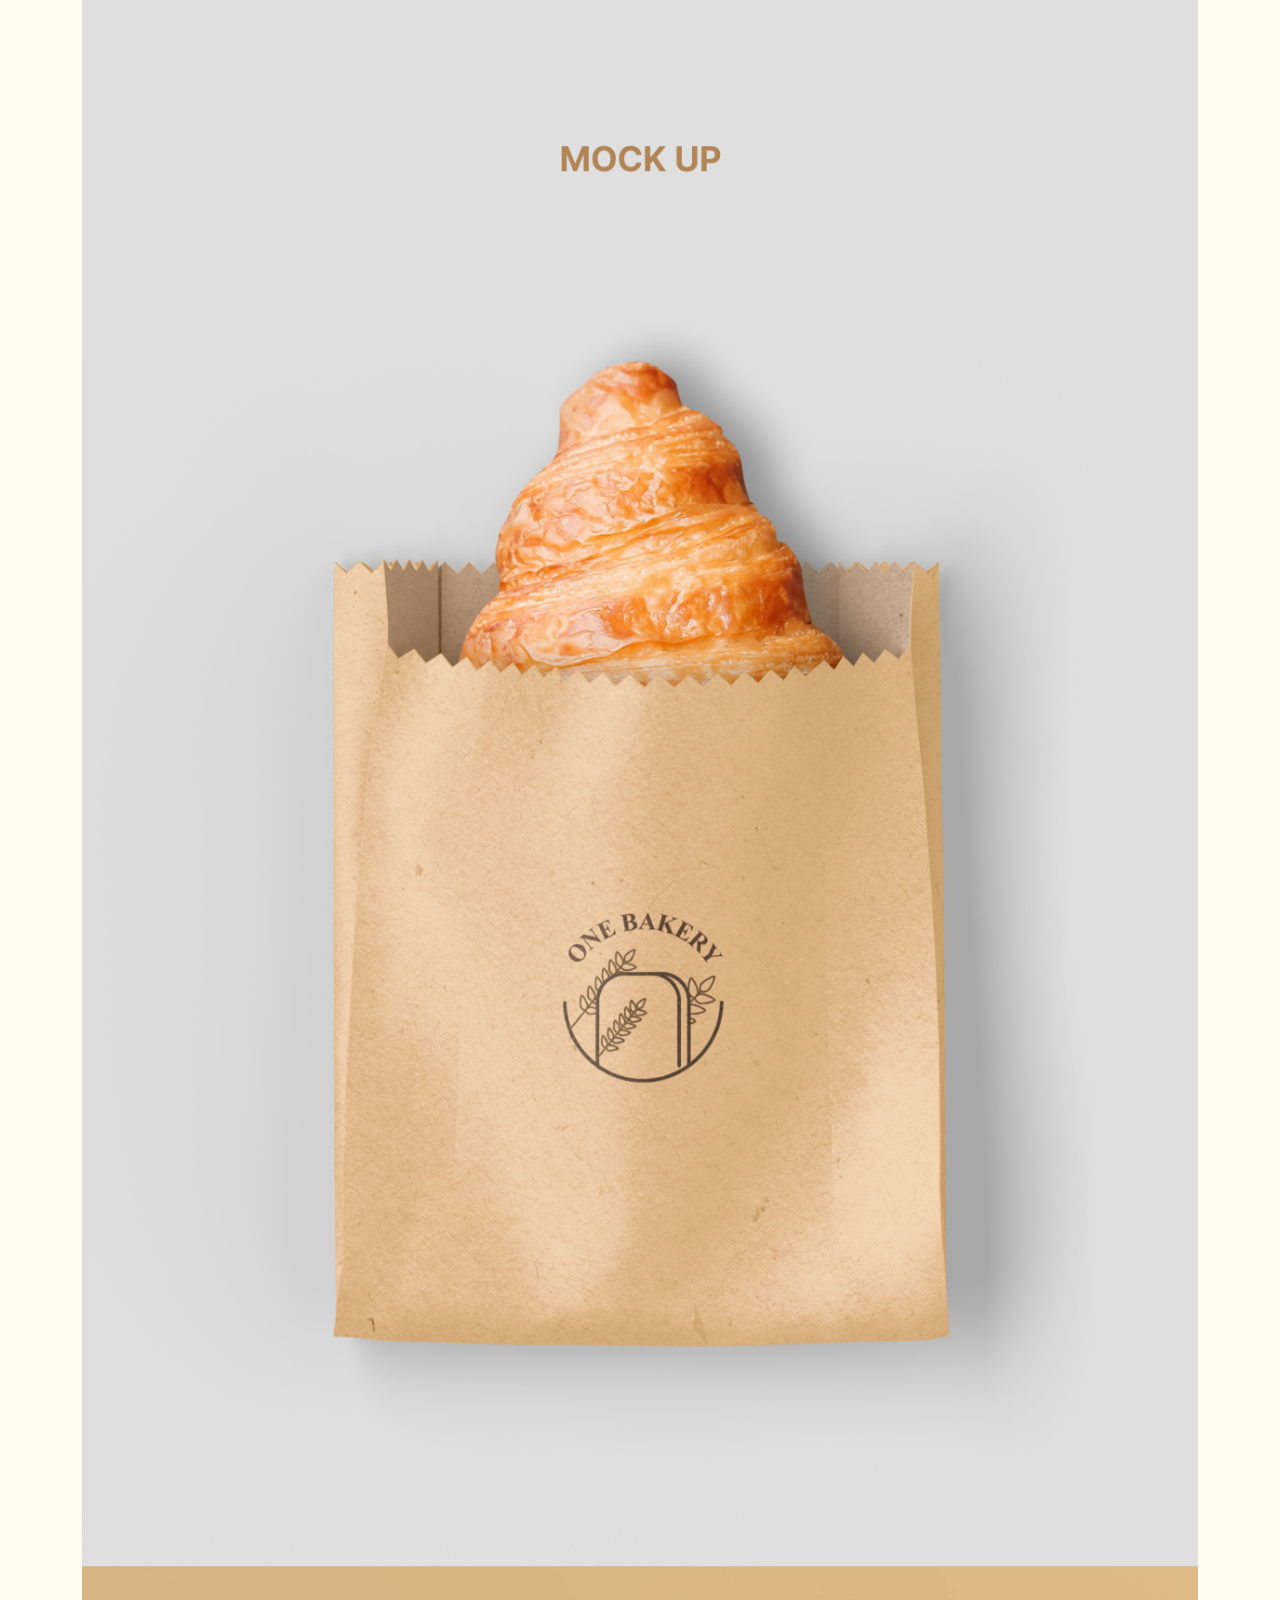
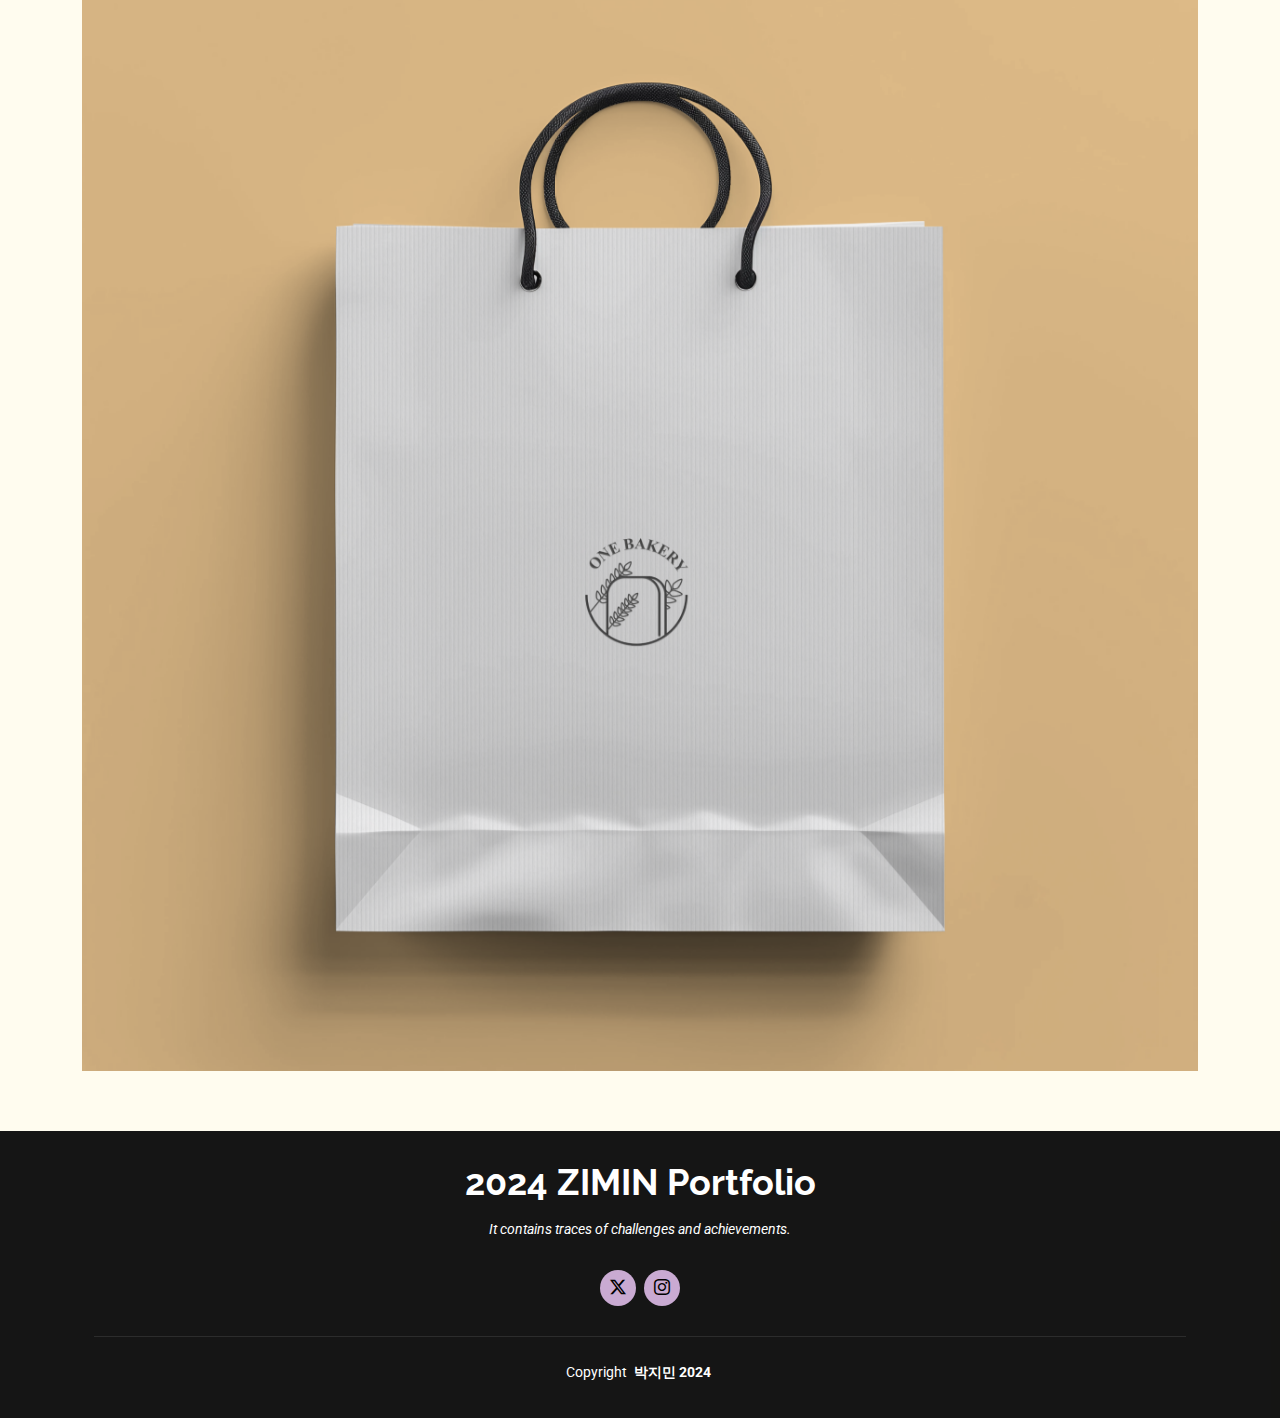
<file: portfolio-details6.html>
<!DOCTYPE html>
<html lang="ko">

<head>
  <meta charset="utf-8">
  <meta content="width=device-width, initial-scale=1.0" name="viewport">
  <title>박지민 포트폴리오</title>
  <meta name="description" content="박지민의 포트폴리오입니다.">
  <meta name="author" content="박지민">
  <meta name="keywords" content="HTML, CSS, JavaScript, BOOTSTRAP">
  <meta name="robots" content="noindex, nofollow">

  <!-- Favicons -->
  <link href="./images/pavi.png" rel="icon">
  <link href="./images/apple-touch-icon.png" rel="apple-touch-icon">

  <!-- Fonts -->
  <link href="https://fonts.googleapis.com" rel="preconnect">
  <link href="https://fonts.gstatic.com" rel="preconnect" crossorigin>
  <link
    href="https://fonts.googleapis.com/css2?family=Roboto:ital,wght@0,100;0,300;0,400;0,500;0,700;0,900;1,100;1,300;1,400;1,500;1,700;1,900&family=Poppins:ital,wght@0,100;0,200;0,300;0,400;0,500;0,600;0,700;0,800;0,900;1,100;1,200;1,300;1,400;1,500;1,600;1,700;1,800;1,900&family=Raleway:ital,wght@0,100;0,200;0,300;0,400;0,500;0,600;0,700;0,800;0,900;1,100;1,200;1,300;1,400;1,500;1,600;1,700;1,800;1,900&display=swap"
    rel="stylesheet">

  <!-- Vendor CSS Files -->
  <link href="./vendor/bootstrap/css/bootstrap.min.css" rel="stylesheet">
  <link href="./vendor/bootstrap-icons/bootstrap-icons.css" rel="stylesheet">
  <link href="./vendor/aos/aos.css" rel="stylesheet">
  <link href="./vendor/swiper/swiper-bundle.min.css" rel="stylesheet">
  <link href="./vendor/glightbox/css/glightbox.min.css" rel="stylesheet">

  <!-- Main CSS File -->
  <link href="./css/main.css" rel="stylesheet">

</head>

<body class="index-page">

  <header id="header" class="header d-flex align-items-center fixed-top">
    <div class="container-fluid container-xl position-relative d-flex align-items-center justify-content-between">

      <a href="index.html" class="logo d-flex align-items-center">
        <!-- Uncomment the line below if you also wish to use an image logo -->
        <!-- <img src="assets/img/logo.png" alt=""> -->
        <h1 class="sitename"><img src="./images/logo2.png" alt=""></h1> <!--내가만든이미지로바꿔넣기-->
      </a>

      <nav id="navmenu" class="navmenu">
        <ul>
          <li><a href="index.html">Home</a></li>
          <li><a href="about.html">About</a></li>
          <li><a href="portfolio.html" class="active">Portfolio</a></li>
          <li><a href="contact.html">Contact</a></li>
        </ul>
        <i class="mobile-nav-toggle d-xl-none bi bi-list"></i>
      </nav>

    </div>
  </header>

  <main class="main">

    <!-- Page Title -->
    <div class="page-title" data-aos="fade">
      <div class="heading">
        <div class="container">
          <div class="row d-flex justify-content-center text-center">
            <div class="col-lg-8">
              <h1>LOGO DESIGN</h1>
              <p class="mb-0">One Bakery Logo</p>
            </div>
          </div>
        </div>
      </div>
      <nav class="breadcrumbs">
        <div class="container">
          <ol>
            <li><a href="index.html">Home</a></li>
            <li class="current">Portfolio Details</li>
          </ol>
        </div>
      </nav>
    </div><!-- End Page Title -->

    <section id="portfolio-details" class="portfolio-details section">

      <div class="container" data-aos="fade-up" data-aos-delay="100">

        <div class="row gy-4">

          <div class="col-lg-12">
            <div class="portfolio-details-slider swiper init-swiper">

              <script type="application/json" class="swiper-config">
                {
                  "loop": true,
                  "speed": 600,
                  "autoplay": {
                    "delay": 5000
                  },
                  "slidesPerView": "auto",
                  "pagination": {
                    "el": ".swiper-pagination",
                    "type": "bullets",
                    "clickable": true
                  }
                }
              </script>

              <div class="swiper-wrapper align-items-center">

                <div class="swiper-slide">
                  <img src="./images/logo.png" alt="">
                </div>


              </div>
              <div class="swiper-pagination"></div>
            </div>
          </div>



        </div>

      </div>

    </section><!-- /Portfolio Details Section -->


  </main>

  <footer id="footer" class="footer dark-background">
    <div class="container">
      <h3 class="sitename">2024 ZIMIN Portfolio</h3>
      <p>
        It contains traces of challenges and achievements.</p>
      <div class="social-links d-flex justify-content-center">
        <a href=""><i class="bi bi-twitter-x"></i></a>
        <a href="https://www.instagram.com/z1m_n" target="_blank"><i class="bi bi-instagram"></i></a>
      </div>
      <div class="container">
        <div class="copyright">
          <span>Copyright</span> <strong class="px-1 sitename">박지민 2024</strong>
        </div>
        <div class="credits">

        </div>
      </div>
    </div>
  </footer>

  <!-- Scroll Top -->
  <a href="#" id="scroll-top" class="scroll-top d-flex align-items-center justify-content-center"><i
      class="bi bi-arrow-up-short"></i></a>

  <!-- Preloader -->
  <div id="preloader"></div>

  <!-- Vendor JS Files -->
  <script src="./vendor/bootstrap/js/bootstrap.bundle.min.js"></script>
  <script src="./vendor/php-email-form/validate.js"></script>
  <script src="./vendor/aos/aos.js"></script>
  <script src="./vendor/typed.js/typed.umd.js"></script>
  <script src="./vendor/purecounter/purecounter_vanilla.js"></script>
  <script src="./vendor/waypoints/noframework.waypoints.js"></script>
  <script src="./vendor/swiper/swiper-bundle.min.js"></script>
  <script src="./vendor/glightbox/js/glightbox.min.js"></script>
  <script src="./vendor/imagesloaded/imagesloaded.pkgd.min.js"></script>
  <script src="./vendor/isotope-layout/isotope.pkgd.min.js"></script>

  <!-- Main JS File -->
  <script src="./js/main.js"></script>

</body>

</html>
</file>
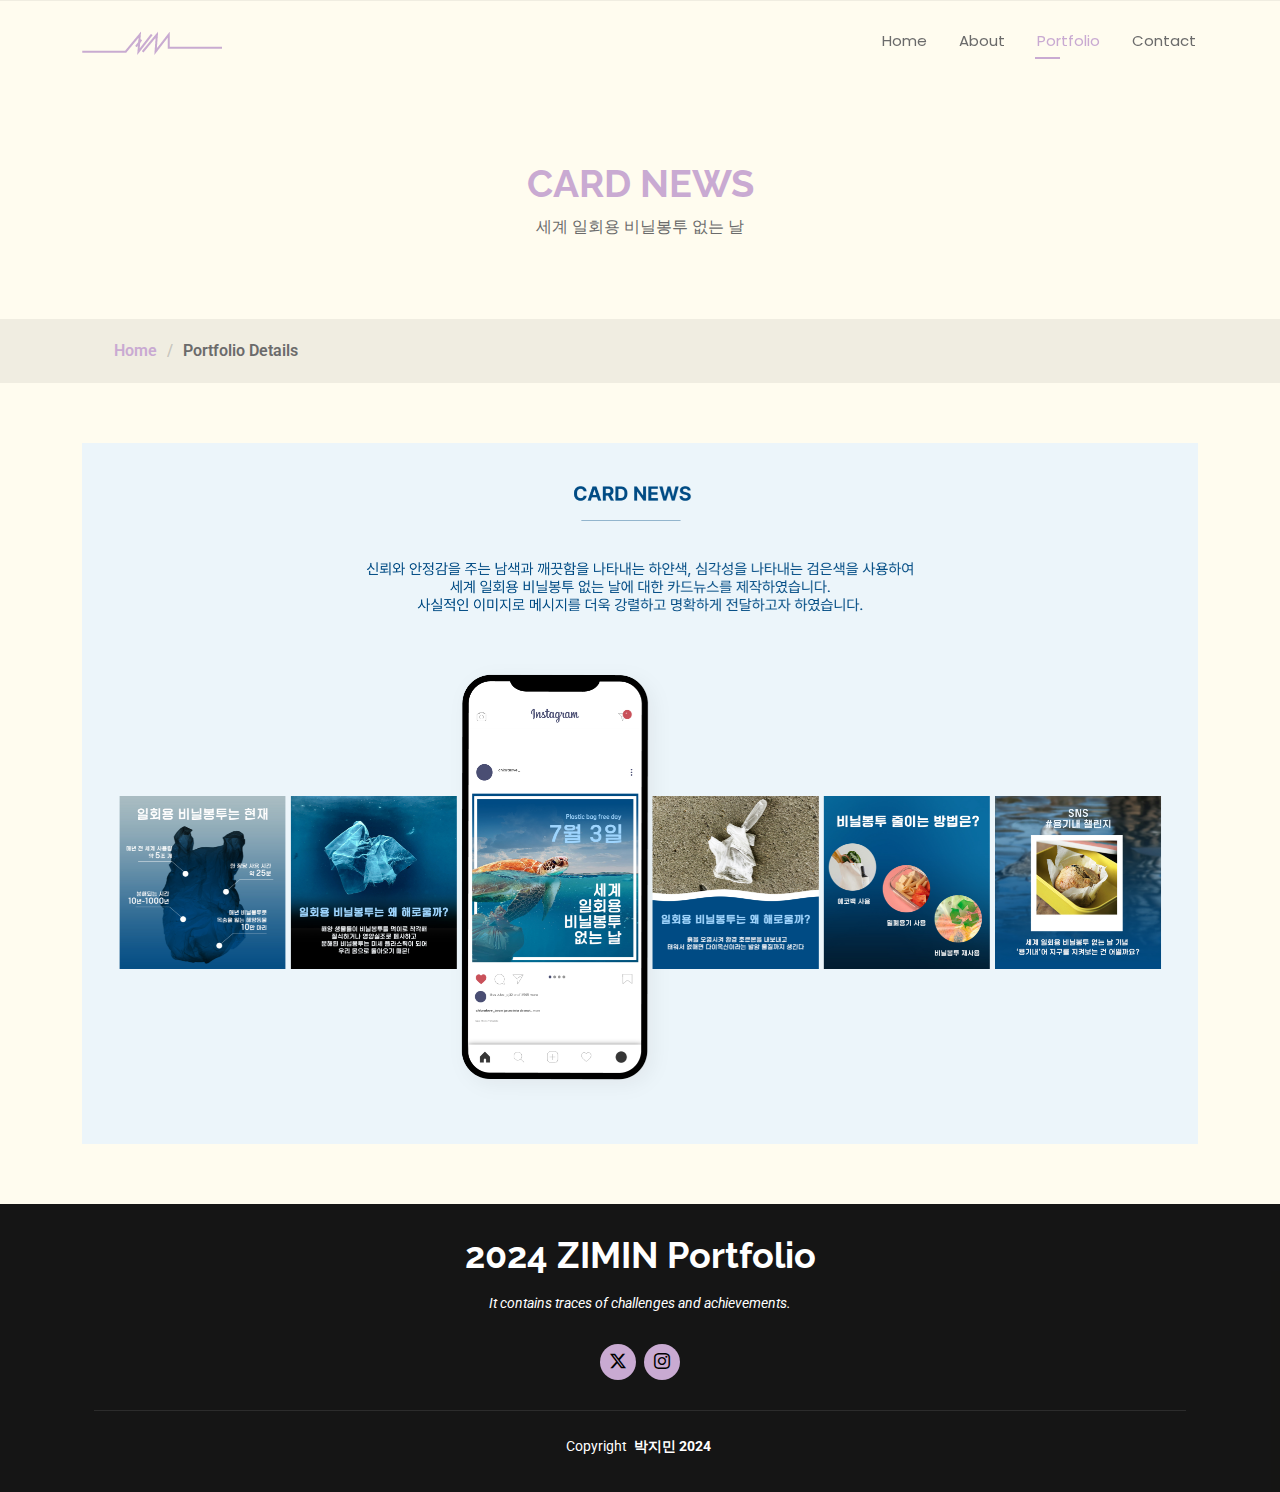
<file: portfolio-details7.html>
<!DOCTYPE html>
<html lang="ko">

<head>
  <meta charset="utf-8">
  <meta content="width=device-width, initial-scale=1.0" name="viewport">
  <title>박지민 포트폴리오</title>
  <meta name="description" content="박지민의 포트폴리오입니다.">
  <meta name="author" content="박지민">
  <meta name="keywords" content="HTML, CSS, JavaScript, BOOTSTRAP">
  <meta name="robots" content="noindex, nofollow">

  <!-- Favicons -->
  <link href="./images/pavi.png" rel="icon">
  <link href="./images/apple-touch-icon.png" rel="apple-touch-icon">

  <!-- Fonts -->
  <link href="https://fonts.googleapis.com" rel="preconnect">
  <link href="https://fonts.gstatic.com" rel="preconnect" crossorigin>
  <link
    href="https://fonts.googleapis.com/css2?family=Roboto:ital,wght@0,100;0,300;0,400;0,500;0,700;0,900;1,100;1,300;1,400;1,500;1,700;1,900&family=Poppins:ital,wght@0,100;0,200;0,300;0,400;0,500;0,600;0,700;0,800;0,900;1,100;1,200;1,300;1,400;1,500;1,600;1,700;1,800;1,900&family=Raleway:ital,wght@0,100;0,200;0,300;0,400;0,500;0,600;0,700;0,800;0,900;1,100;1,200;1,300;1,400;1,500;1,600;1,700;1,800;1,900&display=swap"
    rel="stylesheet">

  <!-- Vendor CSS Files -->
  <link href="./vendor/bootstrap/css/bootstrap.min.css" rel="stylesheet">
  <link href="./vendor/bootstrap-icons/bootstrap-icons.css" rel="stylesheet">
  <link href="./vendor/aos/aos.css" rel="stylesheet">
  <link href="./vendor/swiper/swiper-bundle.min.css" rel="stylesheet">
  <link href="./vendor/glightbox/css/glightbox.min.css" rel="stylesheet">

  <!-- Main CSS File -->
  <link href="./css/main.css" rel="stylesheet">

</head>

<body class="index-page">

  <header id="header" class="header d-flex align-items-center fixed-top">
    <div class="container-fluid container-xl position-relative d-flex align-items-center justify-content-between">

      <a href="index.html" class="logo d-flex align-items-center">
        <!-- Uncomment the line below if you also wish to use an image logo -->
        <!-- <img src="assets/img/logo.png" alt=""> -->
        <h1 class="sitename"><img src="./images/logo2.png" alt=""></h1> <!--내가만든이미지로바꿔넣기-->
      </a>

      <nav id="navmenu" class="navmenu">
        <ul>
          <li><a href="index.html">Home</a></li>
          <li><a href="about.html">About</a></li>
          <li><a href="portfolio.html" class="active">Portfolio</a></li>
          <li><a href="contact.html">Contact</a></li>
        </ul>
        <i class="mobile-nav-toggle d-xl-none bi bi-list"></i>
      </nav>

    </div>
  </header>

  <main class="main">

    <!-- Page Title -->
    <div class="page-title" data-aos="fade">
      <div class="heading">
        <div class="container">
          <div class="row d-flex justify-content-center text-center">
            <div class="col-lg-8">
              <h1>CARD NEWS</h1>
              <p class="mb-0">세계 일회용 비닐봉투 없는 날</p>
            </div>
          </div>
        </div>
      </div>
      <nav class="breadcrumbs">
        <div class="container">
          <ol>
            <li><a href="index.html">Home</a></li>
            <li class="current">Portfolio Details</li>
          </ol>
        </div>
      </nav>
    </div><!-- End Page Title -->

    <section id="portfolio-details" class="portfolio-details section">

      <div class="container" data-aos="fade-up" data-aos-delay="100">

        <div class="row gy-4">

          <div class="col-lg-12">
            <div class="portfolio-details-slider swiper init-swiper">

              <script type="application/json" class="swiper-config">
                {
                  "loop": true,
                  "speed": 600,
                  "autoplay": {
                    "delay": 5000
                  },
                  "slidesPerView": "auto",
                  "pagination": {
                    "el": ".swiper-pagination",
                    "type": "bullets",
                    "clickable": true
                  }
                }
              </script>

              <div class="swiper-wrapper align-items-center">

                <div class="swiper-slide">
                  <img src="./images/cardnews.png" alt="">
                </div>


              </div>
              <div class="swiper-pagination"></div>
            </div>
          </div>



        </div>

      </div>

    </section><!-- /Portfolio Details Section -->


  </main>

  <footer id="footer" class="footer dark-background">
    <div class="container">
      <h3 class="sitename">2024 ZIMIN Portfolio</h3>
      <p>
        It contains traces of challenges and achievements.</p>
      <div class="social-links d-flex justify-content-center">
        <a href=""><i class="bi bi-twitter-x"></i></a>
        <a href="https://www.instagram.com/z1m_n" target="_blank"><i class="bi bi-instagram"></i></a>
      </div>
      <div class="container">
        <div class="copyright">
          <span>Copyright</span> <strong class="px-1 sitename">박지민 2024</strong>
        </div>
        <div class="credits">

        </div>
      </div>
    </div>
  </footer>

  <!-- Scroll Top -->
  <a href="#" id="scroll-top" class="scroll-top d-flex align-items-center justify-content-center"><i
      class="bi bi-arrow-up-short"></i></a>

  <!-- Preloader -->
  <div id="preloader"></div>

  <!-- Vendor JS Files -->
  <script src="./vendor/bootstrap/js/bootstrap.bundle.min.js"></script>
  <script src="./vendor/php-email-form/validate.js"></script>
  <script src="./vendor/aos/aos.js"></script>
  <script src="./vendor/typed.js/typed.umd.js"></script>
  <script src="./vendor/purecounter/purecounter_vanilla.js"></script>
  <script src="./vendor/waypoints/noframework.waypoints.js"></script>
  <script src="./vendor/swiper/swiper-bundle.min.js"></script>
  <script src="./vendor/glightbox/js/glightbox.min.js"></script>
  <script src="./vendor/imagesloaded/imagesloaded.pkgd.min.js"></script>
  <script src="./vendor/isotope-layout/isotope.pkgd.min.js"></script>

  <!-- Main JS File -->
  <script src="./js/main.js"></script>

</body>

</html>
</file>
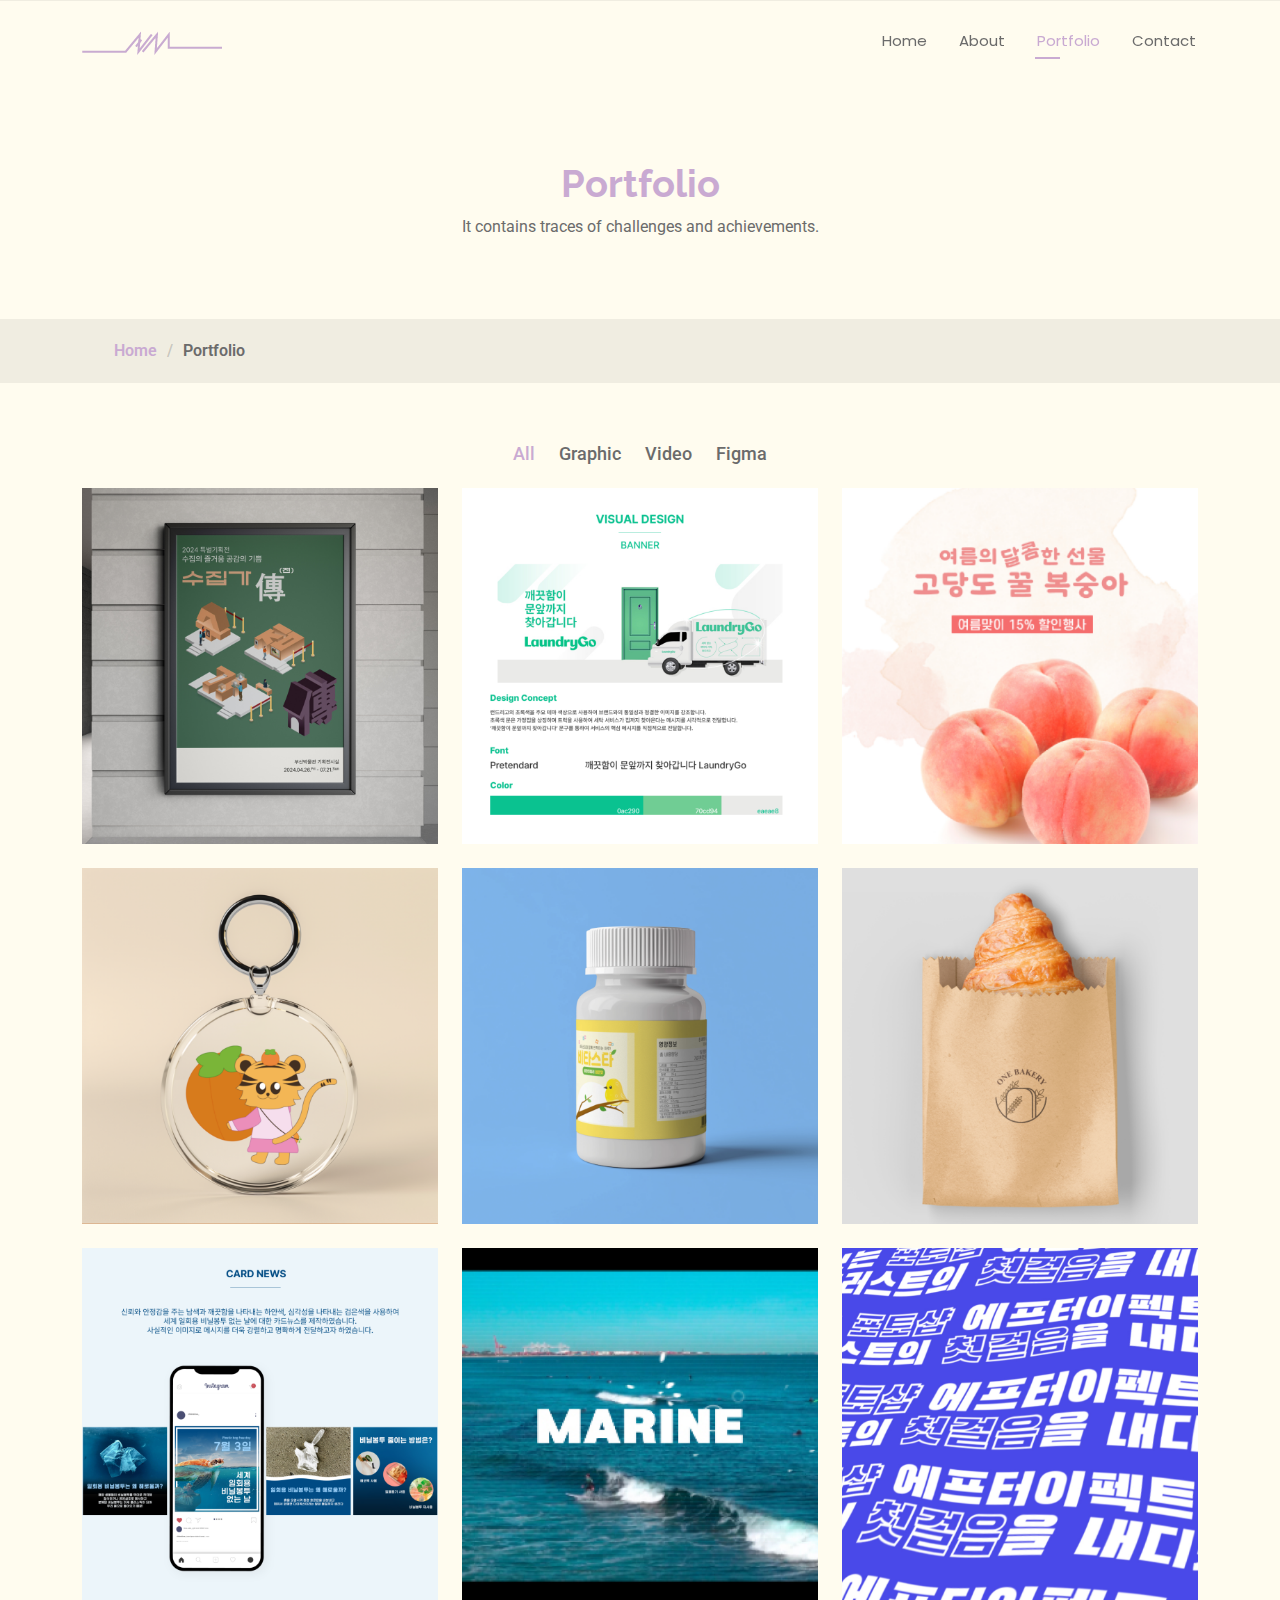
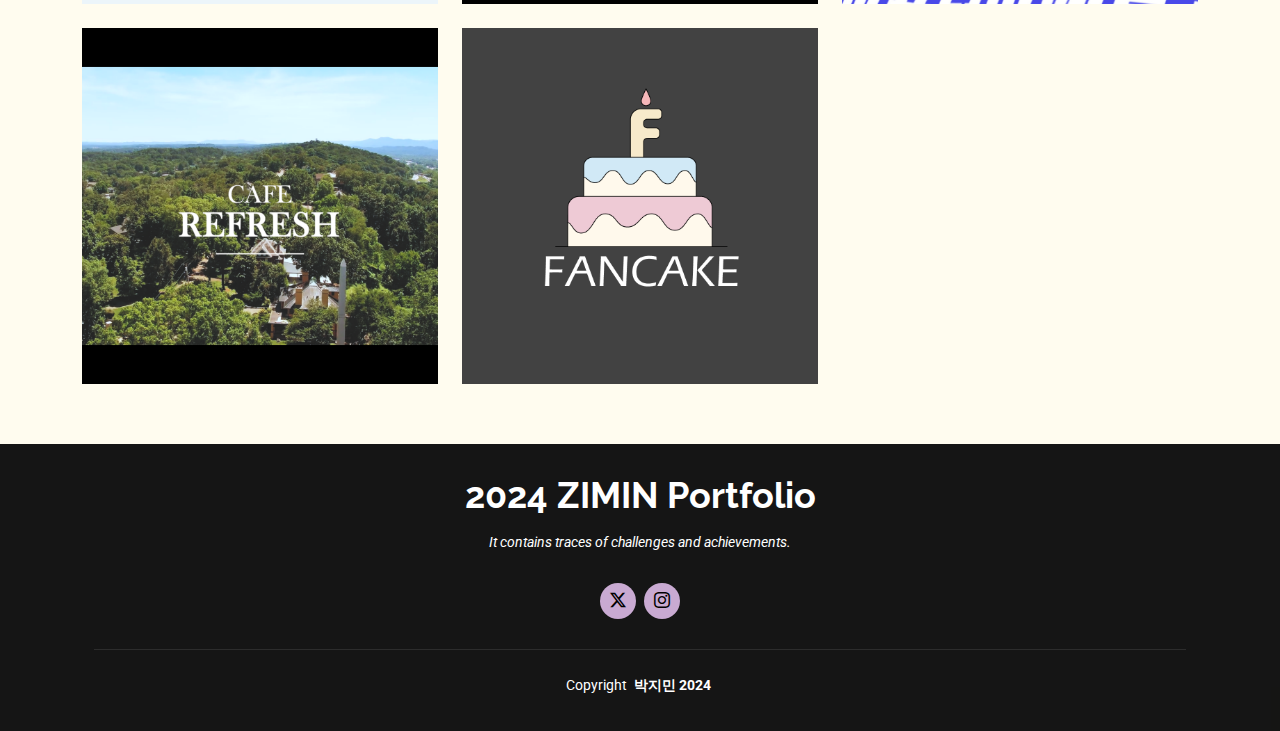
<file: portfolio.html>
<!DOCTYPE html>
<html lang="ko">

<head>
  <meta charset="utf-8">
  <meta content="width=device-width, initial-scale=1.0" name="viewport">
  <title>박지민 포트폴리오</title>
  <meta name="description" content="박지민의 포트폴리오입니다.">
  <meta name="author" content="박지민">
  <meta name="keywords" content="HTML, CSS, JavaScript, BOOTSTRAP">
  <meta name="robots" content="noindex, nofollow">

  <!-- Favicons -->
  <link href="./images/pavi.png" rel="icon">
  <link href="./images/apple-touch-icon.png" rel="apple-touch-icon">

  <!-- Fonts -->
  <link href="https://fonts.googleapis.com" rel="preconnect">
  <link href="https://fonts.gstatic.com" rel="preconnect" crossorigin>
  <link
    href="https://fonts.googleapis.com/css2?family=Roboto:ital,wght@0,100;0,300;0,400;0,500;0,700;0,900;1,100;1,300;1,400;1,500;1,700;1,900&family=Poppins:ital,wght@0,100;0,200;0,300;0,400;0,500;0,600;0,700;0,800;0,900;1,100;1,200;1,300;1,400;1,500;1,600;1,700;1,800;1,900&family=Raleway:ital,wght@0,100;0,200;0,300;0,400;0,500;0,600;0,700;0,800;0,900;1,100;1,200;1,300;1,400;1,500;1,600;1,700;1,800;1,900&display=swap"
    rel="stylesheet">

  <!-- Vendor CSS Files -->
  <link href="./vendor/bootstrap/css/bootstrap.min.css" rel="stylesheet">
  <link href="./vendor/bootstrap-icons/bootstrap-icons.css" rel="stylesheet">
  <link href="./vendor/aos/aos.css" rel="stylesheet">
  <link href="./vendor/swiper/swiper-bundle.min.css" rel="stylesheet">
  <link href="./vendor/glightbox/css/glightbox.min.css" rel="stylesheet">

  <!-- Main CSS File -->
  <link href="./css/main.css" rel="stylesheet">

</head>

<body class="index-page">

  <header id="header" class="header d-flex align-items-center fixed-top">
    <div class="container-fluid container-xl position-relative d-flex align-items-center justify-content-between">

      <a href="index.html" class="logo d-flex align-items-center">
        <!-- Uncomment the line below if you also wish to use an image logo -->
        <!-- <img src="assets/img/logo.png" alt=""> -->
        <h1 class="sitename"><img src="./images/logo2.png" alt=""></h1> <!--내가만든이미지로바꿔넣기-->
      </a>

      <nav id="navmenu" class="navmenu">
        <ul>
          <li><a href="index.html">Home</a></li>
          <li><a href="about.html">About</a></li>
          <li><a href="portfolio.html" class="active">Portfolio</a></li>
          <li><a href="contact.html">Contact</a></li>
        </ul>
        <i class="mobile-nav-toggle d-xl-none bi bi-list"></i>
      </nav>

    </div>
  </header>

  <main class="main">

    <!-- Page Title -->
    <div class="page-title" data-aos="fade">
      <div class="heading">
        <div class="container">
          <div class="row d-flex justify-content-center text-center">
            <div class="col-lg-8">
              <h1>Portfolio</h1>
              <p class="mb-0">It contains traces of challenges and achievements.</p>
            </div>
          </div>
        </div>
      </div>
      <nav class="breadcrumbs">
        <div class="container">
          <ol>
            <li><a href="index.html">Home</a></li>
            <li class="current">Portfolio</li>
          </ol>
        </div>
      </nav>
    </div><!-- End Page Title -->

    <!-- Portfolio Section -->
    <section id="portfolio" class="portfolio section">

      <div class="container">

        <div class="isotope-layout" data-default-filter="*" data-layout="masonry" data-sort="original-order">

          <ul class="portfolio-filters isotope-filters" data-aos="fade-up" data-aos-delay="100">
            <li data-filter="*" class="filter-active">All</li>
            <li data-filter=".filter-graphic">Graphic</li>
            <li data-filter=".filter-video">Video</li>
            <li data-filter=".filter-figma">Figma</li>
          </ul><!-- End Portfolio Filters -->

          <div class="row gy-4 isotope-container" data-aos="fade-up" data-aos-delay="200">

            <div class="col-lg-4 col-md-6 portfolio-item isotope-item filter-graphic">
              <div class="portfolio-content h-100">
                <img src="./images/Graphic(poster).png" class="img-fluid" alt="">
                <div class="portfolio-info">
                  <h4>Poster Design</h4>
                  <a href="portfolio-details1.html" title="More Details" class="details-link"><i
                      class="bi bi-link-45deg"></i></a>
                </div>
              </div>
            </div><!-- End Portfolio Item -->

            <div class="col-lg-4 col-md-6 portfolio-item isotope-item filter-graphic">
              <div class="portfolio-content h-100">
                <img src="./images/Graphic(banner).png" class="img-fluid" alt="">
                <div class="portfolio-info">
                  <h4>Banner Disign</h4>
                  <a href="portfolio-details2.html" title="More Details" class="details-link"><i
                      class="bi bi-link-45deg"></i></a>
                </div>
              </div>
            </div><!-- End Portfolio Item -->

            <div class="col-lg-4 col-md-6 portfolio-item isotope-item filter-graphic">
              <div class="portfolio-content h-100">
                <img src="./images/Graphic(detail).png" class="img-fluid" alt="">
                <div class="portfolio-info">
                  <h4>Detail Page Disign</h4>
                  <a href="portfolio-details3.html" title="More Details" class="details-link"><i
                      class="bi bi-link-45deg"></i></a>
                </div>
              </div>
            </div><!-- End Portfolio Item -->

            <div class="col-lg-4 col-md-6 portfolio-item isotope-item filter-graphic">
              <div class="portfolio-content h-100">
                <img src="./images/Graphic(character).png" class="img-fluid" alt="">
                <div class="portfolio-info">
                  <h4>Character Disign</h4>
                  <a href="portfolio-details4.html" title="More Details" class="details-link"><i
                      class="bi bi-link-45deg"></i></a>
                </div>
              </div>
            </div><!-- End Portfolio Item -->

            <div class="col-lg-4 col-md-6 portfolio-item isotope-item filter-graphic">
              <div class="portfolio-content h-100">
                <img src="./images/Graphic(package).png" class="img-fluid" alt="">
                <div class="portfolio-info">
                  <h4>Package Disign</h4>
                  <a href="portfolio-details5.html" title="More Details" class="details-link"><i
                      class="bi bi-link-45deg"></i></a>
                </div>
              </div>
            </div><!-- End Portfolio Item -->

            <div class="col-lg-4 col-md-6 portfolio-item isotope-item filter-graphic">
              <div class="portfolio-content h-100">
                <img src="./images/Graphic(logo).png" class="img-fluid" alt="">
                <div class="portfolio-info">
                  <h4>Logo Disign</h4>
                  <a href="portfolio-details6.html" title="More Details" class="details-link"><i
                      class="bi bi-link-45deg"></i></a>
                </div>
              </div>
            </div><!-- End Portfolio Item -->

            <div class="col-lg-4 col-md-6 portfolio-item isotope-item filter-graphic">
              <div class="portfolio-content h-100">
                <img src="./images/Graphic(cardnews).png" class="img-fluid" alt="">
                <div class="portfolio-info">
                  <h4>Card News Disign</h4>
                  <a href="portfolio-details7.html" title="More Details" class="details-link"><i
                      class="bi bi-link-45deg"></i></a>
                </div>
              </div>
            </div><!-- End Portfolio Item -->

            <div class="col-lg-4 col-md-6 portfolio-item isotope-item filter-video">
              <div class="portfolio-content h-100">
                <img src="./images/Video(slide).png" class="img-fluid" alt="">
                <div class="portfolio-info">
                  <h4>Slide Show Video</h4>
                  <a href="portfolio-details8.html" title="More Details" class="details-link"><i
                      class="bi bi-link-45deg"></i></a>
                </div>
              </div>
            </div><!-- End Portfolio Item -->

            <div class="col-lg-4 col-md-6 portfolio-item isotope-item filter-video">
              <div class="portfolio-content h-100">
                <img src="./images/Video(typo).png" class="img-fluid" alt="">
                <div class="portfolio-info">
                  <h4>Typo Motiongraphic Video</h4>
                  <a href="portfolio-details9.html" title="More Details" class="details-link"><i
                      class="bi bi-link-45deg"></i></a>
                </div>
              </div>
            </div><!-- End Portfolio Item -->

            <div class="col-lg-4 col-md-6 portfolio-item isotope-item filter-video">
              <div class="portfolio-content h-100">
                <img src="./images/Video(coffee).png" class="img-fluid" alt="">
                <div class="portfolio-info">
                  <h4>Promotional Video</h4>
                  <a href="portfolio-details10.html" title="More Details" class="details-link"><i
                      class="bi bi-link-45deg"></i></a>
                </div>
              </div>
            </div><!-- End Portfolio Item -->

            <div class="col-lg-4 col-md-6 portfolio-item isotope-item filter-figma">
              <div class="portfolio-content h-100">
                <img src="./images/figma(fancake).png" class="img-fluid" alt="">
                <div class="portfolio-info">
                  <h4>UI/UX-fancake</h4>
                  <a href="https://www.figma.com/design/nR0yNYMnOv3yXSONEJwrat/%EB%B0%95%EC%A7%80%EB%AF%BC--%ED%8C%AC%EC%BC%80%EC%9D%B4%ED%81%AC-UIUX?node-id=9-756" target="_blank" title="More Details" class="details-link"><i
                      class="bi bi-link-45deg"></i></a>
                </div>
              </div>
            </div><!-- End Portfolio Item -->


          </div><!-- End Portfolio Container -->

        </div>

      </div>

    </section><!-- /Portfolio Section -->

  </main>

  <footer id="footer" class="footer dark-background">
    <div class="container">
      <h3 class="sitename">2024 ZIMIN Portfolio</h3>
      <p>
        It contains traces of challenges and achievements.</p>
      <div class="social-links d-flex justify-content-center">
        <a href=""><i class="bi bi-twitter-x"></i></a>
        <a href="https://www.instagram.com/z1m_n" target="_blank"><i class="bi bi-instagram"></i></a>
      </div>
      <div class="container">
        <div class="copyright">
          <span>Copyright</span> <strong class="px-1 sitename">박지민 2024</strong>
        </div>
        <div class="credits">

        </div>
      </div>
    </div>
  </footer>

  <!-- Scroll Top -->
  <a href="#" id="scroll-top" class="scroll-top d-flex align-items-center justify-content-center"><i
      class="bi bi-arrow-up-short"></i></a>

  <!-- Preloader -->
  <div id="preloader"></div>

  <!-- Vendor JS Files -->
  <script src="./vendor/bootstrap/js/bootstrap.bundle.min.js"></script>
  <script src="./vendor/php-email-form/validate.js"></script>
  <script src="./vendor/aos/aos.js"></script>
  <script src="./vendor/typed.js/typed.umd.js"></script>
  <script src="./vendor/purecounter/purecounter_vanilla.js"></script>
  <script src="./vendor/waypoints/noframework.waypoints.js"></script>
  <script src="./vendor/swiper/swiper-bundle.min.js"></script>
  <script src="./vendor/glightbox/js/glightbox.min.js"></script>
  <script src="./vendor/imagesloaded/imagesloaded.pkgd.min.js"></script>
  <script src="./vendor/isotope-layout/isotope.pkgd.min.js"></script>

  <!-- Main JS File -->
  <script src="./js/main.js"></script>

</body>

</html>
</file>
<file: css/main.css>
/* Fonts */
:root {
  --default-font: "Roboto", system-ui, -apple-system, "Segoe UI", Roboto, "Helvetica Neue", Arial, "Noto Sans", "Liberation Sans", sans-serif, "Apple Color Emoji", "Segoe UI Emoji", "Segoe UI Symbol", "Noto Color Emoji";
  --heading-font: "Raleway", sans-serif;
  --nav-font: "Poppins", sans-serif;
}

/* Global Colors - The following color variables are used throughout the website. Updating them here will change the color scheme of the entire website */
:root {
  --background-color: #fffcef;
  /* Background color for the entire website, including individual sections */
  --default-color: #6b6b6b;
  /* Default color used for the majority of the text content across the entire website */
  --heading-color: #C9AAD2;
  /* Color for headings, subheadings and title throughout the website */
  --accent-color: #C9AAD2;
  /* Accent color that represents your brand on the website. It's used for buttons, links, and other elements that need to stand out */
  --surface-color: #1a1a1a;
  /* The surface color is used as a background of boxed elements within sections, such as cards, icon boxes, or other elements that require a visual separation from the global background. */
  --contrast-color: #000000;
  /* Contrast color for text, ensuring readability against backgrounds of accent, heading, or default colors. */
}

/* Nav Menu Colors - The following color variables are used specifically for the navigation menu. They are separate from the global colors to allow for more customization options */
:root {
  --nav-color: #6b6b6b;
  /* The default color of the main navmenu links */
  --nav-hover-color: #C9AAD2;
  /* Applied to main navmenu links when they are hovered over or active */
  --nav-mobile-background-color: #1a1a1a;
  /* Used as the background color for mobile navigation menu */
  --nav-dropdown-background-color: #1a1a1a;
  /* Used as the background color for dropdown items that appear when hovering over primary navigation items */
  --nav-dropdown-color: #fafafa;
  /* Used for navigation links of the dropdown items in the navigation menu. */
  --nav-dropdown-hover-color: #C9AAD2;
  /* Similar to --nav-hover-color, this color is applied to dropdown navigation links when they are hovered over. */
}

/* Color Presets - These classes override global colors when applied to any section or element, providing reuse of the sam color scheme. */

.light-background {
  --background-color: #1a1a1a;
  --surface-color: #343434;
}

.dark-background {
  --background-color: rgba(15, 15, 15, 0.975);
  --default-color: #ffffff;
  --heading-color: #ffffff;
  --surface-color: #292929f9;
  --contrast-color: #000000;
}

/* Smooth scroll */
:root {
  scroll-behavior: smooth;
}

/*--------------------------------------------------------------
# General Styling & Shared Classes
--------------------------------------------------------------*/
body {
  color: var(--default-color);
  background-color: var(--background-color);
  font-family: var(--default-font);
}

a {
  color: var(--accent-color);
  text-decoration: none;
  transition: 0.3s;
}

a:hover {
  color: color-mix(in srgb, var(--accent-color), transparent 25%);
  text-decoration: none;
}

h1,
h2,
h3,
h4,
h5,
h6 {
  color: var(--heading-color);
  font-family: var(--heading-font);
}

/* PHP Email Form Messages
------------------------------*/
.php-email-form .error-message {
  display: none;
  background: #df1529;
  color: #ffffff;
  text-align: left;
  padding: 15px;
  margin-bottom: 24px;
  font-weight: 600;
}

.php-email-form .sent-message {
  display: none;
  color: #ffffff;
  background: #059652;
  text-align: center;
  padding: 15px;
  margin-bottom: 24px;
  font-weight: 600;
}

.php-email-form .loading {
  display: none;
  background: var(--surface-color);
  text-align: center;
  padding: 15px;
  margin-bottom: 24px;
}

.php-email-form .loading:before {
  content: "";
  display: inline-block;
  border-radius: 50%;
  width: 24px;
  height: 24px;
  margin: 0 10px -6px 0;
  border: 3px solid var(--accent-color);
  border-top-color: var(--surface-color);
  animation: php-email-form-loading 1s linear infinite;
}

@keyframes php-email-form-loading {
  0% {
    transform: rotate(0deg);
  }

  100% {
    transform: rotate(360deg);
  }
}

/*--------------------------------------------------------------
# Global Header
--------------------------------------------------------------*/
.header {
  --background-color: rgba(0, 0, 0, 0);
  color: var(--default-color);
  background-color: var(--background-color);
  padding: 15px 0;
  transition: all 0.5s;
  z-index: 997;
}

.header .logo {
  line-height: 1;
}

.header .logo img {
  max-height: 32px;
  margin-right: 8px;
}

.header .logo h1 {
  font-size: 30px;
  margin: 0;
  font-weight: 700;
  color: var(--heading-color);
}

.scrolled .header {
  box-shadow: 0px 0 18px rgba(0, 0, 0, 0.1);
}

/* Global Header on Scroll
------------------------------*/
.scrolled .header {
  --background-color: rgba(0, 0, 0, 0.8);
}

/*--------------------------------------------------------------
# Navigation Menu
--------------------------------------------------------------*/
/* Desktop Navigation */
@media (min-width: 1200px) {
  .navmenu {
    padding: 0;
  }

  .navmenu ul {
    margin: 0;
    padding: 0;
    display: flex;
    list-style: none;
    align-items: center;
  }

  .navmenu li {
    position: relative;
  }

  .navmenu>ul>li {
    white-space: nowrap;
    padding: 15px 14px;
  }

  .navmenu>ul>li:last-child {
    padding-right: 0;
  }

  .navmenu a,
  .navmenu a:focus {
    color: var(--nav-color);
    font-size: 15px;
    padding: 0 2px;
    font-family: var(--nav-font);
    font-weight: 400;
    display: flex;
    align-items: center;
    justify-content: space-between;
    white-space: nowrap;
    transition: 0.3s;
    position: relative;
  }

  .navmenu a i,
  .navmenu a:focus i {
    font-size: 12px;
    line-height: 0;
    margin-left: 5px;
    transition: 0.3s;
  }

  .navmenu>ul>li>a:before {
    content: "";
    position: absolute;
    height: 2px;
    bottom: -6px;
    left: 0;
    background-color: var(--nav-hover-color);
    visibility: hidden;
    width: 0px;
    transition: all 0.3s ease-in-out 0s;
  }

  .navmenu a:hover:before,
  .navmenu li:hover>a:before,
  .navmenu .active:before {
    visibility: visible;
    width: 25px;
  }

  .navmenu li:hover>a,
  .navmenu .active,
  .navmenu .active:focus {
    color: var(--nav-hover-color);
  }

  .navmenu .dropdown ul {
    margin: 0;
    padding: 10px 0;
    background: var(--nav-dropdown-background-color);
    display: block;
    position: absolute;
    visibility: hidden;
    left: 14px;
    top: 130%;
    opacity: 0;
    transition: 0.3s;
    border-radius: 4px;
    z-index: 99;
    box-shadow: 0px 0px 30px rgba(0, 0, 0, 0.1);
  }

  .navmenu .dropdown ul li {
    min-width: 200px;
  }

  .navmenu .dropdown ul a {
    padding: 10px 20px;
    font-size: 15px;
    text-transform: none;
    color: var(--nav-dropdown-color);
  }

  .navmenu .dropdown ul a i {
    font-size: 12px;
  }

  .navmenu .dropdown ul a:hover,
  .navmenu .dropdown ul .active:hover,
  .navmenu .dropdown ul li:hover>a {
    color: var(--nav-dropdown-hover-color);
  }

  .navmenu .dropdown:hover>ul {
    opacity: 1;
    top: 100%;
    visibility: visible;
  }

  .navmenu .dropdown .dropdown ul {
    top: 0;
    left: -90%;
    visibility: hidden;
  }

  .navmenu .dropdown .dropdown:hover>ul {
    opacity: 1;
    top: 0;
    left: -100%;
    visibility: visible;
  }
}

/* Mobile Navigation */
@media (max-width: 1199px) {
  .mobile-nav-toggle {
    color: var(--nav-color);
    font-size: 28px;
    line-height: 0;
    margin-right: 10px;
    cursor: pointer;
    transition: color 0.3s;
  }

  .navmenu {
    padding: 0;
    z-index: 9997;
  }

  .navmenu ul {
    display: none;
    list-style: none;
    position: absolute;
    inset: 60px 20px 20px 20px;
    padding: 10px 0;
    margin: 0;
    border-radius: 6px;
    background-color: var(--nav-mobile-background-color);
    border: 1px solid color-mix(in srgb, var(--default-color), transparent 90%);
    box-shadow: none;
    overflow-y: auto;
    transition: 0.3s;
    z-index: 9998;
  }

  .navmenu a,
  .navmenu a:focus {
    color: var(--nav-dropdown-color);
    padding: 10px 20px;
    font-family: var(--nav-font);
    font-size: 17px;
    font-weight: 500;
    display: flex;
    align-items: center;
    justify-content: space-between;
    white-space: nowrap;
    transition: 0.3s;
  }

  .navmenu a i,
  .navmenu a:focus i {
    font-size: 12px;
    line-height: 0;
    margin-left: 5px;
    width: 30px;
    height: 30px;
    display: flex;
    align-items: center;
    justify-content: center;
    border-radius: 50%;
    transition: 0.3s;
    background-color: color-mix(in srgb, var(--accent-color), transparent 90%);
  }

  .navmenu a i:hover,
  .navmenu a:focus i:hover {
    background-color: var(--accent-color);
    color: var(--contrast-color);
  }

  .navmenu a:hover,
  .navmenu .active,
  .navmenu .active:focus {
    color: var(--nav-dropdown-hover-color);
  }

  .navmenu .active i,
  .navmenu .active:focus i {
    background-color: var(--accent-color);
    color: var(--contrast-color);
    transform: rotate(180deg);
  }

  .navmenu .dropdown ul {
    position: static;
    display: none;
    z-index: 99;
    padding: 10px 0;
    margin: 10px 20px;
    background-color: var(--nav-dropdown-background-color);
    transition: all 0.5s ease-in-out;
  }

  .navmenu .dropdown ul ul {
    background-color: rgba(33, 37, 41, 0.1);
  }

  .navmenu .dropdown>.dropdown-active {
    display: block;
    background-color: rgba(33, 37, 41, 0.03);
  }

  .mobile-nav-active {
    overflow: hidden;
  }

  .mobile-nav-active .mobile-nav-toggle {
    color: #fff;
    position: absolute;
    font-size: 32px;
    top: 15px;
    right: 15px;
    margin-right: 0;
    z-index: 9999;
  }

  .mobile-nav-active .navmenu {
    position: fixed;
    overflow: hidden;
    inset: 0;
    background: rgba(33, 37, 41, 0.8);
    transition: 0.3s;
  }

  .mobile-nav-active .navmenu>ul {
    display: block;
  }
}

/*--------------------------------------------------------------
# Global Footer
--------------------------------------------------------------*/
.footer {
  color: var(--default-color);
  background-color: var(--background-color);
  font-size: 14px;
  text-align: center;
  padding: 30px 0;
  position: relative;
}

.footer h3 {
  font-size: 36px;
  font-weight: 700;
  position: relative;
  padding: 0;
  margin: 0 0 15px 0;
}

.footer p {
  font-size: 15;
  font-style: italic;
  padding: 0;
  margin: 0 0 30px 0;
}

.footer .social-links {
  margin: 0 0 30px 0;
}

.footer .social-links a {
  font-size: 16px;
  display: flex;
  align-items: center;
  justify-content: center;
  background: var(--accent-color);
  color: var(--contrast-color);
  line-height: 1;
  margin: 0 4px;
  border-radius: 50%;
  text-align: center;
  width: 36px;
  height: 36px;
  transition: 0.3s;
}

.footer .social-links a:hover {
  background: color-mix(in srgb, var(--accent-color), transparent 20%);
  text-decoration: none;
}

.footer .copyright {
  padding-top: 25px;
  border-top: 1px solid color-mix(in srgb, var(--default-color), transparent 90%);
}

.footer .credits {
  font-size: 13px;
  padding-top: 5px;
}

/*--------------------------------------------------------------
# Preloader
--------------------------------------------------------------*/
#preloader {
  position: fixed;
  inset: 0;
  z-index: 999999;
  overflow: hidden;
  background: var(--background-color);
  transition: all 0.6s ease-out;
}

#preloader:before {
  content: "";
  position: fixed;
  top: calc(50% - 30px);
  left: calc(50% - 30px);
  border: 6px solid #ffffff;
  border-color: var(--accent-color) transparent var(--accent-color) transparent;
  border-radius: 50%;
  width: 60px;
  height: 60px;
  animation: animate-preloader 1.5s linear infinite;
}

@keyframes animate-preloader {
  0% {
    transform: rotate(0deg);
  }

  100% {
    transform: rotate(360deg);
  }
}

/*--------------------------------------------------------------
# Scroll Top Button
--------------------------------------------------------------*/
.scroll-top {
  position: fixed;
  visibility: hidden;
  opacity: 0;
  right: 15px;
  bottom: -15px;
  z-index: 99999;
  background-color: var(--accent-color);
  width: 44px;
  height: 44px;
  border-radius: 50px;
  transition: all 0.4s;
}

.scroll-top i {
  font-size: 24px;
  color: var(--contrast-color);
  line-height: 0;
}

.scroll-top:hover {
  background-color: color-mix(in srgb, var(--accent-color), transparent 20%);
  color: var(--contrast-color);
}

.scroll-top.active {
  visibility: visible;
  opacity: 1;
  bottom: 15px;
}

/*--------------------------------------------------------------
# Disable aos animation delay on mobile devices
--------------------------------------------------------------*/
@media screen and (max-width: 768px) {
  [data-aos-delay] {
    transition-delay: 0 !important;
  }
}

/*--------------------------------------------------------------
# Global Page Titles & Breadcrumbs
--------------------------------------------------------------*/
.page-title {
  color: var(--default-color);
  background-color: var(--background-color);
  position: relative;
}

.page-title .heading {
  padding: 160px 0 80px 0;
  border-top: 1px solid color-mix(in srgb, var(--default-color), transparent 90%);
}

.page-title .heading h1 {
  font-size: 38px;
  font-weight: 700;
}

.page-title nav {
  background-color: color-mix(in srgb, var(--default-color), transparent 90%);
  padding: 20px 0;
}

.page-title nav ol {
  display: flex;
  flex-wrap: wrap;
  list-style: none;
  margin: 0;
  font-size: 16px;
  font-weight: 600;
}

.page-title nav ol li+li {
  padding-left: 10px;
}

.page-title nav ol li+li::before {
  content: "/";
  display: inline-block;
  padding-right: 10px;
  color: color-mix(in srgb, var(--default-color), transparent 70%);
}

/*--------------------------------------------------------------
# Global Sections
--------------------------------------------------------------*/
section,
.section {
  color: var(--default-color);
  background-color: var(--background-color);
  padding: 60px 0;
  scroll-margin-top: 100px;
  overflow: clip;
}

@media (max-width: 1199px) {

  section,
  .section {
    scroll-margin-top: 66px;
  }
}

/*--------------------------------------------------------------
# Global Section Titles
--------------------------------------------------------------*/
.section-title {
  padding-bottom: 60px;
  position: relative;
}

.section-title h2 {
  font-size: 14px;
  font-weight: 500;
  padding: 0;
  line-height: 1px;
  margin: 0;
  letter-spacing: 1.5px;
  text-transform: uppercase;
  color: color-mix(in srgb, var(--default-color), transparent 50%);
  position: relative;
}

.section-title h2::after {
  content: "";
  width: 120px;
  height: 1px;
  display: inline-block;
  background: var(--accent-color);
  margin: 4px 10px;
}

.section-title div {
  color: var(--heading-color);
  margin: 0;
  margin: 0;
  font-size: 28px;
  font-weight: 700;
  text-transform: uppercase;
  font-family: var(--heading-font);
}

/*--------------------------------------------------------------
# Hero Section
--------------------------------------------------------------*/
.hero {
  width: 100%;
  min-height: 100vh;
  position: relative;
  padding: 80px 0;
  display: flex;
  align-items: center;
  justify-content: center;
}

.hero img {
  position: absolute;
  inset: 0;
  display: block;
  width: 100%;
  height: 100%;
  object-fit: cover;
  z-index: 1;
}

.hero .container {
  position: relative;
  z-index: 3;
}

.hero h2 {
  margin: 0;
  font-size: 64px;
  font-weight: 700;
}

.hero p {
  margin: 5px 0 0 0;
  font-size: 26px;
}

.hero p span {
  letter-spacing: 1px;
  border-bottom: 2px solid var(--accent-color);
}

.hero .social-links {
  margin-top: 25px;
}

.hero .social-links a {
  background-color: color-mix(in srgb, var(--default-color), transparent 90%);
  color: var(--default-color);
  font-size: 14px;
  width: 40px;
  height: 40px;
  border-radius: 50px;
  display: inline-flex;
  align-items: center;
  justify-content: center;
  margin-right: 20px;
  transition: 0.3s;
}

.hero .social-links a:hover {
  background-color: var(--accent-color);
}

@media (max-width: 768px) {
  .hero h2 {
    font-size: 32px;
  }

  .hero p {
    font-size: 20px;
  }
}

/*--------------------------------------------------------------
# About Section
--------------------------------------------------------------*/
.about .content h2 {
  font-weight: 700;
  font-size: 24px;
}

.about .content ul {
  list-style: none;
  padding: 0;
}

.about .content ul li {
  margin-bottom: 20px;
  display: flex;
  align-items: center;
}

.about .content ul strong {
  margin-right: 10px;
}

.about .content ul i {
  font-size: 16px;
  margin-right: 5px;
  color: var(--accent-color);
  line-height: 0;
}

/*--------------------------------------------------------------
# Stats Section
--------------------------------------------------------------*/
.stats i {
  background-color: var(--surface-color);
  color: var(--accent-color);
  box-shadow: 0px 2px 25px rgba(0, 0, 0, 0.1);
  width: 54px;
  height: 54px;
  font-size: 24px;
  border-radius: 50px;
  border: 2px solid var(--background-color);
  display: inline-flex;
  align-items: center;
  justify-content: center;
  position: relative;
  z-index: 1;
}

.stats .stats-item {
  background-color: var(--surface-color);
  margin-top: -27px;
  padding: 30px 30px 25px 30px;
  width: 100%;
  position: relative;
  text-align: center;
  box-shadow: 0px 2px 35px rgba(0, 0, 0, 0.1);
  border-radius: 4px;
  z-index: 0;
}

.stats .stats-item span {
  font-size: 36px;
  display: block;
  font-weight: 700;
  color: color-mix(in srgb, var(--default-color), transparent 20%);
}

.stats .stats-item p {
  padding: 0;
  margin: 0;
  font-family: var(--heading-font);
  font-size: 16px;
}

/*--------------------------------------------------------------
# Skills Section
--------------------------------------------------------------*/
.skills .progress {
  height: 60px;
  display: block;
  background: none;
  border-radius: 0;
}

.skills .progress .skill {
  color: var(--heading-color);
  padding: 0;
  margin: 0 0 6px 0;
  text-transform: uppercase;
  display: block;
  font-weight: 600;
  font-family: var(--heading-font);
}

.skills .progress .skill .val {
  float: right;
  font-style: normal;
}

.skills .progress-bar-wrap {
  background: color-mix(in srgb, var(--default-color), transparent 90%);
  height: 10px;
}

.skills .progress-bar {
  width: 1px;
  height: 10px;
  transition: 0.9s;
  background-color: var(--accent-color);
}

/*--------------------------------------------------------------
# Interests Section
--------------------------------------------------------------*/
.interests .features-item {
  background-color: var(--surface-color);
  display: flex;
  align-items: center;
  padding: 20px;
  transition: 0.3s;
  border: 1px solid color-mix(in srgb, var(--default-color), transparent 90%);
  position: relative;
}

.interests .features-item i {
  font-size: 32px;
  padding-right: 10px;
  line-height: 0;
}

.interests .features-item h3 {
  font-weight: 700;
  margin: 0;
  padding: 0;
  line-height: 1;
  font-size: 16px;
}

.interests .features-item h3 a {
  color: var(--heading-color);
  transition: 0.3s;
}

.interests .features-item:hover {
  border-color: var(--accent-color);
}

.interests .features-item:hover h3 a {
  color: var(--accent-color);
}

/*--------------------------------------------------------------
# Testimonials Section
--------------------------------------------------------------*/
.testimonials .testimonials-carousel,
.testimonials .testimonials-slider {
  overflow: hidden;
}

.testimonials .testimonial-item {
  box-sizing: content-box;
  min-height: 320px;
}

.testimonials .testimonial-item .testimonial-img {
  width: 90px;
  border-radius: 50%;
  margin: -40px 0 0 40px;
  position: relative;
  z-index: 2;
  border: 6px solid var(--background-color);
}

.testimonials .testimonial-item h3 {
  font-size: 18px;
  font-weight: bold;
  margin: 10px 0 5px 45px;
}

.testimonials .testimonial-item h4 {
  font-size: 14px;
  color: color-mix(in srgb, var(--default-color), transparent 20%);
  margin: 0 0 0 45px;
}

.testimonials .testimonial-item .quote-icon-left,
.testimonials .testimonial-item .quote-icon-right {
  color: color-mix(in srgb, var(--accent-color), transparent 50%);
  font-size: 26px;
  line-height: 0;
}

.testimonials .testimonial-item .quote-icon-left {
  display: inline-block;
  left: -5px;
  position: relative;
}

.testimonials .testimonial-item .quote-icon-right {
  display: inline-block;
  right: -5px;
  position: relative;
  top: 10px;
  transform: scale(-1, -1);
}

.testimonials .testimonial-item p {
  font-style: italic;
  margin: 0 15px 0 15px;
  padding: 20px 20px 60px 20px;
  background: var(--surface-color);
  border-radius: 6px;
  position: relative;
  z-index: 1;
}

.testimonials .swiper-wrapper {
  height: auto;
}

.testimonials .swiper-pagination {
  margin-top: 20px;
  position: relative;
}

.testimonials .swiper-pagination .swiper-pagination-bullet {
  width: 12px;
  height: 12px;
  background-color: var(--background-color);
  opacity: 1;
  border: 1px solid var(--accent-color);
}

.testimonials .swiper-pagination .swiper-pagination-bullet-active {
  background-color: var(--accent-color);
}

/*--------------------------------------------------------------
# Resume Section
--------------------------------------------------------------*/
.resume .resume-title {
  color: var(--heading-color);
  font-size: 26px;
  font-weight: 700;
  margin-top: 20px;
  margin-bottom: 20px;
}

.resume .resume-item {
  padding: 0 0 20px 20px;
  margin-top: -2px;
  border-left: 2px solid var(--accent-color);
  position: relative;
}

.resume .resume-item h4 {
  line-height: 18px;
  font-size: 18px;
  font-weight: 600;
  text-transform: uppercase;
  color: color-mix(in srgb, var(--default-color), transparent 20%);
  margin-bottom: 10px;
}

.resume .resume-item h5 {
  font-size: 16px;
  padding: 5px 15px;
  display: inline-block;
  font-weight: 600;
  margin-bottom: 10px;
}

.resume .resume-item ul {
  padding-left: 20px;
}

.resume .resume-item ul li {
  padding-bottom: 10px;
}

.resume .resume-item:last-child {
  padding-bottom: 0;
}

.resume .resume-item::before {
  content: "";
  position: absolute;
  width: 16px;
  height: 16px;
  border-radius: 50px;
  left: -9px;
  top: 0;
  background: var(--background-color);
  border: 2px solid var(--accent-color);
}

/*--------------------------------------------------------------
# Services Section
--------------------------------------------------------------*/
.services .service-item {
  background-color: var(--surface-color);
  text-align: center;
  padding: 80px 20px;
  transition: all ease-in-out 0.3s;
  height: 100%;
}

.services .service-item .icon {
  margin: 0 auto;
  width: 64px;
  height: 64px;
  background: var(--accent-color);
  border-radius: 4px;
  display: flex;
  align-items: center;
  justify-content: center;
  margin-bottom: 20px;
  transition: 0.3s;
  transform-style: preserve-3d;
}

.services .service-item .icon i {
  color: var(--contrast-color);
  font-size: 28px;
  transition: ease-in-out 0.3s;
}

.services .service-item .icon::before {
  position: absolute;
  content: "";
  left: -8px;
  top: -8px;
  height: 100%;
  width: 100%;
  background: color-mix(in srgb, var(--accent-color), transparent 80%);
  border-radius: 5px;
  transition: all 0.3s ease-out 0s;
  transform: translateZ(-1px);
}

.services .service-item h3 {
  font-weight: 700;
  margin: 10px 0 15px 0;
  font-size: 22px;
}

.services .service-item p {
  line-height: 24px;
  font-size: 14px;
  margin-bottom: 0;
}

.services .service-item:hover {
  background: var(--accent-color);
  border-color: var(--accent-color);
}

.services .service-item:hover .icon {
  background: var(--surface-color);
}

.services .service-item:hover .icon i {
  color: var(--accent-color);
}

.services .service-item:hover .icon::before {
  background: color-mix(in srgb, var(--background-color), transparent 70%);
}

.services .service-item:hover h3,
.services .service-item:hover p {
  color: var(--contrast-color);
}

/*--------------------------------------------------------------
# Service Details Section
--------------------------------------------------------------*/
.service-details .services-list {
  background-color: var(--surface-color);
  padding: 10px 30px;
  border: 1px solid color-mix(in srgb, var(--default-color), transparent 90%);
  margin-bottom: 20px;
}

.service-details .services-list a {
  display: block;
  line-height: 1;
  padding: 8px 0 8px 15px;
  border-left: 3px solid color-mix(in srgb, var(--default-color), transparent 70%);
  margin: 20px 0;
  color: color-mix(in srgb, var(--default-color), transparent 20%);
  transition: 0.3s;
}

.service-details .services-list a.active {
  color: var(--heading-color);
  font-weight: 700;
  border-color: var(--accent-color);
}

.service-details .services-list a:hover {
  border-color: var(--accent-color);
}

.service-details .services-img {
  margin-bottom: 20px;
}

.service-details h3 {
  font-size: 26px;
  font-weight: 700;
}

.service-details h4 {
  font-size: 20px;
  font-weight: 700;
}

.service-details p {
  font-size: 15px;
}

.service-details ul {
  list-style: none;
  padding: 0;
  font-size: 15px;
}

.service-details ul li {
  padding: 5px 0;
  display: flex;
  align-items: center;
}

.service-details ul i {
  font-size: 20px;
  margin-right: 8px;
  color: var(--accent-color);
}

/*--------------------------------------------------------------
# Portfolio Section
--------------------------------------------------------------*/
.portfolio .portfolio-filters {
  padding: 0;
  margin: 0 auto 20px auto;
  list-style: none;
  text-align: center;
}

.portfolio .portfolio-filters li {
  cursor: pointer;
  display: inline-block;
  padding: 0;
  font-size: 18px;
  font-weight: 500;
  margin: 0 10px;
  line-height: 1;
  margin-bottom: 5px;
  transition: all 0.3s ease-in-out;
}

.portfolio .portfolio-filters li:hover,
.portfolio .portfolio-filters li.filter-active {
  color: var(--accent-color);
}

.portfolio .portfolio-filters li:first-child {
  margin-left: 0;
}

.portfolio .portfolio-filters li:last-child {
  margin-right: 0;
}

@media (max-width: 575px) {
  .portfolio .portfolio-filters li {
    font-size: 14px;
    margin: 0 5px;
  }
}

.portfolio .portfolio-content {
  position: relative;
  overflow: hidden;
}

.portfolio .portfolio-content img {
  transition: 0.3s;
}

.portfolio .portfolio-content .portfolio-info {
  opacity: 0;
  position: absolute;
  inset: 0;
  z-index: 3;
  transition: all ease-in-out 0.3s;
  background: rgba(0, 0, 0, 0.6);
  padding: 15px;
}

.portfolio .portfolio-content .portfolio-info h4 {
  font-size: 14px;
  padding: 5px 10px;
  font-weight: 400;
  color: #ffffff;
  display: inline-block;
  background-color: var(--accent-color);
}

.portfolio .portfolio-content .portfolio-info p {
  position: absolute;
  bottom: 10px;
  text-align: center;
  display: inline-block;
  left: 0;
  right: 0;
  font-size: 16px;
  font-weight: 600;
  color: rgba(255, 255, 255, 0.8);
}

.portfolio .portfolio-content .portfolio-info .preview-link,
.portfolio .portfolio-content .portfolio-info .details-link {
  position: absolute;
  left: calc(50% - 40px);
  font-size: 26px;
  top: calc(50% - 14px);
  color: #fff;
  transition: 0.3s;
  line-height: 1.2;
}

.portfolio .portfolio-content .portfolio-info .preview-link:hover,
.portfolio .portfolio-content .portfolio-info .details-link:hover {
  color: var(--accent-color);
}

.portfolio .portfolio-content .portfolio-info .details-link {
  left: 45%;
  font-size: 34px;
  line-height: 0;
}

.portfolio .portfolio-content:hover .portfolio-info {
  opacity: 1;
}

.portfolio .portfolio-content:hover img {
  transform: scale(1.1);
}

/*--------------------------------------------------------------
# Portfolio Details Section
--------------------------------------------------------------*/
.portfolio-details .portfolio-details-slider img {
  width: 100%;
}

.portfolio-details .portfolio-details-slider video {
  width: 100%;
  height: 90vh;
}

.portfolio-details .portfolio-details-slider .swiper-pagination {
  margin-top: 20px;
  position: relative;
}

.portfolio-details .portfolio-details-slider .swiper-pagination .swiper-pagination-bullet {
  width: 12px;
  height: 12px;
  background-color: color-mix(in srgb, var(--default-color), transparent 85%);
  opacity: 1;
}

.portfolio-details .portfolio-details-slider .swiper-pagination .swiper-pagination-bullet-active {
  background-color: var(--accent-color);
}

.portfolio-details .portfolio-info {
  background-color: var(--surface-color);
  padding: 30px;
  box-shadow: 0px 0 30px rgba(0, 0, 0, 0.1);
}

.portfolio-details .portfolio-info h3 {
  font-size: 22px;
  font-weight: 700;
  margin-bottom: 20px;
  padding-bottom: 20px;
  border-bottom: 1px solid color-mix(in srgb, var(--default-color), transparent 85%);
}

.portfolio-details .portfolio-info ul {
  list-style: none;
  padding: 0;
  font-size: 15px;
}

.portfolio-details .portfolio-info ul li+li {
  margin-top: 10px;
}

.portfolio-details .portfolio-description {
  padding-top: 30px;
}

.portfolio-details .portfolio-description h2 {
  font-size: 26px;
  font-weight: 700;
  margin-bottom: 20px;
}

.portfolio-details .portfolio-description p {
  padding: 0;
  color: color-mix(in srgb, var(--default-color), transparent 30%);
}

/*--------------------------------------------------------------
# Starter Section Section
--------------------------------------------------------------*/
.starter-section {
  /* Add your styles here */
}

/*--------------------------------------------------------------
# Contact Section
--------------------------------------------------------------*/
.contact .info-item {
  box-shadow: 0px 0px 20px rgba(0, 0, 0, 0.03);
  padding: 20px 30px;
}

.contact .info-item .icon {
  color: var(--contrast-color);
  background-color: var(--accent-color);
  width: 56px;
  height: 56px;
  font-size: 24px;
  display: flex;
  justify-content: center;
  align-items: center;
  transition: all 0.3s ease-in-out;
  border-radius: 50%;
  margin-right: 15px;
}

.contact .info-item h3 {
  font-size: 18px;
  font-weight: 700;
  margin: 0 0 2px 0;
}

.contact .info-item p {
  padding: 0;
  margin-bottom: 0;
  font-size: 14px;
}

.contact .info-item .social-links a {
  font-size: 24px;
  display: inline-block;
  line-height: 1;
  margin: 4px 6px 0 0;
  transition: 0.3s;
  color: color-mix(in srgb, var(--default-color), transparent 50%);
}

.contact .info-item .social-links a:hover {
  color: var(--accent-color);
}

.contact .php-email-form {
  box-shadow: 0px 0px 20px rgba(0, 0, 0, 0.03);
  padding: 30px;
  margin-top: 30px;
}

@media (max-width: 575px) {
  .contact .php-email-form {
    padding: 20px;
  }
}

.contact .php-email-form input[type=text],
.contact .php-email-form input[type=email],
.contact .php-email-form textarea {
  color: var(--default-color);
  background-color: color-mix(in srgb, var(--background-color), transparent 50%);
  border-color: color-mix(in srgb, var(--default-color), transparent 80%);
  font-size: 14px;
  padding: 10px 15px;
  box-shadow: none;
  border-radius: 0;
}

.contact .php-email-form input[type=text]:focus,
.contact .php-email-form input[type=email]:focus,
.contact .php-email-form textarea:focus {
  border-color: var(--accent-color);
}

.contact .php-email-form input[type=text]::placeholder,
.contact .php-email-form input[type=email]::placeholder,
.contact .php-email-form textarea::placeholder {
  color: color-mix(in srgb, var(--default-color), transparent 70%);
}

.contact .php-email-form button[type=submit] {
  color: var(--contrast-color);
  background: var(--accent-color);
  border: 0;
  padding: 10px 30px;
  transition: 0.4s;
  border-radius: 50px;
}

.contact .php-email-form button[type=submit]:hover {
  background: color-mix(in srgb, var(--accent-color), transparent 20%);
}

.contact .php-email-form button[type=reset] {
  color: var(--contrast-color);
  background: var(--accent-color);
  border: 0;
  padding: 10px 30px;
  transition: 0.4s;
  border-radius: 50px;
}

.contact .php-email-form button[type=reset]:hover {
  background: color-mix(in srgb, var(--accent-color), transparent 20%);
}

.zimin {
  color: #C9AAD2
}
</file>
